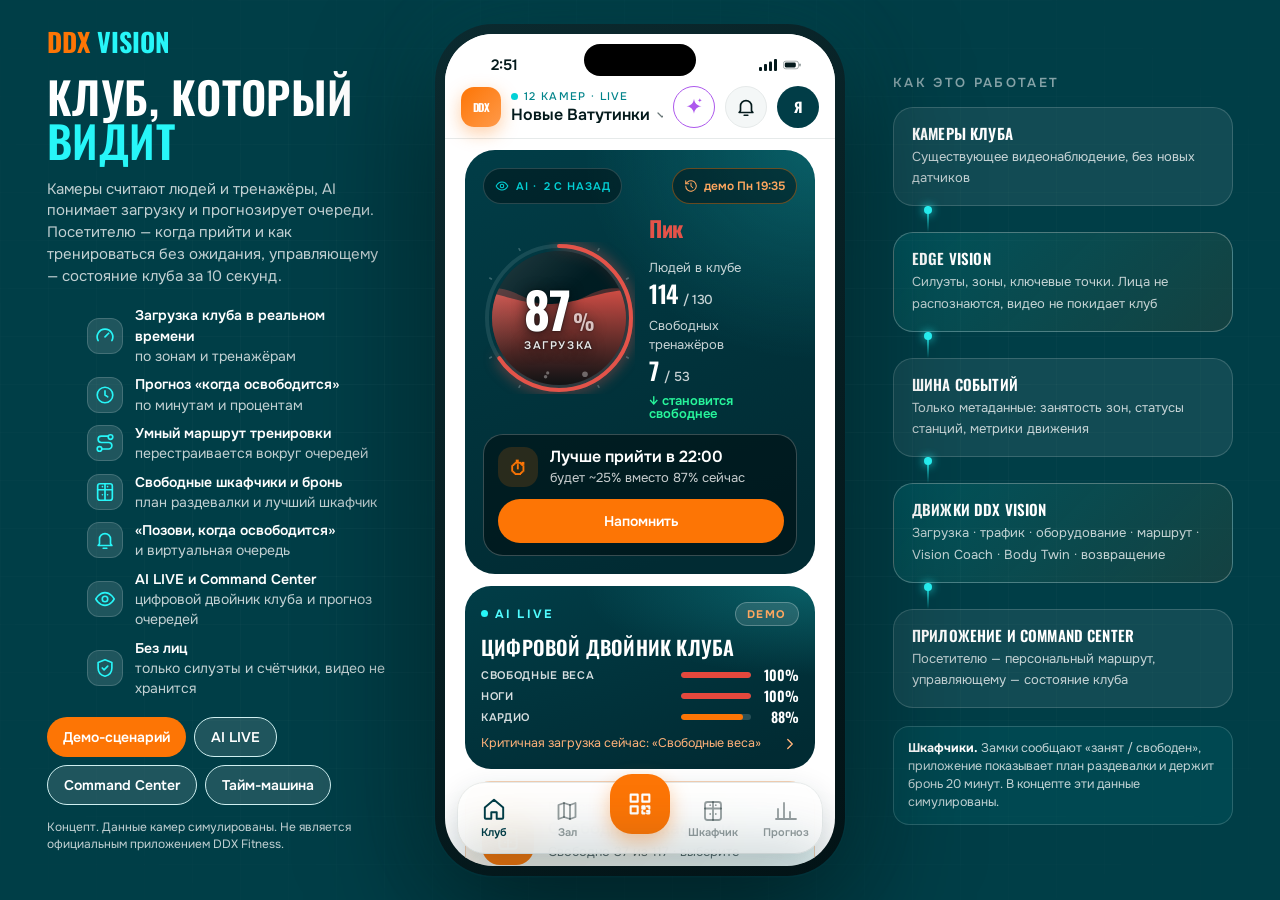
<file: index.html>
<!doctype html>
<html lang="ru">
<head>
<meta charset="utf-8">
<meta name="viewport" content="width=device-width, initial-scale=1, viewport-fit=cover, user-scalable=no">
<title>DDX Vision — интеллект физического клуба</title>
<meta name="description" content="Концепт DDX Vision для DDX Fitness: цифровой двойник клуба (AI LIVE), прогноз перегрузок, умный маршрут тренировки, Vision Coach, Body Twin и Command Center управляющего. Демо-данные.">
<meta name="theme-color" content="#FFFFFF">
<meta name="apple-mobile-web-app-capable" content="yes">
<meta name="mobile-web-app-capable" content="yes">
<meta name="apple-mobile-web-app-status-bar-style" content="default">
<meta name="apple-mobile-web-app-title" content="DDX Vision">
<link rel="icon" href="data:image/svg+xml,%3Csvg%20xmlns%3D%22http%3A%2F%2Fwww.w3.org%2F2000%2Fsvg%22%20viewBox%3D%220%200%2064%2064%22%3E%3Cdefs%3E%3ClinearGradient%20id%3D%22g%22%20x1%3D%220%22%20y1%3D%220%22%20x2%3D%220%22%20y2%3D%221%22%3E%3Cstop%20offset%3D%220%22%20stop-color%3D%22%23043E46%22%2F%3E%3Cstop%20offset%3D%221%22%20stop-color%3D%22%23000D0F%22%2F%3E%3C%2FlinearGradient%3E%3C%2Fdefs%3E%3Crect%20width%3D%2264%22%20height%3D%2264%22%20rx%3D%2216%22%20fill%3D%22url(%23g)%22%2F%3E%3Cpath%20d%3D%22M14%2040a20%2020%200%201%201%2036%200%22%20fill%3D%22none%22%20stroke%3D%22%23FF7D20%22%20stroke-width%3D%225%22%20stroke-linecap%3D%22round%22%2F%3E%3Ccircle%20cx%3D%2232%22%20cy%3D%2232%22%20r%3D%228%22%20fill%3D%22%2312D8D8%22%2F%3E%3Ccircle%20cx%3D%2232%22%20cy%3D%2232%22%20r%3D%223.2%22%20fill%3D%22%23000D0F%22%2F%3E%3C%2Fsvg%3E">
<meta name="format-detection" content="telephone=no">
<link rel="apple-touch-icon" sizes="180x180" href="apple-touch-icon.png">
<link rel="icon" type="image/png" sizes="192x192" href="icon-192.png">
<link rel="manifest" href="manifest.webmanifest">
<link rel="preconnect" href="https://fonts.googleapis.com"><link rel="preconnect" href="https://fonts.gstatic.com" crossorigin>
<link href="https://fonts.googleapis.com/css2?family=Onest:wght@400..700&family=Oswald:wght@500..700&display=swap" rel="stylesheet">
<style>
/* =====================================================================
   DDX Vision — концепт приложения. Токены взяты из дизайн-системы
   ddxfitness.ru (theme-ui: infinity / light / smart / success / warning)
   ===================================================================== */
:root {
  --bg0: #FFFFFF; --bg1: #F4F7F7; --bg2: #FFFFFF; --teal: #013D47; --teal6: #012E36;
  --cyan: #03D1D6; --cyan2: #27F6F8; --cyan3: #51FCFF; --aqua: #06B9BF; --mint: #8FE8EA; --cyanT: #00838A;
  --orange: #FD7505; --orange2: #FF8A24; --orange3: #D45F00; --orangeD: #B84F00;
  --ok: #0FA866; --ok2: #0B8F58; --warn: #E89A0C; --bad: #E5483D; --violet: #AD58ED;
  --g4: #7A8A8C; --g5: #9AA8AA; --g6: #E8EBEB;
  --text: #041A1C; --mute: rgba(4, 26, 28, .64); --dim: rgba(4, 26, 28, .42);
  --card: #FFFFFF; --card2: #EAF9F8; --line: #E6EAEA; --line2: #D3DADA;
  --display: 'Oswald', 'Arial Narrow', 'Roboto Condensed', system-ui, sans-serif;
  --sans: 'Onest', system-ui, -apple-system, 'Segoe UI', Roboto, sans-serif;
  --hand: 'Caveat', 'Comic Sans MS', cursive;
  --r: 24px; --pill: 100px;
  --ease: cubic-bezier(.16, 1, .3, 1); --spring: cubic-bezier(.34, 1.56, .64, 1);
  --safe-t: env(safe-area-inset-top, 0px); --safe-b: env(safe-area-inset-bottom, 0px);
}
*, *::before, *::after { box-sizing: border-box; -webkit-tap-highlight-color: transparent; }
html, body { margin: 0; height: 100%; }
body { background: var(--bg0); color: var(--text); font: 400 15px/1.45 var(--sans); -webkit-font-smoothing: antialiased; overflow: hidden; }
button { font: inherit; color: inherit; background: none; border: 0; padding: 0; cursor: pointer; }
input { font: inherit; color: inherit; }
h1, h2, h3, h4, p { margin: 0; }
svg { display: block; }
.ico { width: 22px; height: 22px; fill: none; stroke: currentColor; stroke-width: 1.8; stroke-linecap: round; stroke-linejoin: round; flex: none; }
.sr { position: absolute; width: 1px; height: 1px; overflow: hidden; clip: rect(0 0 0 0); }
:focus-visible { outline: 2px solid var(--cyan); outline-offset: 2px; border-radius: 10px; }
.num { font-family: var(--display); font-variant-numeric: tabular-nums; letter-spacing: -.02em; }

/* ------------------------------------------------------------ сцена */
.stage { position: relative; height: 100%; display: flex; align-items: center; justify-content: center; gap: 48px; padding: 24px; overflow: hidden;
  background: radial-gradient(60% 50% at 18% 20%, rgba(3, 209, 214, .14), transparent 70%), radial-gradient(50% 50% at 85% 85%, rgba(253, 117, 5, .12), transparent 70%), linear-gradient(180deg, var(--bg1), var(--bg0)); }
.stage::before { content: ''; position: absolute; inset: 0; background-image: linear-gradient(rgba(1, 61, 71, .05) 1px, transparent 1px), linear-gradient(90deg, rgba(1, 61, 71, .05) 1px, transparent 1px); background-size: 48px 48px; mask-image: radial-gradient(70% 70% at 50% 50%, #000, transparent); pointer-events: none; }
.device { position: relative; width: 410px; height: min(864px, calc(100vh - 48px)); border-radius: 58px; padding: 10px; background: linear-gradient(145deg, #0b2a2f, #021316); box-shadow: 0 0 0 1.5px rgba(1, 61, 71, .25), 0 40px 120px rgba(0, 0, 0, .6), 0 0 80px rgba(3, 209, 214, .12); flex: none; z-index: 2; }
.device::after { content: ''; position: absolute; top: 20px; left: 50%; width: 112px; height: 32px; margin-left: -56px; border-radius: 20px; background: #000; z-index: 60; pointer-events: none; }
.app { position: relative; width: 100%; height: 100%; border-radius: 48px; overflow: hidden; background: var(--bg0); isolation: isolate; }
.pitch, .how { position: relative; z-index: 1; width: 340px; flex: none; }
@media (max-width: 1180px) { .how { display: none; } }
@media (max-width: 860px) { .pitch { display: none; } }
/* на телефоне — полноэкранное приложение */
@media (max-width: 560px), (max-height: 640px) and (max-width: 900px) {
  .stage { display: block; padding: 0; background: var(--bg0); }
  .stage::before { display: none; }
  .device { width: 100%; height: 100%; border-radius: 0; padding: 0; background: none; box-shadow: none; }
  .device::after { display: none; }
  .app { border-radius: 0; }
  .statusbar { display: none !important; }
  .app { --top: calc(var(--safe-t) + 8px); }
}

/* -------------------------------------------------------- питч-панели */
.pitch-logo { display: flex; align-items: center; gap: 10px; margin-bottom: 28px; }
.wm { font: 800 26px/1 var(--display); letter-spacing: -.03em; }
.wm b { color: var(--orange); font-weight: 800; }
.wm i { font-style: normal; color: var(--cyan); }
.pitch h1 { font: 700 40px/1.02 var(--display); letter-spacing: -.035em; margin-bottom: 16px; }
.pitch h1 em { font-style: normal; color: var(--cyan); }
.pitch p { color: var(--mute); margin-bottom: 26px; }
.feat { display: grid; gap: 10px; margin-bottom: 26px; }
.feat li { list-style: none; display: grid; grid-template-columns: 36px 1fr; gap: 12px; align-items: center; font-size: 14px; color: var(--mute); }
.feat li b { display: block; color: var(--text); font-weight: 600; }
.feat .fi { width: 36px; height: 36px; border-radius: 12px; display: grid; place-items: center; background: var(--card2); border: 1px solid var(--line); color: var(--cyan); }
.feat ul { margin: 0; padding: 0; }
.pitch-btns { display: flex; flex-wrap: wrap; gap: 8px; }
.note { margin-top: 22px; font-size: 12px; color: var(--dim); }
.how h3 { font: 600 13px/1 var(--sans); letter-spacing: .18em; text-transform: uppercase; color: var(--dim); margin-bottom: 18px; }
.pipe { display: grid; gap: 0; }
.pipe-s { position: relative; padding: 16px 18px; border-radius: 20px; background: var(--card); border: 1px solid var(--line); }
.pipe-s b { display: block; font: 600 15px/1.2 var(--display); letter-spacing: -.01em; margin-bottom: 4px; }
.pipe-s span { font-size: 13px; color: var(--mute); }
.pipe-a { height: 26px; position: relative; }
.pipe-a::before { content: ''; position: absolute; left: 34px; top: 0; bottom: 0; width: 2px; background: linear-gradient(var(--cyan), transparent); }
.pipe-a::after { content: ''; position: absolute; left: 31px; top: 0; width: 8px; height: 8px; border-radius: 50%; background: var(--cyan); box-shadow: 0 0 10px var(--cyan); animation: flow 1.6s linear infinite; }
@keyframes flow { to { transform: translateY(26px); opacity: 0; } }
.pipe-s.is-ai { background: linear-gradient(135deg, rgba(3, 209, 214, .14), rgba(253, 117, 5, .08)); border-color: var(--line2); }

/* -------------------------------------------------------------- кнопки */
.btn { display: inline-flex; align-items: center; justify-content: center; gap: 8px; height: 52px; padding: 0 22px; border-radius: var(--pill); font: 600 15px/1 var(--sans); transition: transform .3s var(--spring), background-color .3s, box-shadow .3s; white-space: nowrap; }
.btn:active { transform: scale(.96); }
.btn--o { background: var(--orange); color: #fff; box-shadow: 0 10px 30px rgba(253, 117, 5, .35); }
.btn--o:hover { background: var(--orange2); }
.btn--c { background: var(--cyan); color: var(--bg0); box-shadow: 0 10px 30px rgba(3, 209, 214, .25); }
.btn--g { background: var(--card2); border: 1px solid var(--line); color: var(--text); }
.btn--g:hover { border-color: var(--line2); }
.btn--sm { height: 40px; padding: 0 16px; font-size: 14px; }
.btn--w { width: 100%; }
.btn .ico { width: 18px; height: 18px; }
.chip { display: inline-flex; align-items: center; gap: 6px; height: 34px; padding: 0 14px; border-radius: var(--pill); background: var(--card); border: 1px solid var(--line); font: 500 13px/1 var(--sans); color: var(--mute); white-space: nowrap; transition: background-color .3s, color .3s, border-color .3s; }
.chip.is-on { background: var(--text); color: var(--bg0); border-color: var(--text); }
.chips { display: flex; gap: 6px; overflow-x: auto; scrollbar-width: none; padding: 2px 20px; margin: 0 -20px; }
.chips::-webkit-scrollbar { display: none; }

/* ------------------------------------------------------- статус-бар/шапка */
.statusbar { position: absolute; top: 0; left: 0; right: 0; height: 50px; z-index: 50; display: flex; align-items: center; justify-content: space-between; padding: 12px 34px 0 46px; font: 600 15px/1 var(--sans); pointer-events: none; }
.statusbar .sb-r { display: flex; gap: 6px; align-items: center; }
.statusbar svg { width: 18px; height: 12px; fill: var(--text); }
.app { --top: 52px; }
.top { position: absolute; left: 0; right: 0; top: 0; z-index: 30; padding: var(--top) 16px 10px; display: flex; align-items: center; gap: 10px; background: linear-gradient(180deg, var(--bg0) 55%, rgba(0, 13, 15, 0)); }
.club-btn { display: flex; align-items: center; gap: 10px; min-width: 0; flex: 1; text-align: left; }
.club-mark { width: 40px; height: 40px; border-radius: 13px; display: grid; place-items: center; background: linear-gradient(135deg, var(--orange), #ff9a4a); font: 800 11px/1 var(--display); letter-spacing: -.04em; color: #fff; flex: none; box-shadow: 0 6px 18px rgba(253, 117, 5, .35); }
.club-t { min-width: 0; }
.club-t small { display: flex; align-items: center; gap: 6px; font: 500 11px/1 var(--sans); letter-spacing: .12em; text-transform: uppercase; color: var(--cyan); margin-bottom: 4px; }
.club-t b { display: flex; align-items: center; gap: 4px; font: 600 16px/1.1 var(--sans); white-space: nowrap; overflow: hidden; text-overflow: ellipsis; }
.club-t b .ico { width: 16px; height: 16px; opacity: .6; }
.live { width: 7px; height: 7px; border-radius: 50%; background: var(--cyan); box-shadow: 0 0 0 0 rgba(3, 209, 214, .7); animation: live 1.8s infinite; flex: none; }
@keyframes live { 70% { box-shadow: 0 0 0 8px rgba(3, 209, 214, 0); } 100% { box-shadow: 0 0 0 0 rgba(3, 209, 214, 0); } }
.top-btn { position: relative; width: 42px; height: 42px; border-radius: 50%; display: grid; place-items: center; background: var(--card2); border: 1px solid var(--line); flex: none; }
.top-btn .badge { position: absolute; top: -2px; right: -2px; min-width: 18px; height: 18px; padding: 0 5px; border-radius: 9px; background: var(--orange); color: #fff; font: 700 10px/18px var(--sans); text-align: center; }
.top-btn .badge:empty { display: none; }
.ava { font: 700 14px/1 var(--display); background: linear-gradient(135deg, var(--teal), var(--bg2)); color: var(--cyan); }

/* --------------------------------------------------------------- экраны */
.screens { position: absolute; inset: 0; }
.screen { position: absolute; inset: 0; overflow-y: auto; overflow-x: hidden; padding: calc(var(--top) + 64px) 20px calc(110px + var(--safe-b)); scrollbar-width: none; opacity: 0; visibility: hidden; transform: translateX(24px); transition: opacity .35s var(--ease), transform .45s var(--ease), visibility 0s .45s; overscroll-behavior: contain; }
.screen::-webkit-scrollbar { display: none; }
.screen.is-on { opacity: 1; visibility: visible; transform: none; transition: opacity .35s var(--ease), transform .45s var(--ease), visibility 0s; }
.screen.is-left { transform: translateX(-24px); }
.h-title { font: 700 26px/1.08 var(--display); letter-spacing: -.035em; margin-bottom: 4px; }
.h-sub { color: var(--mute); font-size: 14px; margin-bottom: 18px; }
.sec { margin-top: 26px; }
.sec-h { display: flex; align-items: baseline; justify-content: space-between; margin-bottom: 12px; }
.sec-h h3 { font: 600 17px/1.2 var(--display); letter-spacing: -.02em; }
.sec-h button, .sec-h a { font-size: 13px; color: var(--cyan); }
.card { position: relative; border-radius: var(--r); background: var(--card); border: 1px solid var(--line); padding: 18px; }

/* ------------------------------------------------------------ главный */
.hero { position: relative; border-radius: 30px; padding: 20px; overflow: hidden; background: radial-gradient(120% 90% at 100% 0%, rgba(3, 209, 214, .2), transparent 55%), linear-gradient(160deg, var(--teal), var(--bg1) 70%); border: 1px solid var(--line2); }
.hero::after { content: ''; position: absolute; inset: 0; background: repeating-linear-gradient(0deg, rgba(1, 61, 71, .045) 0 1px, transparent 1px 4px); pointer-events: none; mix-blend-mode: screen; }
.hero-scan { position: absolute; left: 0; right: 0; height: 60px; top: -60px; background: linear-gradient(180deg, transparent, rgba(3, 209, 214, .14), transparent); animation: scan 4.5s linear infinite; pointer-events: none; }
@keyframes scan { to { transform: translateY(420px); } }
.hero-top { position: relative; z-index: 1; display: flex; justify-content: space-between; align-items: center; gap: 8px; margin-bottom: 4px; }
.cam-pill { white-space: nowrap; display: inline-flex; align-items: center; gap: 7px; height: 28px; padding: 0 11px; border-radius: var(--pill); background: rgba(0, 13, 15, .45); border: 1px solid var(--line); font: 600 11px/1 var(--sans); letter-spacing: .08em; text-transform: uppercase; color: var(--cyan); }
.time-pill { font: 600 12px/1 var(--sans); color: var(--mute); display: inline-flex; align-items: center; gap: 6px; height: 28px; padding: 0 11px; border-radius: var(--pill); background: rgba(0, 13, 15, .45); border: 1px solid var(--line); }
.time-pill.is-demo { color: var(--orange3); border-color: rgba(253, 117, 5, .4); }
.hero-main { position: relative; z-index: 1; display: grid; grid-template-columns: 152px 1fr; gap: 14px; align-items: center; margin-top: 6px; }
.gauge { position: relative; width: 152px; height: 152px; }
.gauge svg { width: 100%; height: 100%; transform: rotate(135deg); overflow: visible; }
.gauge .g-bg { fill: none; stroke: rgba(4, 26, 28, .08); stroke-width: 14; stroke-linecap: round; }
.gauge .g-fg { fill: none; stroke: var(--lvl, var(--cyan)); stroke-width: 14; stroke-linecap: round; transition: stroke-dashoffset 1.2s var(--ease); filter: drop-shadow(0 0 10px var(--lvl, var(--cyan))); }
.gauge .g-tick { stroke: rgba(4, 26, 28, .22); stroke-width: 2; }
.gauge-c { position: absolute; inset: 0; display: grid; place-content: center; text-align: center; }
.gauge-c .num { font-size: 44px; font-weight: 700; line-height: .9; }
.gauge-c .num small { font-size: 22px; font-weight: 600; margin-left: 2px; opacity: .7; }
.gauge-c span { font: 600 11px/1 var(--sans); letter-spacing: .14em; text-transform: uppercase; color: var(--mute); margin-top: 8px; }
.lvl { display: inline-flex; align-items: center; gap: 7px; font: 700 17px/1.15 var(--display); letter-spacing: -.02em; margin-bottom: 8px; color: var(--lvl, var(--cyan)); }
.hero-stat { display: grid; gap: 10px; }
.hs { display: grid; gap: 2px; }
.hs small { font-size: 12px; color: var(--mute); }
.hs b { font: 600 19px/1.1 var(--display); white-space: nowrap; letter-spacing: -.02em; }
.hs b i { font-style: normal; font-size: 13px; color: var(--mute); font-family: var(--sans); font-weight: 500; }
.trend { display: inline-flex; align-items: center; gap: 4px; font: 600 13px/1 var(--sans); }
.trend.up { color: var(--orange3); } .trend.down { color: var(--ok); }
.spark { position: relative; z-index: 1; height: 48px; margin-top: 14px; }
.spark svg { width: 100%; height: 100%; overflow: visible; }
.predict { position: relative; z-index: 1; margin-top: 14px; padding: 14px 16px; border-radius: 18px; background: rgba(0, 13, 15, .5); border: 1px solid var(--line); display: grid; grid-template-columns: 1fr auto; gap: 4px 12px; align-items: center; }
.predict small { color: var(--mute); font-size: 12px; grid-column: 1 / -1; }
.predict b { font: 600 16px/1.25 var(--sans); }
.predict b em { font-style: normal; color: var(--cyan); }
.predict .bar { grid-column: 1 / -1; height: 6px; border-radius: 3px; background: rgba(4, 26, 28, .08); overflow: hidden; margin-top: 6px; }
.predict .bar i { display: block; height: 100%; width: 0; border-radius: inherit; background: linear-gradient(90deg, var(--orange), var(--cyan)); transition: width 1.2s var(--ease); }
.sticker { position: absolute; z-index: 3; font: 700 26px/1 var(--hand); color: var(--orange); transform: rotate(-8deg); pointer-events: none; text-shadow: 0 2px 12px rgba(0, 0, 0, .5); white-space: nowrap; }
.sticker::after { content: ''; position: absolute; left: -6px; right: -8px; bottom: -6px; height: 8px; border-bottom: 2.5px solid currentColor; border-radius: 50%; transform: rotate(-2deg); }
.hero .sticker { right: 18px; bottom: 112px; }
.sticker.pop { animation: pop .8s var(--spring) both; }
@keyframes pop { from { transform: rotate(-30deg) scale(0); opacity: 0; } }

.quick { display: grid; grid-template-columns: 1fr 1fr; gap: 10px; margin-top: 12px; }
.qa { display: flex; align-items: center; gap: 12px; padding: 14px; border-radius: 20px; background: var(--card); border: 1px solid var(--line); text-align: left; transition: transform .3s var(--spring), border-color .3s; }
.qa:active { transform: scale(.97); }
.qa .qi { width: 40px; height: 40px; border-radius: 14px; display: grid; place-items: center; background: rgba(253, 117, 5, .14); color: var(--orange); flex: none; }
.qa.c .qi { background: rgba(3, 209, 214, .14); color: var(--cyan); }
.qa b { display: block; font: 600 14px/1.2 var(--sans); }
.qa small { font-size: 12px; color: var(--mute); }

.zones { display: flex; gap: 10px; overflow-x: auto; scrollbar-width: none; padding: 2px 20px 4px; margin: 0 -20px; scroll-snap-type: x mandatory; }
.zones::-webkit-scrollbar { display: none; }
.zc { flex: none; width: 150px; padding: 14px; border-radius: 22px; background: var(--card); border: 1px solid var(--line); scroll-snap-align: start; text-align: left; position: relative; overflow: hidden; }
.zc::before { content: ''; position: absolute; left: 0; right: 0; bottom: 0; height: var(--h, 0%); background: linear-gradient(0deg, color-mix(in srgb, var(--lvl) 22%, transparent), transparent); transition: height 1s var(--ease); }
.zc > * { position: relative; }
.zc small { font-size: 12px; color: var(--mute); display: block; margin-bottom: 10px; white-space: nowrap; overflow: hidden; text-overflow: ellipsis; }
.zc .num { font-size: 28px; font-weight: 700; color: var(--lvl); }
.zc .num small { display: inline; font-size: 14px; margin: 0; color: var(--lvl); opacity: .8; }
.zc span { display: block; font-size: 12px; color: var(--mute); margin-top: 6px; }
.zc .ico { position: absolute; top: 14px; right: 12px; width: 18px; height: 18px; color: var(--dim); }

.free-list { display: flex; flex-wrap: wrap; gap: 8px; }
.fl { display: inline-flex; align-items: center; gap: 8px; height: 38px; padding: 0 14px 0 10px; border-radius: var(--pill); background: rgba(30, 233, 139, .08); border: 1px solid rgba(30, 233, 139, .25); font: 500 13px/1 var(--sans); }
.fl i { width: 8px; height: 8px; border-radius: 50%; background: var(--ok); box-shadow: 0 0 8px var(--ok); }
.fl b { font-weight: 700; color: var(--ok); }

.watch { display: grid; gap: 8px; }
.wi { display: grid; grid-template-columns: 44px 1fr auto; gap: 12px; align-items: center; padding: 12px; border-radius: 20px; background: var(--card); border: 1px solid var(--line); text-align: left; width: 100%; }
.wi .wr { position: relative; width: 44px; height: 44px; }
.wi .wr svg { width: 44px; height: 44px; transform: rotate(-90deg); }
.wi .wr circle { fill: none; stroke-width: 4; }
.wi .wr .r1 { stroke: rgba(4, 26, 28, .1); }
.wi .wr .r2 { stroke: var(--warn); stroke-linecap: round; transition: stroke-dashoffset 1s var(--ease); }
.wi .wr span { position: absolute; inset: 0; display: grid; place-items: center; font: 700 11px/1 var(--display); }
.wi b { display: block; font: 600 14px/1.25 var(--sans); }
.wi small { color: var(--mute); font-size: 12px; }
.wi .q { font: 600 12px/1 var(--sans); padding: 8px 10px; border-radius: var(--pill); background: rgba(249, 178, 56, .14); color: var(--warn); }
.empty { padding: 18px; border-radius: 20px; border: 1px dashed var(--line2); color: var(--mute); font-size: 14px; text-align: center; }
.empty b { color: var(--text); }

.near { display: grid; gap: 8px; }
.nc { display: grid; grid-template-columns: 1fr auto; gap: 4px 12px; align-items: center; padding: 14px 16px; border-radius: 20px; background: var(--card); border: 1px solid var(--line); text-align: left; width: 100%; }
.nc b { font: 600 15px/1.2 var(--sans); }
.nc small { color: var(--mute); font-size: 12px; }
.nc .num { grid-row: 1 / span 2; grid-column: 2; font-size: 20px; font-weight: 700; color: var(--lvl); text-align: right; }
.nc .mb { grid-column: 1; height: 4px; border-radius: 2px; background: rgba(4, 26, 28, .08); overflow: hidden; }
.nc .mb i { display: block; height: 100%; background: var(--lvl); border-radius: inherit; }
.nc.is-cur { border-color: rgba(253, 117, 5, .45); background: rgba(253, 117, 5, .06); }

.studio { display: grid; grid-template-columns: auto 1fr auto; gap: 14px; align-items: center; }
.studio .st-t { text-align: center; padding: 10px 12px; border-radius: 16px; background: rgba(148, 30, 233, .16); color: #C090F4; }
.studio .st-t b { display: block; font: 700 18px/1 var(--display); }
.studio .st-t small { font-size: 11px; }
.studio h4 { font: 600 15px/1.2 var(--sans); margin-bottom: 4px; }
.studio p { font-size: 12px; color: var(--mute); }

.challenge { overflow: hidden; background: radial-gradient(100% 120% at 100% 0%, rgba(253, 117, 5, .22), transparent 60%), var(--card); }
.challenge h4 { font: 700 18px/1.15 var(--display); letter-spacing: -.02em; margin-bottom: 6px; }
.challenge p { font-size: 13px; color: var(--mute); margin-bottom: 14px; max-width: 26ch; }
.dots7 { display: flex; gap: 6px; }
.dots7 i { flex: 1; height: 34px; border-radius: 10px; background: rgba(4, 26, 28, .06); border: 1px solid var(--line); display: grid; place-items: center; font: 600 11px/1 var(--sans); font-style: normal; color: var(--dim); }
.dots7 i.on { background: var(--orange); border-color: var(--orange); color: #fff; }
.dots7 i.peak { background: rgba(228, 83, 73, .15); border-color: rgba(228, 83, 73, .35); color: var(--bad); }
.challenge .sticker { right: 14px; top: 14px; font-size: 24px; color: var(--cyan2); transform: rotate(6deg); }

/* --------------------------------------------------------------- зал/карта */
.map-tools { display: flex; gap: 6px; margin-bottom: 12px; }
.seg { display: flex; padding: 4px; border-radius: var(--pill); background: var(--card); border: 1px solid var(--line); gap: 2px; position: relative; }
.seg button { position: relative; z-index: 1; height: 34px; padding: 0 14px; border-radius: var(--pill); font: 600 13px/1 var(--sans); color: var(--mute); transition: color .3s; }
.seg button.is-on { color: var(--bg0); }
.seg .seg-ink { position: absolute; z-index: 0; top: 4px; bottom: 4px; left: 4px; border-radius: var(--pill); background: var(--cyan); transition: transform .5s var(--ease), width .5s var(--ease); }
.map-card { position: relative; border-radius: 28px; padding: 8px; background: linear-gradient(180deg, var(--bg2), var(--bg1)); border: 1px solid var(--line2); overflow: hidden; touch-action: pan-y; }
.map-svg { width: 100%; height: auto; }
.mz { fill: rgba(3, 209, 214, .03); stroke: rgba(1, 61, 71, .22); stroke-width: 1; transition: fill .5s; }
.mz.is-on { fill: rgba(3, 209, 214, .09); stroke: var(--cyan); }
.mz-t { font: 600 9px/1 var(--sans); fill: rgba(4, 26, 28, .55); letter-spacing: .06em; text-transform: uppercase; pointer-events: none; }
.mz-p { font: 700 10px/1 var(--display); pointer-events: none; }
.eq rect, .eq circle { transition: fill .5s, stroke .5s, filter .5s; cursor: pointer; }
.eq .b { stroke-width: 1.2; rx: 4; }
.eq.s-free .b { fill: rgba(30, 233, 139, .2); stroke: var(--ok); }
.eq.s-soon .b { fill: rgba(249, 178, 56, .22); stroke: var(--warn); }
.eq.s-busy .b { fill: rgba(228, 83, 73, .2); stroke: var(--bad); }
.eq.s-service .b { fill: rgba(106, 122, 124, .25); stroke: var(--g5); stroke-dasharray: 2 2; }
.eq.is-sel .b { stroke: #fff; stroke-width: 2.4; filter: drop-shadow(0 0 6px #fff); }
.eq.is-watch .w { display: block; }
.eq .w { display: none; fill: var(--orange); }
.eq.s-free .g { fill: var(--ok); } .eq.s-soon .g { fill: var(--warn); } .eq.s-busy .g { fill: var(--bad); } .eq.s-service .g { fill: var(--g5); }
.eq-hit { fill: transparent; }
.ppl circle { fill: var(--cyan2); filter: drop-shadow(0 0 3px var(--cyan)); }
.ppl.is-off { display: none; }
.heat { pointer-events: none; transition: opacity .6s; }
.heat.is-off { opacity: 0; }
.map-legend { display: flex; flex-wrap: wrap; gap: 12px; padding: 10px 8px 4px; font-size: 11px; color: var(--mute); }
.map-legend span { display: inline-flex; align-items: center; gap: 6px; }
.map-legend i { width: 10px; height: 10px; border-radius: 3px; }
.map-badge { position: absolute; top: 14px; right: 14px; z-index: 2; }
.eql { display: grid; gap: 6px; }
.eqr { display: grid; grid-template-columns: 10px 1fr auto; gap: 12px; align-items: center; padding: 13px 14px; border-radius: 18px; background: var(--card); border: 1px solid var(--line); text-align: left; width: 100%; transition: border-color .3s, background-color .3s; }
.eqr i { width: 10px; height: 10px; border-radius: 50%; }
.eqr b { display: block; font: 600 14px/1.25 var(--sans); }
.eqr small { color: var(--mute); font-size: 12px; }
.eqr .st { font: 600 12px/1 var(--sans); text-align: right; white-space: nowrap; }
.s-free i, .eqr.s-free i { background: var(--ok); box-shadow: 0 0 8px var(--ok); } .eqr.s-free .st { color: var(--ok); }
.eqr.s-soon i { background: var(--warn); } .eqr.s-soon .st { color: var(--warn); }
.eqr.s-busy i { background: var(--bad); } .eqr.s-busy .st { color: var(--bad); }
.eqr.s-service i { background: var(--g5); } .eqr.s-service .st { color: var(--g4); }
.eqr.is-watch { border-color: rgba(253, 117, 5, .5); }
.search { position: relative; display: block; margin-bottom: 10px; }
.search input { width: 100%; height: 46px; border-radius: var(--pill); border: 1px solid var(--line); background: var(--card); padding: 0 44px 0 18px; outline: none; color: var(--text); }
.search input::placeholder { color: var(--dim); }
.search input:focus { border-color: var(--cyan); }
.search .ico { position: absolute; right: 16px; top: 50%; margin-top: -11px; color: var(--dim); pointer-events: none; }

/* --------------------------------------------------------------- прогноз */
.days { margin-bottom: 14px; }
.chart { position: relative; padding: 16px 12px 10px; }
.chart svg { width: 100%; height: 200px; overflow: visible; }
.chart .bar-r { transition: height .8s var(--ease), y .8s var(--ease), fill .4s; cursor: pointer; }
.chart .ax { font: 500 9px/1 var(--sans); fill: var(--dim); }
.chart .now-l { stroke: var(--text); stroke-width: 1.2; stroke-dasharray: 3 3; }
.chart .now-t { font: 700 9px/1 var(--sans); fill: var(--text); }
.tip { position: absolute; z-index: 2; pointer-events: none; padding: 8px 10px; border-radius: 12px; background: var(--text); color: var(--bg0); font: 600 12px/1.3 var(--sans); transform: translate(-50%, -110%); white-space: nowrap; opacity: 0; transition: opacity .2s; }
.tip.is-on { opacity: 1; }
.legend2 { display: flex; gap: 14px; font-size: 11px; color: var(--mute); padding: 0 6px; }
.legend2 span { display: inline-flex; align-items: center; gap: 6px; }
.legend2 i { width: 10px; height: 10px; border-radius: 3px; }
.windows { display: grid; gap: 8px; }
.win { display: grid; grid-template-columns: auto 1fr auto; gap: 14px; align-items: center; padding: 14px 16px; border-radius: 20px; background: var(--card); border: 1px solid var(--line); }
.win .wt { font: 700 17px/1 var(--display); letter-spacing: -.02em; }
.win small { display: block; color: var(--mute); font-size: 12px; }
.win .num { font-size: 18px; font-weight: 700; color: var(--lvl); }
.win.best { border-color: rgba(3, 209, 214, .5); background: rgba(3, 209, 214, .08); }
.win.best .tag { position: absolute; }
.heatmap { display: grid; grid-template-columns: 26px repeat(18, 1fr); gap: 3px; font: 500 9px/1 var(--sans); color: var(--dim); }
.heatmap i { aspect-ratio: 1; border-radius: 4px; display: block; transition: transform .3s; }
.heatmap i.now { outline: 2px solid #fff; outline-offset: 1px; }
.heatmap .dl { display: flex; align-items: center; }
.heatmap .dl.is-today { color: var(--orange); font-weight: 700; }
.leave { display: grid; grid-template-columns: 1fr auto; gap: 8px 12px; align-items: center; }
.leave b { font: 700 22px/1 var(--display); color: var(--cyan); }
.leave small { color: var(--mute); font-size: 13px; }
.range { width: 100%; -webkit-appearance: none; appearance: none; height: 34px; background: none; }
.range::-webkit-slider-runnable-track { height: 6px; border-radius: 3px; background: linear-gradient(90deg, var(--cyan) var(--p, 50%), rgba(4, 26, 28, .1) var(--p, 50%)); }
.range::-webkit-slider-thumb { -webkit-appearance: none; width: 26px; height: 26px; border-radius: 50%; background: #fff; margin-top: -10px; box-shadow: 0 4px 14px rgba(0, 0, 0, .4), 0 0 0 5px rgba(3, 209, 214, .25); }
.range::-moz-range-track { height: 6px; border-radius: 3px; background: rgba(4, 26, 28, .1); }
.range::-moz-range-progress { height: 6px; border-radius: 3px; background: var(--cyan); }
.range::-moz-range-thumb { width: 24px; height: 24px; border-radius: 50%; background: #fff; border: 0; }
.toggle { position: relative; width: 52px; height: 32px; border-radius: 16px; background: rgba(4, 26, 28, .14); transition: background-color .3s; flex: none; }
.toggle::after { content: ''; position: absolute; top: 3px; left: 3px; width: 26px; height: 26px; border-radius: 50%; background: #fff; transition: transform .4s var(--spring); }
.toggle.is-on { background: var(--orange); }
.toggle.is-on::after { transform: translateX(20px); }
.row { display: flex; align-items: center; justify-content: space-between; gap: 14px; }
.row + .row { margin-top: 14px; }
.row b { font-weight: 600; font-size: 15px; }
.row small { display: block; color: var(--mute); font-size: 12px; }
.model { font-size: 12px; color: var(--mute); display: flex; flex-wrap: wrap; gap: 6px; margin-top: 10px; }
.model span { padding: 6px 10px; border-radius: var(--pill); background: var(--card); border: 1px solid var(--line); }

/* -------------------------------------------------------------- маршрут */
.goal-grid { display: grid; grid-template-columns: repeat(3, 1fr); gap: 8px; }
.goal { padding: 14px 8px; border-radius: 20px; background: var(--card); border: 1px solid var(--line); display: grid; justify-items: center; gap: 8px; font: 600 13px/1.1 var(--sans); text-align: center; transition: background-color .3s, border-color .3s, transform .3s var(--spring); }
.goal .ge { font-size: 26px; line-height: 1; }
.goal.is-on { background: rgba(253, 117, 5, .14); border-color: var(--orange); }
.goal:active { transform: scale(.95); }
.dur { display: flex; gap: 8px; margin-top: 12px; }
.dur button { flex: 1; height: 44px; border-radius: var(--pill); background: var(--card); border: 1px solid var(--line); font: 600 14px/1 var(--sans); color: var(--mute); }
.dur button.is-on { background: var(--text); color: var(--bg0); }
.route-sum { display: grid; grid-template-columns: repeat(3, 1fr); gap: 8px; margin: 16px 0 12px; }
.rs { padding: 12px; border-radius: 18px; background: var(--card); border: 1px solid var(--line); }
.rs small { display: block; font-size: 11px; color: var(--mute); margin-bottom: 6px; }
.rs b { font: 700 19px/1 var(--display); letter-spacing: -.02em; }
.rs.save { background: rgba(30, 233, 139, .1); border-color: rgba(30, 233, 139, .35); }
.rs.save b { color: var(--ok); }
.route { position: relative; display: grid; gap: 8px; }
.route::before { content: ''; position: absolute; left: 21px; top: 22px; bottom: 22px; width: 2px; background: linear-gradient(var(--orange), var(--cyan)); opacity: .5; }
.rstep { position: relative; display: grid; grid-template-columns: 44px 1fr auto; gap: 12px; align-items: center; padding: 10px 12px 10px 0; transition: transform .6s var(--ease), opacity .4s; }
.rstep .rn { position: relative; z-index: 1; width: 44px; height: 44px; border-radius: 50%; display: grid; place-items: center; background: var(--bg1); border: 2px solid var(--line2); font: 700 14px/1 var(--display); }
.rstep.is-done .rn { background: var(--ok2); border-color: var(--ok2); color: #fff; }
.rstep.is-cur .rn { background: var(--orange); border-color: var(--orange); color: #fff; box-shadow: 0 0 0 6px rgba(253, 117, 5, .2); }
.rstep b { display: block; font: 600 15px/1.25 var(--sans); }
.rstep small { color: var(--mute); font-size: 12px; }
.rstep .rst { font: 600 12px/1 var(--sans); padding: 8px 10px; border-radius: var(--pill); white-space: nowrap; }
.rst.s-free { background: rgba(30, 233, 139, .12); color: var(--ok); }
.rst.s-soon { background: rgba(249, 178, 56, .14); color: var(--warn); }
.rst.s-busy { background: rgba(228, 83, 73, .14); color: var(--bad); }
.rstep.moved { animation: moved 1s var(--ease); }
@keyframes moved { 0% { background: rgba(3, 209, 214, .25); } 100% { background: transparent; } }
.reroute { display: flex; align-items: center; gap: 10px; padding: 12px 14px; border-radius: 16px; background: rgba(3, 209, 214, .08); border: 1px solid var(--line2); font-size: 13px; color: var(--cyan); margin-bottom: 10px; }
.reroute .ico { width: 18px; height: 18px; animation: spinr 2.4s linear infinite; }
@keyframes spinr { to { transform: rotate(360deg); } }

/* ---------------------------------------------------------- тренировка (оверлей) */
.wo { position: absolute; inset: 0; z-index: 70; background: radial-gradient(90% 60% at 50% 0%, rgba(253, 117, 5, .25), transparent 60%), var(--bg0); padding: calc(var(--top) + 14px) 20px calc(24px + var(--safe-b)); display: flex; flex-direction: column; transform: translateY(100%); transition: transform .6s var(--ease); }
.wo.is-on { transform: none; }
.wo-top { display: flex; justify-content: space-between; align-items: center; margin-bottom: 20px; }
.wo-step { font: 600 12px/1 var(--sans); letter-spacing: .14em; text-transform: uppercase; color: var(--orange3); }
.wo h2 { font: 700 28px/1.05 var(--display); letter-spacing: -.035em; margin: 8px 0 6px; }
.wo .wo-eq { color: var(--mute); font-size: 14px; }
.wo-ring { position: relative; width: 230px; height: 230px; margin: 26px auto 18px; }
.wo-ring svg { width: 100%; height: 100%; transform: rotate(-90deg); }
.wo-ring circle { fill: none; stroke-width: 12; }
.wo-ring .r1 { stroke: rgba(4, 26, 28, .08); }
.wo-ring .r2 { stroke: var(--orange); stroke-linecap: round; transition: stroke-dashoffset .9s linear; filter: drop-shadow(0 0 12px rgba(253, 117, 5, .6)); }
.wo-ring div { position: absolute; inset: 0; display: grid; place-content: center; text-align: center; }
.wo-ring .num { font-size: 52px; font-weight: 700; }
.wo-ring span { font-size: 13px; color: var(--mute); }
.sets { display: flex; justify-content: center; gap: 8px; margin-bottom: 20px; }
.sets i { width: 34px; height: 8px; border-radius: 4px; background: rgba(4, 26, 28, .12); }
.sets i.on { background: var(--orange); }
.wo-next { margin-top: auto; padding: 14px 16px; border-radius: 20px; background: var(--card); border: 1px solid var(--line); display: grid; grid-template-columns: 1fr auto; gap: 4px 10px; align-items: center; margin-bottom: 14px; }
.wo-next small { color: var(--mute); font-size: 12px; grid-column: 1 / -1; }
.wo-next b { font-weight: 600; }
.wo-btns { display: grid; grid-template-columns: 1fr 1.4fr; gap: 10px; }

/* ----------------------------------------------------------- управляющий */
.kpis { display: grid; grid-template-columns: 1fr 1fr; gap: 8px; }
.kpi { padding: 14px; border-radius: 20px; background: var(--card); border: 1px solid var(--line); }
.kpi small { display: block; font-size: 12px; color: var(--mute); margin-bottom: 8px; }
.kpi .num { font-size: 26px; font-weight: 700; }
.kpi span { font-size: 12px; color: var(--mute); }
.cams { display: grid; grid-template-columns: 1fr 1fr; gap: 8px; }
.cam { position: relative; border-radius: 18px; overflow: hidden; background: #021619; border: 1px solid var(--line); aspect-ratio: 4 / 3; }
.cam.is-big { grid-column: 1 / -1; aspect-ratio: 16 / 9; }
.cam canvas { width: 100%; height: 100%; display: block; }
.cam-h { position: absolute; left: 8px; right: 8px; top: 8px; display: flex; justify-content: space-between; font: 700 9px/1 var(--sans); letter-spacing: .08em; text-transform: uppercase; color: var(--cyan2); text-shadow: 0 1px 2px #000; pointer-events: none; }
.cam-h .rec::before { content: ''; display: inline-block; width: 6px; height: 6px; border-radius: 50%; background: var(--bad); margin-right: 5px; animation: blink 1s steps(2) infinite; vertical-align: 1px; }
@keyframes blink { 50% { opacity: 0; } }
.cam:not(.is-big) .cam-h span:last-child { display: none; }
.cam-f { position: absolute; left: 8px; bottom: 8px; padding: 5px 8px; border-radius: 8px; background: rgba(0, 13, 15, .7); font: 700 11px/1 var(--display); color: var(--text); pointer-events: none; }
.alerts { display: grid; gap: 8px; }
.al { display: grid; grid-template-columns: 36px 1fr; gap: 12px; padding: 14px; border-radius: 20px; background: var(--card); border: 1px solid var(--line); }
.al .ai { width: 36px; height: 36px; border-radius: 12px; display: grid; place-items: center; }
.al.warn .ai { background: rgba(249, 178, 56, .14); color: var(--warn); }
.al.bad .ai { background: rgba(228, 83, 73, .14); color: var(--bad); }
.al.info .ai { background: rgba(3, 209, 214, .12); color: var(--cyan); }
.al b { display: block; font: 600 14px/1.3 var(--sans); }
.al p { font-size: 12px; color: var(--mute); margin: 2px 0 10px; }
.al .al-a { display: flex; gap: 6px; flex-wrap: wrap; }
.al .al-a button { height: 32px; padding: 0 12px; border-radius: var(--pill); font: 600 12px/1 var(--sans); background: var(--card2); border: 1px solid var(--line); }
.al .al-a button.pri { background: var(--orange); border-color: var(--orange); color: #fff; }
.util { display: grid; gap: 10px; }
.ut { display: grid; grid-template-columns: 1fr auto; gap: 6px 10px; font-size: 13px; }
.ut b { font-weight: 600; }
.ut span { color: var(--mute); font-variant-numeric: tabular-nums; }
.ut i { grid-column: 1 / -1; height: 6px; border-radius: 3px; background: rgba(4, 26, 28, .08); position: relative; overflow: hidden; }
.ut i::after { content: ''; position: absolute; inset: 0; width: var(--v); border-radius: inherit; background: linear-gradient(90deg, var(--cyan), var(--orange)); }
.reco { background: linear-gradient(135deg, rgba(3, 209, 214, .14), rgba(253, 117, 5, .1)); border-color: var(--line2); }
.reco h4 { font: 700 16px/1.2 var(--display); letter-spacing: -.02em; margin-bottom: 10px; display: flex; align-items: center; gap: 8px; }
.reco li { font-size: 13px; color: var(--mute); margin-bottom: 8px; padding-left: 4px; }
.reco li b { color: var(--text); font-weight: 600; }
.reco ul { margin: 0; padding-left: 18px; }

/* -------------------------------------------------------------- таббар */
.tabbar { position: absolute; z-index: 40; left: 12px; right: 12px; bottom: calc(12px + var(--safe-b)); height: 72px; border-radius: 28px; background: rgba(0, 27, 31, .78); -webkit-backdrop-filter: blur(20px) saturate(1.6); backdrop-filter: blur(20px) saturate(1.6); border: 1px solid var(--line2); display: grid; grid-template-columns: repeat(5, 1fr); align-items: center; box-shadow: 0 20px 50px rgba(0, 0, 0, .5); }
.tab { display: grid; justify-items: center; gap: 4px; font: 600 10.5px/1 var(--sans); color: var(--dim); padding: 8px 0; transition: color .3s; }
.tab .ico { width: 24px; height: 24px; transition: transform .4s var(--spring); }
.tab.is-on { color: var(--cyan); }
.tab.is-on .ico { transform: translateY(-2px) scale(1.08); }
.tab-qr { justify-self: center; width: 60px; height: 60px; border-radius: 22px; display: grid; place-items: center; background: var(--orange); color: #fff; box-shadow: 0 10px 26px rgba(253, 117, 5, .5); transform: translateY(-14px); transition: transform .3s var(--spring); }
.tab-qr:active { transform: translateY(-14px) scale(.92); }
.tab-qr .ico { width: 28px; height: 28px; }

/* ------------------------------------------------------- шторка, пуш, тост */
.backdrop { position: absolute; inset: 0; z-index: 80; background: rgba(0, 6, 8, .6); -webkit-backdrop-filter: blur(4px); backdrop-filter: blur(4px); opacity: 0; visibility: hidden; transition: opacity .4s, visibility 0s .4s; }
.backdrop.is-on { opacity: 1; visibility: visible; transition: opacity .4s; }
.sheet { position: absolute; z-index: 81; left: 0; right: 0; bottom: 0; max-height: 88%; border-radius: 32px 32px 0 0; background: linear-gradient(180deg, var(--bg2), var(--bg1)); border-top: 1px solid var(--line2); padding: 10px 20px calc(24px + var(--safe-b)); transform: translateY(105%); transition: transform .55s var(--ease); display: flex; flex-direction: column; box-shadow: 0 -20px 60px rgba(0, 0, 0, .5); }
.sheet.is-on { transform: none; }
.sheet.is-drag { transition: none; }
.sheet-h { width: 44px; height: 5px; border-radius: 3px; background: rgba(4, 26, 28, .25); margin: 0 auto 16px; flex: none; cursor: grab; }
.sheet-b { overflow-y: auto; scrollbar-width: none; margin: 0 -20px; padding: 0 20px; }
.sheet-b::-webkit-scrollbar { display: none; }
.sh-title { font: 700 22px/1.1 var(--display); letter-spacing: -.03em; margin-bottom: 4px; }
.sh-sub { color: var(--mute); font-size: 13px; margin-bottom: 16px; }
.eq-head { display: grid; grid-template-columns: 64px 1fr; gap: 14px; align-items: center; margin-bottom: 16px; }
.eq-ic { width: 64px; height: 64px; border-radius: 20px; display: grid; place-items: center; font-size: 30px; background: var(--card2); border: 1px solid var(--line); }
.eq-stat { display: inline-flex; align-items: center; gap: 8px; height: 30px; padding: 0 12px; border-radius: var(--pill); font: 600 13px/1 var(--sans); margin-top: 8px; }
.eq-stat i { width: 8px; height: 8px; border-radius: 50%; background: currentColor; }
.eq-stat.s-free { background: rgba(30, 233, 139, .12); color: var(--ok); }
.eq-stat.s-soon { background: rgba(249, 178, 56, .14); color: var(--warn); }
.eq-stat.s-busy { background: rgba(228, 83, 73, .14); color: var(--bad); }
.eq-stat.s-service { background: rgba(106, 122, 124, .2); color: var(--g4); }
.eq-grid { display: grid; grid-template-columns: 1fr 1fr; gap: 8px; margin-bottom: 14px; }
.eg { padding: 12px 14px; border-radius: 18px; background: var(--card); border: 1px solid var(--line); }
.eg small { display: block; font-size: 11px; color: var(--mute); margin-bottom: 6px; }
.eg b { font: 700 18px/1 var(--display); letter-spacing: -.02em; }
.eg b i { font: 500 12px/1 var(--sans); font-style: normal; color: var(--mute); }
.ai-note { display: flex; gap: 10px; align-items: flex-start; padding: 12px 14px; border-radius: 16px; background: rgba(3, 209, 214, .07); border: 1px solid var(--line); font-size: 12.5px; color: var(--mute); margin-bottom: 14px; }
.ai-note .ico { width: 18px; height: 18px; color: var(--cyan); margin-top: 1px; }
.sh-btns { display: grid; gap: 8px; }
.qr-card { border-radius: 28px; padding: 22px; background: #fff; color: var(--bg0); display: grid; justify-items: center; gap: 12px; margin-bottom: 14px; }
.qr-card canvas { width: 220px; height: 220px; image-rendering: pixelated; }
.qr-card b { font: 700 18px/1 var(--display); }
.qr-card small { color: #4b5b5d; font-size: 12px; }
.tariff { display: inline-flex; align-items: center; height: 26px; padding: 0 12px; border-radius: var(--pill); font: 700 11px/1 var(--sans); letter-spacing: .1em; text-transform: uppercase; color: #fff; background: linear-gradient(90deg, #00899E, #043E46); }
.club-list { display: grid; gap: 8px; }
.time-ctl { display: grid; gap: 14px; }
.time-big { font: 700 48px/1 var(--display); letter-spacing: -.04em; text-align: center; }
.time-big small { display: block; font: 500 13px/1.3 var(--sans); color: var(--mute); letter-spacing: 0; margin-top: 6px; }
.prof { display: grid; grid-template-columns: 64px 1fr; gap: 14px; align-items: center; margin-bottom: 18px; }
.prof .ava { width: 64px; height: 64px; border-radius: 22px; display: grid; place-items: center; font-size: 22px; border: 1px solid var(--line2); }
.prof b { display: block; font: 700 20px/1.1 var(--display); letter-spacing: -.02em; margin-bottom: 6px; }
.menu-list { display: grid; gap: 6px; margin-top: 14px; }
.ml { display: grid; grid-template-columns: 40px 1fr auto; gap: 12px; align-items: center; padding: 12px 14px; border-radius: 18px; background: var(--card); border: 1px solid var(--line); text-align: left; width: 100%; }
.ml .mi { width: 40px; height: 40px; border-radius: 13px; display: grid; place-items: center; background: var(--card2); color: var(--cyan); }
.ml b { display: block; font-weight: 600; font-size: 14px; }
.ml small { color: var(--mute); font-size: 12px; }
.ml.orange .mi { background: rgba(253, 117, 5, .14); color: var(--orange); }
.privacy-ill { display: grid; grid-template-columns: 1fr auto 1fr; gap: 10px; align-items: center; margin: 6px 0 16px; text-align: center; font-size: 11px; color: var(--mute); }
.privacy-ill .pv { border-radius: 18px; aspect-ratio: 1; display: grid; place-items: center; background: var(--card); border: 1px solid var(--line); overflow: hidden; }
.privacy-ill svg { width: 80%; height: 80%; }
.widget-prev { display: grid; grid-template-columns: 1fr 1fr; gap: 10px; margin: 6px 0 16px; }
.wdg { aspect-ratio: 1; border-radius: 26px; padding: 14px; background: linear-gradient(160deg, var(--teal), var(--bg0)); border: 1px solid var(--line2); display: flex; flex-direction: column; justify-content: space-between; }
.wdg small { font: 700 10px/1 var(--sans); letter-spacing: .1em; text-transform: uppercase; color: var(--orange); }
.wdg .num { font-size: 34px; font-weight: 700; color: var(--cyan); line-height: 1; }
.wdg span { font-size: 11px; color: var(--mute); }
.wdg.o { background: linear-gradient(160deg, #3a1a05, var(--bg0)); }
.wdg.o .num { color: var(--orange); }

.push { position: absolute; z-index: 90; left: 10px; right: 10px; top: calc(var(--top) - 6px); display: grid; grid-template-columns: 40px 1fr; gap: 12px; align-items: center; padding: 12px 14px; border-radius: 24px; background: rgba(4, 62, 70, .82); -webkit-backdrop-filter: blur(22px) saturate(1.5); backdrop-filter: blur(22px) saturate(1.5); border: 1px solid var(--line2); box-shadow: 0 20px 40px rgba(0, 0, 0, .45); transform: translateY(calc(-100% - var(--top) - 30px)); visibility: hidden; transition: transform .6s var(--spring), visibility 0s .6s; cursor: pointer; }
.push.is-on { transform: none; visibility: visible; transition: transform .6s var(--spring), visibility 0s; }
.push .pi { width: 40px; height: 40px; border-radius: 12px; display: grid; place-items: center; background: var(--orange); font: 800 10px/1 var(--display); color: #fff; letter-spacing: -.04em; }
.push b { display: flex; justify-content: space-between; font: 600 14px/1.2 var(--sans); }
.push b small { font-weight: 500; color: var(--mute); font-size: 11px; }
.push p { font-size: 13px; color: rgba(4, 26, 28, .82); margin-top: 2px; }
.toast { position: absolute; z-index: 91; left: 50%; bottom: calc(100px + var(--safe-b)); transform: translate(-50%, 20px); padding: 12px 18px; border-radius: var(--pill); background: var(--text); color: var(--bg0); font: 600 13px/1.2 var(--sans); opacity: 0; transition: opacity .3s, transform .4s var(--spring); pointer-events: none; white-space: nowrap; max-width: 90%; overflow: hidden; text-overflow: ellipsis; }
.toast.is-on { opacity: 1; transform: translate(-50%, 0); }


/* ------------------------------------------------- удобство: v2 */
.verdict { position: relative; z-index: 1; display: grid; grid-template-columns: 40px 1fr auto; gap: 12px; align-items: center; margin-top: 14px; padding: 12px 12px 12px 14px; border-radius: 20px; background: rgba(0, 13, 15, .55); border: 1px solid var(--line2); }
.vd-i { width: 40px; height: 40px; border-radius: 14px; display: grid; place-items: center; font: 800 18px/1 var(--display); }
.vd-i.ok { background: rgba(30, 233, 139, .16); color: var(--ok); }
.vd-i.no { background: rgba(253, 117, 5, .16); color: var(--orange); }
.vd-t b { display: block; font: 600 16px/1.2 var(--sans); }
.vd-t small { display: block; font-size: 13px; color: var(--mute); margin-top: 2px; }
.verdict .btn--sm { grid-column: 1 / -1; width: 100%; height: 44px; padding: 0 14px; }
.favs { display: grid; grid-template-columns: 1fr 1fr; gap: 10px; }
.fv { position: relative; display: grid; gap: 4px; padding: 14px 14px 16px; border-radius: 22px; background: var(--card); border: 1px solid var(--line); text-align: left; overflow: hidden; transition: transform .3s var(--spring), border-color .3s; }
.fv:active { transform: scale(.97); }
.fv-e { font-size: 24px; line-height: 1; margin-bottom: 6px; }
.fv b { font: 600 14px/1.25 var(--sans); }
.fv-s { font: 600 13px/1.2 var(--sans); }
.fv-ok .fv-s { color: var(--ok); } .fv-soon .fv-s { color: var(--warn); } .fv-busy .fv-s { color: var(--bad); }
.fv-ok { border-color: rgba(30, 233, 139, .3); }
.fv-bar { position: absolute; left: 0; right: 0; bottom: 0; height: 4px; background: rgba(4, 26, 28, .06); }
.fv-bar i { display: block; height: 100%; background: var(--ok); transition: width .8s var(--ease); }
.fv-busy .fv-bar i, .fv-soon .fv-bar i { background: var(--warn); }
.fv-add { border-style: dashed; color: var(--mute); }
.fv-add .fv-e { color: var(--cyan); }
.fv-add .fv-s { color: var(--dim); font-weight: 500; }
.fav-pick { display: flex; flex-wrap: wrap; gap: 8px; margin-bottom: 18px; }
.fav-pick .chip { height: 40px; font-size: 14px; }
.fav-pick h4 { width: 100%; font: 600 12px/1 var(--sans); letter-spacing: .14em; text-transform: uppercase; color: var(--dim); margin: 8px 0 2px; }
.chip--free.is-on { background: var(--ok); border-color: var(--ok); color: var(--bg0); }
.eqg { border-radius: 20px; background: var(--card); border: 1px solid var(--line); overflow: hidden; }
.eqg .eqr { border: 0; background: none; grid-template-columns: 10px 1fr auto 18px; }
.eqg .chev { width: 18px; height: 18px; color: var(--dim); transition: transform .4s var(--ease); }
.eqg.is-open .chev { transform: rotate(180deg); }
.eqg-u { display: grid; gap: 4px; padding: 0 10px 10px; }
.equ { display: grid; grid-template-columns: 8px 44px 1fr; gap: 10px; align-items: center; padding: 11px 12px; border-radius: 14px; background: rgba(0, 13, 15, .45); text-align: left; font-size: 13px; }
.equ i { width: 8px; height: 8px; border-radius: 50%; }
.equ b { font: 700 13px/1 var(--display); }
.equ span { color: var(--mute); }
.equ.s-free i { background: var(--ok); } .equ.s-free span { color: var(--ok); }
.equ.s-soon i { background: var(--warn); } .equ.s-soon span { color: var(--warn); }
.equ.s-busy i { background: var(--bad); }
.equ.s-service i { background: var(--g5); }
.eqg .eqr.s-free .st { color: var(--ok); }
.map-back { position: absolute; z-index: 3; top: 12px; left: 12px; display: inline-flex; align-items: center; gap: 6px; height: 36px; padding: 0 14px 0 10px; border-radius: var(--pill); background: var(--text); color: var(--bg0); font: 600 13px/1 var(--sans); box-shadow: 0 8px 20px rgba(0, 0, 0, .35); }
.map-back .ico { width: 16px; height: 16px; transform: rotate(90deg); }
.map-back[hidden] { display: none; }
.sheet-x { position: absolute; top: 14px; right: 16px; width: 38px; height: 38px; border-radius: 50%; display: grid; place-items: center; background: var(--card2); border: 1px solid var(--line); z-index: 2; }
.sheet-x .ico { width: 18px; height: 18px; }
.sh-title { padding-right: 44px; }
/* крупнее мелкий текст */
.hs small, .zc span, .zc small, .nc small, .eqr small, .wi small, .win small, .studio p, .kpi small, .kpi span, .rs small, .eg small, .predict small, .rstep small { font-size: 13px; }
.tab { font-size: 11px; }

/* ---------------------------------------------------- появление контента */
.screen.is-on .rv { animation: rise .7s var(--ease) both; }
.screen.is-on .rv:nth-child(2) { animation-delay: .05s; } .screen.is-on .rv:nth-child(3) { animation-delay: .1s; } .screen.is-on .rv:nth-child(4) { animation-delay: .15s; } .screen.is-on .rv:nth-child(5) { animation-delay: .2s; } .screen.is-on .rv:nth-child(6) { animation-delay: .25s; } .screen.is-on .rv:nth-child(n+7) { animation-delay: .3s; }
@keyframes rise { from { opacity: 0; transform: translateY(18px); } }
.splash { position: absolute; inset: 0; z-index: 200; background: radial-gradient(70% 50% at 50% 45%, rgba(3, 209, 214, .18), transparent 70%), var(--bg0); display: grid; place-content: center; justify-items: center; gap: 18px; transition: opacity .6s, visibility 0s .6s; }
.splash.is-off { opacity: 0; visibility: hidden; }
.splash .wm { font-size: 38px; }
.splash-eye { width: 120px; height: 120px; position: relative; }
.splash-eye svg { width: 100%; height: 100%; }
.splash-eye .ring { fill: none; stroke: var(--cyan); stroke-width: 2; stroke-dasharray: 6 8; animation: spinr 6s linear infinite; transform-origin: 60px 60px; }
.splash-eye .ring2 { fill: none; stroke: var(--orange); stroke-width: 3; stroke-dasharray: 90 400; stroke-linecap: round; animation: spinr 1.4s linear infinite; transform-origin: 60px 60px; }
.splash small { font: 600 11px/1 var(--sans); letter-spacing: .3em; text-transform: uppercase; color: var(--mute); }
@media (max-width: 560px), (max-height: 640px) and (max-width: 900px) { .app { --top: calc(var(--safe-t) + 10px); } }
@media (prefers-reduced-motion: reduce) { *, *::before, *::after { animation-duration: .001ms !important; animation-iteration-count: 1 !important; transition-duration: .001ms !important; } }

/* =====================================================================
   v3: живой стиль — аврора, жидкая шкала, лента событий, DDX AI,
   «живая активность», конфетти, обновление свайпом
   ===================================================================== */
.app::before { content: ''; position: absolute; inset: -20%; z-index: 0; pointer-events: none; opacity: .55;
  background: radial-gradient(28% 22% at 20% 18%, rgba(3, 209, 214, .22), transparent 70%), radial-gradient(26% 20% at 82% 62%, rgba(253, 117, 5, .16), transparent 70%), radial-gradient(30% 26% at 40% 92%, rgba(4, 137, 158, .2), transparent 70%);
  animation: aurora 22s ease-in-out infinite alternate; filter: blur(10px); }
@keyframes aurora { 0% { transform: translate3d(0, 0, 0) rotate(0deg); } 50% { transform: translate3d(4%, -3%, 0) rotate(8deg); } 100% { transform: translate3d(-3%, 4%, 0) rotate(-6deg); } }
.screens, .top, .tabbar { z-index: 1; }
.top { z-index: 30; }
.tabbar { z-index: 40; }
.card, .zc, .fv, .nc, .qa, .eqg, .win, .kpi, .al, .rs, .wi { -webkit-backdrop-filter: blur(6px); backdrop-filter: blur(6px); }

/* жидкая шкала загрузки */
.gauge.liquid { width: 152px; height: 152px; }
.gauge.liquid canvas { width: 100%; height: 100%; display: block; }
.gauge.liquid .gauge-c .num, .gauge.liquid .gauge-c span { text-shadow: 0 2px 14px rgba(0, 13, 15, .85), 0 0 2px rgba(0, 13, 15, .9); }
.gauge.liquid .gauge-c span { color: rgba(4, 26, 28, .85); }

/* лента событий зала */
.ticker { position: relative; z-index: 1; height: 30px; margin: 10px 0 2px; border-radius: var(--pill); background: rgba(0, 13, 15, .45); border: 1px solid var(--line); overflow: hidden; display: flex; align-items: center; padding: 0 12px 0 10px; gap: 8px; }
.ticker .tk-dot { width: 7px; height: 7px; border-radius: 50%; background: var(--ok); box-shadow: 0 0 8px var(--ok); flex: none; animation: live 1.8s infinite; }
.ticker .tk-box { position: relative; flex: 1; height: 100%; overflow: hidden; }
.ticker .tk { position: absolute; left: 0; right: 0; top: 0; height: 30px; line-height: 30px; font: 500 12.5px/30px var(--sans); color: rgba(4, 26, 28, .82); white-space: nowrap; overflow: hidden; text-overflow: ellipsis; animation: tkIn .5s var(--ease) both; }
.ticker .tk.out { animation: tkOut .4s var(--ease) both; }
.ticker .tk b { color: var(--text); font-weight: 600; }
.ticker .tk i { font-style: normal; color: var(--dim); margin-left: 6px; }
@keyframes tkIn { from { transform: translateY(100%); opacity: 0; } }
@keyframes tkOut { to { transform: translateY(-100%); opacity: 0; } }

/* быстрые действия */
.quick4 { display: grid; grid-template-columns: repeat(4, 1fr); gap: 6px; margin-top: 14px; }
.quick4 button { display: grid; justify-items: center; gap: 8px; padding: 6px 0; font: 600 12px/1.1 var(--sans); color: var(--mute); }
.q4i { width: 60px; height: 60px; border-radius: 22px; display: grid; place-items: center; background: var(--card2); border: 1px solid var(--line); color: var(--cyan); transition: transform .35s var(--spring), box-shadow .35s; }
.q4i .ico { width: 26px; height: 26px; }
.quick4 button:active .q4i { transform: scale(.9); }
.q4i.o { background: var(--orange); border-color: var(--orange); color: #fff; box-shadow: 0 10px 24px rgba(253, 117, 5, .35); }
.q4i.ai { background: conic-gradient(from 180deg, #FD7505, #03D1D6, #941EE9, #FD7505); border: 0; color: #fff; position: relative; }
.q4i.ai::after { content: ''; position: absolute; inset: 2px; border-radius: 20px; background: var(--bg1); }
.q4i.ai .ico { position: relative; z-index: 1; color: #fff; fill: #fff; stroke: none; }
.ask { position: relative; width: 100%; display: grid; grid-template-columns: 36px 1fr 36px; gap: 10px; align-items: center; margin-top: 14px; padding: 8px 8px 8px 10px; border-radius: var(--pill); background: rgba(0, 13, 15, .5); border: 1px solid transparent; background-clip: padding-box; text-align: left; isolation: isolate; }
.ask::before { content: ''; position: absolute; inset: -1px; z-index: -1; border-radius: inherit; background: linear-gradient(90deg, #FD7505, #03D1D6, #941EE9); opacity: .8; }
.ask::after { content: ''; position: absolute; inset: 0; z-index: -1; border-radius: inherit; background: #021417; }
.ask-ic { width: 36px; height: 36px; border-radius: 50%; display: grid; place-items: center; background: linear-gradient(135deg, #FD7505, #03D1D6); color: #fff; font-size: 17px; }
.ask-t { font: 500 14px/1.2 var(--sans); color: var(--mute); white-space: nowrap; overflow: hidden; text-overflow: ellipsis; }
.ask-mic { width: 36px; height: 36px; border-radius: 50%; display: grid; place-items: center; background: var(--card2); color: var(--cyan); }
.ask-mic .ico { width: 18px; height: 18px; }
.ask-sug { display: flex; gap: 6px; overflow-x: auto; scrollbar-width: none; padding: 2px 20px; margin: 10px -20px 0; }
.ask-sug::-webkit-scrollbar { display: none; }
.ask-sug button { flex: none; height: 32px; padding: 0 12px; border-radius: var(--pill); background: var(--card); border: 1px solid var(--line); font: 500 12.5px/1 var(--sans); color: var(--text); }
.ai-btn { background: linear-gradient(135deg, rgba(253, 117, 5, .25), rgba(3, 209, 214, .25)); border-color: rgba(253, 117, 5, .4); }
.ai-btn .ico { fill: #fff; stroke: none; width: 20px; height: 20px; }

/* чат DDX AI */
.chat { display: flex; flex-direction: column; height: min(72vh, 660px); }
.chat-h { display: flex; align-items: center; gap: 12px; margin-bottom: 12px; padding-right: 44px; }
.chat-av { width: 44px; height: 44px; border-radius: 16px; display: grid; place-items: center; background: conic-gradient(from 200deg, #FD7505, #03D1D6, #941EE9, #FD7505); color: #fff; font: 800 13px/1 var(--display); flex: none; box-shadow: 0 8px 20px rgba(3, 209, 214, .25); }
.chat-h b { display: block; font: 700 18px/1.1 var(--display); letter-spacing: -.02em; }
.chat-h small { font-size: 12px; color: var(--mute); }
.chat-log { flex: 1; overflow-y: auto; display: flex; flex-direction: column; gap: 10px; padding: 4px 2px 10px; scrollbar-width: none; }
.chat-log::-webkit-scrollbar { display: none; }
.msg { max-width: 86%; display: grid; gap: 8px; animation: rise .45s var(--ease) both; }
.msg.me { align-self: flex-end; }
.msg.bot { align-self: flex-start; }
.bub { padding: 11px 14px; border-radius: 20px; font-size: 14.5px; line-height: 1.45; }
.msg.me .bub { background: var(--orange); color: #fff; border-bottom-right-radius: 6px; }
.msg.bot .bub { background: var(--card2); border: 1px solid var(--line); border-bottom-left-radius: 6px; }
.bub b { font-weight: 700; }
.bub em { font-style: normal; color: var(--cyan); font-weight: 600; }
.msg-acts { display: flex; flex-wrap: wrap; gap: 6px; }
.msg-acts button { height: 34px; padding: 0 13px; border-radius: var(--pill); font: 600 12.5px/1 var(--sans); background: rgba(3, 209, 214, .12); border: 1px solid rgba(3, 209, 214, .35); color: var(--cyan); }
.msg-acts button.pri { background: var(--orange); border-color: var(--orange); color: #fff; }
.msg-cards { display: grid; gap: 6px; }
.mc { display: grid; grid-template-columns: 10px 1fr auto; gap: 10px; align-items: center; padding: 10px 12px; border-radius: 14px; background: rgba(0, 13, 15, .55); border: 1px solid var(--line); font-size: 13px; text-align: left; }
.mc i { width: 8px; height: 8px; border-radius: 50%; }
.mc.s-free i { background: var(--ok); } .mc.s-soon i { background: var(--warn); } .mc.s-busy i { background: var(--bad); } .mc.s-service i { background: var(--g5); }
.mc span { color: var(--mute); font-weight: 600; font-size: 12px; }
.mc.s-free span { color: var(--ok); } .mc.s-soon span { color: var(--warn); }
.typing { display: inline-flex; gap: 4px; padding: 14px 16px; border-radius: 20px; background: var(--card2); border: 1px solid var(--line); align-self: flex-start; }
.typing i { width: 7px; height: 7px; border-radius: 50%; background: var(--cyan); animation: dots 1s infinite; }
.typing i:nth-child(2) { animation-delay: .15s; } .typing i:nth-child(3) { animation-delay: .3s; }
@keyframes dots { 0%, 100% { transform: translateY(0); opacity: .4; } 50% { transform: translateY(-4px); opacity: 1; } }
.chat-sug { display: flex; gap: 6px; overflow-x: auto; scrollbar-width: none; padding: 6px 0 10px; }
.chat-sug::-webkit-scrollbar { display: none; }
.chat-sug button { flex: none; height: 32px; padding: 0 12px; border-radius: var(--pill); background: var(--card); border: 1px solid var(--line); font: 500 12.5px/1 var(--sans); }
.chat-in { display: grid; grid-template-columns: 1fr 46px 46px; gap: 6px; align-items: center; }
.chat-in input { height: 48px; border-radius: var(--pill); border: 1px solid var(--line2); background: rgba(0, 13, 15, .6); padding: 0 18px; outline: none; color: var(--text); font-size: 15px; min-width: 0; }
.chat-in input:focus { border-color: var(--cyan); }
.chat-in button { width: 46px; height: 46px; border-radius: 50%; display: grid; place-items: center; background: var(--card2); border: 1px solid var(--line); color: var(--cyan); }
.chat-in button.send { background: var(--orange); border-color: var(--orange); color: #fff; }
.chat-in button .ico { width: 20px; height: 20px; }
.chat-in button.is-rec { background: var(--bad); border-color: var(--bad); color: #fff; animation: live 1.2s infinite; }
.chat-note { font-size: 11px; color: var(--dim); text-align: center; margin-top: 8px; }

/* «живая активность» — плашка над таббаром */
.island { position: absolute; z-index: 41; left: 20px; right: 20px; bottom: calc(94px + var(--safe-b)); display: grid; grid-template-columns: 36px 1fr auto 30px; gap: 10px; align-items: center; padding: 7px 8px 7px 8px; border-radius: 22px; background: rgba(0, 13, 15, .86); -webkit-backdrop-filter: blur(18px); backdrop-filter: blur(18px); border: 1px solid var(--line2); box-shadow: 0 12px 30px rgba(0, 0, 0, .45); transform: translateY(20px) scale(.96); opacity: 0; visibility: hidden; transition: transform .5s var(--spring), opacity .3s, visibility 0s .5s; cursor: pointer; }
.island.is-on { transform: none; opacity: 1; visibility: visible; transition: transform .5s var(--spring), opacity .3s, visibility 0s; }
.island .il-r { position: relative; width: 36px; height: 36px; }
.island .il-r svg { width: 36px; height: 36px; transform: rotate(-90deg); }
.island .il-r circle { fill: none; stroke-width: 3.5; }
.island .il-r .a { stroke: rgba(4, 26, 28, .12); }
.island .il-r .b { stroke: var(--warn); stroke-linecap: round; transition: stroke-dashoffset .9s var(--ease); }
.island .il-r span { position: absolute; inset: 0; display: grid; place-items: center; font-size: 15px; }
.island b { display: block; font: 600 13px/1.2 var(--sans); white-space: nowrap; overflow: hidden; text-overflow: ellipsis; }
.island small { display: block; font-size: 11.5px; color: var(--mute); white-space: nowrap; overflow: hidden; text-overflow: ellipsis; }
.island .il-v { font: 700 15px/1 var(--display); color: var(--warn); white-space: nowrap; }
.island .il-x { width: 30px; height: 30px; border-radius: 50%; display: grid; place-items: center; background: var(--card2); color: var(--mute); }
.island .il-x .ico { width: 14px; height: 14px; }
.app.has-island .toast { bottom: calc(160px + var(--safe-b)); }

/* конфетти и обновление свайпом */
.fx { position: absolute; inset: 0; z-index: 95; pointer-events: none; width: 100%; height: 100%; }
.ptr { position: absolute; z-index: 29; left: 50%; top: calc(var(--top) + 58px); width: 44px; height: 44px; margin-left: -22px; border-radius: 50%; display: grid; place-items: center; background: var(--bg2); border: 1px solid var(--line2); color: var(--cyan); transform: translateY(-80px) scale(.6); opacity: 0; pointer-events: none; }
.ptr .ico { width: 22px; height: 22px; }
.ptr.is-spin .ico { animation: spinr .8s linear infinite; }
.hero.scanning .hero-scan { animation-duration: 1s; }
.hero.scanning::before { content: 'сканируем 12 камер…'; position: absolute; z-index: 4; left: 50%; top: 50%; transform: translate(-50%, -50%); padding: 10px 16px; border-radius: var(--pill); background: rgba(0, 13, 15, .85); border: 1px solid var(--line2); font: 600 13px/1 var(--sans); color: var(--cyan); }
.tap-num { cursor: pointer; }

</style>
<style id="pwa-extra">
/* ===== приложение на телефоне: ощущения как у нативного ===== */
html{-webkit-text-size-adjust:100%;text-size-adjust:100%}
body{overscroll-behavior:none;-webkit-touch-callout:none;touch-action:manipulation}
button,a,[role=button],[data-tab],.tabbar *{touch-action:manipulation}
.app,.app *{-webkit-user-select:none;user-select:none}
input,textarea,[contenteditable]{-webkit-user-select:text;user-select:text}
.screen{overscroll-behavior:contain;-webkit-overflow-scrolling:touch}
@media (max-width:560px),(max-height:640px) and (max-width:900px){
  html,body{height:100%}
  @supports (height:100dvh){html,body,.stage{height:100dvh}}
  .app{padding-left:env(safe-area-inset-left);padding-right:env(safe-area-inset-right)}
}
/* подсказка «Установить» */
.ddx-inst{position:fixed;left:12px;right:12px;bottom:calc(12px + env(safe-area-inset-bottom));z-index:200;max-width:440px;margin:0 auto;padding:16px 16px 14px;border-radius:26px;background:linear-gradient(180deg,#002329,#001B1F);border:1px solid rgba(104,218,224,.28);box-shadow:0 24px 60px rgba(0,0,0,.6),0 0 0 1px rgba(18,216,216,.08);color:#EAF8F8;font:400 14px/1.4 'Onest',system-ui,-apple-system,sans-serif;transform:translateY(140%);opacity:0;transition:transform .7s cubic-bezier(.16,1,.3,1),opacity .5s}
.ddx-inst.on{transform:none;opacity:1}
.ddx-inst h4{margin:0 26px 8px 0;font:600 15px/1.2 'Oswald',system-ui,sans-serif;letter-spacing:-.02em}
.ddx-inst ol{margin:0;padding:0;list-style:none;display:grid;gap:8px;counter-reset:s}
.ddx-inst li{display:flex;align-items:center;gap:10px;color:rgba(234,248,248,.82)}.ddx-inst li span{min-width:0}
.ddx-inst li:before{counter-increment:s;content:counter(s);flex:none;display:grid;place-items:center;width:24px;height:24px;border-radius:50%;background:#FF7D20;color:#000D0F;font:700 12px 'Onest',sans-serif}
.ddx-inst b{color:#51FCFF;font-weight:600}
.ddx-inst .x{position:absolute;right:10px;top:10px;width:34px;height:34px;border-radius:50%;background:rgba(104,218,224,.1);color:#EAF8F8;font-size:20px;line-height:1;border:0}
.ddx-inst .go{margin-top:12px;width:100%;height:46px;border-radius:100px;background:#FF7D20;color:#000D0F;border:0;font:700 14px 'Onest',sans-serif}
.ddx-inst .ar{position:absolute;left:50%;bottom:-18px;width:14px;height:14px;margin-left:-7px;background:#001B1F;border-right:1px solid rgba(104,218,224,.28);border-bottom:1px solid rgba(104,218,224,.28);transform:rotate(45deg);animation:ddxb 1.4s ease-in-out infinite}
@keyframes ddxb{50%{transform:rotate(45deg) translate(4px,4px)}}
</style>
<style id="ddx-v4">
/* ===== v4: проще и спокойнее + свободные шкафчики ===== */
[hidden]{display:none!important}
/* экран приложения нельзя «сдвинуть» вбок (фокус/прокрутка не должны смещать шторки) */
.app{overflow:hidden;overflow:clip}
/* убрали шум: полосы «сканера» и размытие карточек */
.hero::after,.hero-scan{display:none}
.hero{padding:18px}
.hero-top{margin-bottom:12px}
.card,.zc,.fv,.nc,.qa,.eqg,.win,.kpi,.al,.rs,.wi{-webkit-backdrop-filter:none;backdrop-filter:none}
.quick4.q3{grid-template-columns:repeat(3,1fr);margin-top:8px}
.quick4.q3 button{font-size:13px;color:var(--text);padding:8px 0}
.how-note{margin-top:18px;padding:12px 14px;border-radius:16px;background:rgba(3, 209, 214,.07);border:1px solid var(--line);font-size:12.5px;color:var(--mute)}
.how-note b{color:var(--text)}

/* карточка шкафчика на главной */
.lkc{position:relative;display:grid;grid-template-columns:52px 1fr auto;gap:12px 14px;align-items:center;width:100%;margin-top:12px;padding:16px;border-radius:26px;text-align:left;background:linear-gradient(135deg,rgba(253, 117, 5,.14),rgba(3, 209, 214,.06));border:1px solid var(--line2);transition:transform .3s var(--spring)}
button.lkc:active{transform:scale(.98)}
.lkc.is-mine{grid-template-columns:52px 1fr;border-color:rgba(253, 117, 5,.55)}
.lkc-i{width:52px;height:52px;border-radius:18px;display:grid;place-items:center;background:var(--orange);color:#fff;box-shadow:0 10px 24px rgba(253, 117, 5,.35)}
.lkc-i .ico{width:26px;height:26px}
.lkc-t{display:grid;gap:3px;min-width:0}
.lkc-t small{font-size:13px;color:var(--mute)}
.lkc-t b{font:600 17px/1.2 var(--sans)}
.lkc-t b i{font-style:normal;font-weight:500;font-size:13px;color:var(--mute)}
.lkc-t .num{color:var(--orange3);font-size:15px}
.lkc-ch{width:20px;height:20px;color:var(--dim)}
.lkc-b{grid-column:1/-1;display:flex;gap:8px}
.lkc-b .btn{flex:1;padding:0 12px}

/* экран «Шкафчик» */
.lk-choose{display:grid;gap:10px;margin-top:4px}
.lk-ch{display:grid;grid-template-columns:1fr auto;gap:2px 12px;align-items:center;min-height:84px;padding:16px 18px;border-radius:24px;background:var(--card);border:1px solid var(--line);text-align:left;transition:transform .3s var(--spring)}
.lk-ch:active{transform:scale(.98)}
.lk-ch b{font:600 17px/1.2 var(--sans)}
.lk-ch small{font-size:13px;color:var(--mute)}
.lk-ch .num{grid-row:1/span 2;grid-column:2;font-size:32px;font-weight:700;color:var(--ok)}
.lk-hint{color:var(--mute);font-size:13px;margin-top:4px}
.lk-mine{margin-bottom:14px;padding:18px;border-radius:26px;background:radial-gradient(100% 120% at 100% 0,rgba(253, 117, 5,.22),transparent 60%),var(--card);border:1px solid rgba(253, 117, 5,.5)}
.lk-rec{margin-bottom:12px;padding:18px;background:radial-gradient(100% 120% at 100% 0,rgba(30,233,139,.14),transparent 60%),var(--card)}
.lk-rec-h{display:flex;align-items:center;gap:14px;margin-bottom:14px}
.lk-badge{flex:none;min-width:78px;height:78px;padding:0 8px;border-radius:24px;display:grid;place-items:center;background:var(--orange);color:#fff;font:700 24px/1 var(--display);letter-spacing:-.02em;box-shadow:0 10px 28px rgba(253, 117, 5,.4)}
.lk-badge--no{background:var(--card2);color:var(--mute);box-shadow:none;border:1px solid var(--line)}
.eq-head .lk-badge{min-width:64px;height:64px;border-radius:20px;font-size:19px}
.lk-tag{display:block;font:600 12px/1 var(--sans);letter-spacing:.04em;color:var(--orange3);margin-bottom:6px}
.lk-big{display:block;font:700 19px/1.15 var(--display);letter-spacing:-.02em;margin-bottom:4px}
.lk-big .num{color:var(--orange3)}
.lk-rec-h small{font-size:13px;color:var(--mute);display:block}
.lk-why{list-style:none;margin:0 0 14px;padding:0;display:grid;gap:8px;font-size:14px}
.lk-why li{display:flex;gap:10px;align-items:flex-start;color:var(--text)}
.lk-why li::before{content:'✓';flex:none;width:20px;height:20px;border-radius:50%;display:grid;place-items:center;background:rgba(30,233,139,.16);color:var(--ok);font-size:12px;font-weight:700}
.lk-timer{height:6px;border-radius:3px;background:rgba(4, 26, 28,.1);overflow:hidden;margin:0 0 14px}
.lk-timer i{display:block;height:100%;width:100%;background:linear-gradient(90deg,var(--orange),var(--warn));transition:width 1s linear}
.lk-seg{margin-bottom:14px}
.lk-seg button{flex:1;height:40px}
.lk-pref{display:flex;align-items:center;gap:8px;margin:0 0 12px;font-size:14px;color:var(--mute)}
.lk-pref .chip{height:40px;padding:0 16px;font-size:14px}
.lk-plan{margin-top:2px}
.lk-svg{display:block;width:100%;height:auto;aspect-ratio:360/440}
.lk-room{fill:rgba(3, 209, 214,.025);stroke:rgba(1, 61, 71,.3);stroke-width:1.2}
.lk-zone{fill:rgba(4, 26, 28,.035);stroke:rgba(1, 61, 71,.18)}
.lk-cub{fill:none;stroke:rgba(1, 61, 71,.25)}
.lk-bench{fill:rgba(4, 26, 28,.07)}
.lk-door{fill:var(--cyan);opacity:.7}
.lk-door.in{fill:var(--orange);opacity:.9}
.lk-lbl{font:600 9px/1 var(--sans);fill:rgba(4, 26, 28,.55);letter-spacing:.05em;text-transform:uppercase;pointer-events:none}
.lk-sec{fill:rgba(3, 209, 214,.04);stroke:rgba(1, 61, 71,.2);cursor:pointer}
.lk-sl{font:700 12px/1 var(--display);fill:var(--text);pointer-events:none}
.lk-sp{font:700 9px/1 var(--display);pointer-events:none}
.lk-c{cursor:pointer}
.lk-hit{fill:transparent}
.lk-c .b{fill:rgba(30,233,139,.2);stroke:var(--ok);stroke-width:1;transition:fill .5s,stroke .5s}
.lk-c .x{display:none;stroke:var(--bad);stroke-width:1.6;stroke-linecap:round;fill:none;pointer-events:none}
.lk-c.s-busy .b{fill:rgba(228,83,73,.16);stroke:var(--bad)}
.lk-c.s-busy .x{display:block}
.lk-c.s-held .b{fill:rgba(249,178,56,.2);stroke:var(--warn);stroke-dasharray:3 2}
.lk-c.s-broken .b{fill:rgba(106,122,124,.25);stroke:var(--g5);stroke-dasharray:2 2}
.lk-c.s-mine .b,.lk-c.s-used .b{fill:var(--orange);stroke:#fff;stroke-width:1.6}
.lk-c.is-rec .b{stroke:#fff;stroke-width:1.8}
.lkn{display:none;font:700 8.5px var(--display);fill:#041A1C;text-anchor:middle;pointer-events:none}
.lk-svg.is-zoom .lkn{display:block}
.lk-svg.is-zoom .lk-c.s-busy .x{opacity:.4}
[data-lkfx]{pointer-events:none}
.lk-path{fill:none;stroke:var(--orange);stroke-width:2;stroke-dasharray:5 5;stroke-linecap:round;animation:lkd 1.2s linear infinite}
@keyframes lkd{to{stroke-dashoffset:-20}}
.lk-ring{fill:none;stroke:var(--ok);stroke-width:2;transform-box:fill-box;transform-origin:center;animation:lkp 1.7s ease-out infinite}
.lk-ring.mine{stroke:var(--orange)}
@keyframes lkp{0%{opacity:.95;transform:scale(1)}100%{opacity:0;transform:scale(1.8)}}
.lk-star{font:700 11px var(--sans);fill:var(--ok)}
.lk-star.mine{fill:var(--orange);font-size:9px}
.lg-free{background:var(--ok)}.lg-held{background:var(--warn)}.lg-busy{background:var(--bad)}.lg-mine{background:var(--orange)}
.lk-secs{display:grid;grid-template-columns:1fr 1fr;gap:10px;margin-top:12px}
.lk-sc{display:grid;gap:6px;align-content:start;padding:14px;border-radius:20px;background:var(--card);border:1px solid var(--line);text-align:left;min-height:88px;transition:transform .3s var(--spring)}
.lk-sc:active{transform:scale(.97)}
.lk-sc.is-best{border-color:rgba(30,233,139,.55);background:rgba(30,233,139,.06)}
.lk-sc-h{display:flex;align-items:baseline;justify-content:space-between}
.lk-sc-h b{font:700 22px/1 var(--display)}
.lk-sc-h .num{font-size:20px;font-weight:700;color:var(--lvl)}
.lk-sc-h .num small{font-size:12px;color:var(--mute)}
.lk-sc small{font-size:12.5px;color:var(--mute)}
.lk-sc .mb{height:4px;border-radius:2px;background:rgba(4, 26, 28,.08);overflow:hidden}
.lk-sc .mb i{display:block;height:100%;background:var(--lvl);border-radius:inherit}
@media (prefers-reduced-motion:reduce){.lk-path,.lk-ring{animation:none}}
/* крупнее зоны нажатия у мелких кнопок */
.sec-h button,.sec-h a{padding:12px 0 12px 14px;margin:-12px 0;font-size:14px}
.time-pill,.cam-pill{height:36px}

.ver{margin-top:16px;text-align:center;font-size:12px;color:var(--dim)}
</style>
<style id="ddx-light">
/* ===== Светлая тема как в приложении DDX (App Store): белый фон, тёмно-бирюзовый текст,
   бирюзовые и оранжевые акценты, плоские карточки, узкие заглавные заголовки ===== */
body{background:var(--bg0);color:var(--text)}
.h-title,.sec-h h3,.sh-title,.lk-big,.chat-h b,.prof b,.pitch h1,.pipe-s b{text-transform:uppercase;letter-spacing:.01em;font-weight:600}
.h-title{font-size:32px;line-height:1.05;margin-bottom:6px}
.sec-h h3{font-size:21px}
.sh-title{font-size:26px}
.num,.wm{letter-spacing:0}
.pitch h1{font-size:50px;line-height:1}

/* сцена на компьютере: тёмно-бирюзовый фон, как на скриншотах DDX в App Store */
.stage{background:#003E47}
.stage::before{background-image:linear-gradient(rgba(255,255,255,.04) 1px,transparent 1px),linear-gradient(90deg,rgba(255,255,255,.04) 1px,transparent 1px)}
.pitch,.how{--text:#fff;--mute:rgba(255,255,255,.76);--dim:rgba(255,255,255,.52);--card:rgba(255,255,255,.07);--card2:rgba(255,255,255,.12);--line:rgba(255,255,255,.16);--line2:rgba(255,255,255,.28);--cyan:#27F6F8;--orange3:#FFA75F;color:#fff}
@media (max-width:560px),(max-height:640px) and (max-width:900px){.stage{background:var(--bg0)}}

/* шапка */
.top{background:#fff;box-shadow:0 1px 0 var(--line)}
.club-t small{color:var(--cyanT)}
.top-btn{background:var(--bg1);border-color:var(--line)}
.ava{background:var(--teal);color:#fff;border:0}
.ai-btn{background:#fff;border:1.5px solid var(--violet)}
.ai-btn .ico{fill:var(--violet)}

/* главная карточка — тёмно-бирюзовая, как тарифы в приложении DDX */
.hero{--text:#fff;--mute:rgba(255,255,255,.78);--dim:rgba(255,255,255,.54);--card:rgba(255,255,255,.08);--card2:rgba(255,255,255,.14);--line:rgba(255,255,255,.16);--line2:rgba(255,255,255,.22);--orange3:#FFA75F;--ok:#27F59B;color:#fff;border:0;
  background:radial-gradient(120% 90% at 100% 0%,rgba(39,246,248,.2),transparent 55%),linear-gradient(160deg,#013D47,#012B33 88%)}
.hero .lvl{font-size:22px}
.hero .hs b{font-size:24px}
.gauge-c .num{font-size:50px}
.gauge.liquid .gauge-c span{color:rgba(255,255,255,.9)}
.hero .btn--c{background:var(--cyan2)}
.btn--c{color:#012E36;box-shadow:none}
.btn--o{box-shadow:none}
.btn--g{background:var(--card2);border-color:#CFEFF0;color:var(--teal)}
.hero .btn--g,.pitch .btn--g{color:#fff}

/* плоские карточки и фильтры */
.card,.fv,.nc,.eqr,.eqg,.win,.kpi,.al,.rs,.wi{box-shadow:none}
.chip.is-on{background:var(--teal);border-color:var(--teal);color:#fff}
.seg{background:var(--bg1);border-color:var(--line)}
.seg .seg-ink{background:var(--teal)}
.seg button.is-on{color:#fff}
.sec-h button,.sec-h a{color:var(--cyanT);font-weight:600}
.q4i{background:var(--card2);border-color:#CFEFF0;color:var(--teal)}
.quick4 button{color:var(--text)}
.q4i.ai::after{background:#fff}
.q4i.ai .ico{fill:var(--violet)}
.studio .st-t{background:#F1E6FD;color:#7A2FC4}
.equ,.mc{background:var(--bg1)}
.chat-in input{background:var(--bg1)}
.bub em,.msg-acts button{color:var(--cyanT)}
.msg-acts button{background:#EAF9F8;border-color:#BDEBEC}
.msg-acts button.pri{color:#fff;background:var(--orange)}
.map-card{background:var(--bg1);border-color:var(--line)}

/* статусы читаются на белом */
.eq-stat.s-free{background:rgba(15,168,102,.12);color:var(--ok2)}
.eq-stat.s-soon{background:rgba(232,154,12,.16);color:#8F5600}
.eq-stat.s-busy{background:rgba(229,72,61,.12);color:var(--bad)}
.eqr.s-soon .st,.fv-soon .fv-s,.eg b{color:inherit}
.eqr.s-soon .st,.fv-soon .fv-s{color:#9A5B00}

/* нижняя панель */
.tabbar{background:rgba(255,255,255,.94);border:1px solid var(--line);box-shadow:0 10px 30px rgba(1,46,54,.16)}
.tab{color:var(--dim)}
.tab.is-on{color:var(--teal)}
.tab-qr{box-shadow:0 8px 20px rgba(253,117,5,.38)}

/* шторки, уведомления, пропуск */
.sheet{background:#fff;border-top:1px solid var(--line);box-shadow:0 -24px 60px rgba(1,46,54,.22)}
.sheet-h{background:#D3DADA}
.backdrop{background:rgba(1,46,54,.5);-webkit-backdrop-filter:none;backdrop-filter:none}
.sheet-x{background:var(--bg1)}
.qr-card{color:#041A1C;border:1px solid var(--line)}
.wdg{--text:#fff;--mute:rgba(255,255,255,.78);background:linear-gradient(160deg,#013D47,#012B33);border:0;color:#fff}
.wdg.o{background:linear-gradient(160deg,#FD7505,#D45F00)}
.push{--text:#fff;--mute:rgba(255,255,255,.8);background:rgba(1,61,71,.96);color:#fff}
.push p{color:rgba(255,255,255,.86)}
.island{--text:#fff;--mute:rgba(255,255,255,.74);--card2:rgba(255,255,255,.16);background:#013D47;color:#fff;border-color:rgba(255,255,255,.12)}
.island .il-r .a{stroke:rgba(255,255,255,.22)}
.island .il-x{color:#fff}
.toast{box-shadow:0 8px 24px rgba(1,46,54,.25)}

/* без свечения: плоско и спокойно */
.lkc-i,.lk-badge{box-shadow:none}
.lkc{background:linear-gradient(135deg,rgba(253,117,5,.10),rgba(3,209,214,.07));border-color:#F6D2B4}
.lkc.is-mine{border-color:var(--orange)}
.lk-rec{background:linear-gradient(135deg,rgba(15,168,102,.08),#fff)}
.lk-mine{background:linear-gradient(135deg,rgba(253,117,5,.12),#fff)}
.lk-sc.is-best{background:rgba(15,168,102,.07)}
.lk-tag{color:var(--orange3)}
/* чистый белый фон без цветных пятен */
.app::before{display:none}
.splash{background:var(--bg0)}
.wo{background:var(--bg0)}
/* виджеты профиля и цифры в «Пульте клуба» */
.wdg.o,.wdg.o *,.wdg.o .num{color:#fff}
.wdg.o small{opacity:.85}
.kpi .num{color:var(--text)}
</style>
<link rel="stylesheet" href="ai/ai.css">
</head>
<body>
<svg width="0" height="0" style="position:absolute" aria-hidden="true">
  <defs>
    <symbol id="i-home" viewBox="0 0 24 24"><path d="M3.5 10.5 12 3.5l8.5 7V20a1 1 0 0 1-1 1h-5v-6h-5v6h-5a1 1 0 0 1-1-1z"/></symbol>
    <symbol id="i-map" viewBox="0 0 24 24"><path d="M9 4 3.5 6v14L9 18l6 2 5.5-2V4L15 6z"/><path d="M9 4v14M15 6v14"/></symbol>
    <symbol id="i-qr" viewBox="0 0 24 24"><path d="M4 4h6v6H4zM14 4h6v6h-6zM4 14h6v6H4z"/><path d="M14 14h2v2h-2zM18 14h2v2M14 18v2h2M18 18h2v2h-2"/></symbol>
    <symbol id="i-route" viewBox="0 0 24 24"><circle cx="6" cy="18.5" r="2.5"/><circle cx="18" cy="5.5" r="2.5"/><path d="M8.5 18.5H16a3.5 3.5 0 0 0 0-7H8a3.5 3.5 0 0 1 0-7h7.5"/></symbol>
    <symbol id="i-chart" viewBox="0 0 24 24"><path d="M4 20V10M10 20V4M16 20v-7M22 20H2"/></symbol>
    <symbol id="i-user" viewBox="0 0 24 24"><circle cx="12" cy="8" r="4"/><path d="M4 21a8 8 0 0 1 16 0"/></symbol>
    <symbol id="i-bell" viewBox="0 0 24 24"><path d="M6 16V11a6 6 0 0 1 12 0v5l1.5 2h-15z"/><path d="M10 21h4"/></symbol>
    <symbol id="i-down" viewBox="0 0 24 24"><path d="m6 9 6 6 6-6"/></symbol>
    <symbol id="i-right" viewBox="0 0 24 24"><path d="m9 6 6 6-6 6"/></symbol>
    <symbol id="i-cam" viewBox="0 0 24 24"><path d="M3 7h12v10H3zM15 10.5l6-3.5v10l-6-3.5"/></symbol>
    <symbol id="i-clock" viewBox="0 0 24 24"><circle cx="12" cy="12" r="8.5"/><path d="M12 7.5V12l3 2"/></symbol>
    <symbol id="i-heart" viewBox="0 0 24 24"><path d="M12 20s-7.5-4.6-7.5-10.2A4.3 4.3 0 0 1 12 7.3a4.3 4.3 0 0 1 7.5 2.5C19.5 15.4 12 20 12 20z"/><path d="M4 12h4l2-3 3 6 2-3h5"/></symbol>
    <symbol id="i-db" viewBox="0 0 24 24"><path d="M2.5 12h19M5 8.5v7M8 7v10M16 7v10M19 8.5v7"/></symbol>
    <symbol id="i-machine" viewBox="0 0 24 24"><path d="M5 21V3M5 5h9l4 4v12M9 21v-6h9M5 13h4"/></symbol>
    <symbol id="i-users" viewBox="0 0 24 24"><circle cx="9" cy="8" r="3.5"/><path d="M2.5 20a6.5 6.5 0 0 1 13 0M16 4.5a3.5 3.5 0 0 1 0 7M18 14a6.5 6.5 0 0 1 3.5 6"/></symbol>
    <symbol id="i-eye" viewBox="0 0 24 24"><path d="M2 12s3.6-7 10-7 10 7 10 7-3.6 7-10 7S2 12 2 12z"/><circle cx="12" cy="12" r="3"/></symbol>
    <symbol id="i-shield" viewBox="0 0 24 24"><path d="M12 3 4.5 6v6c0 4.6 3.2 8 7.5 9 4.3-1 7.5-4.4 7.5-9V6z"/><path d="m9 12 2 2 4-4"/></symbol>
    <symbol id="i-bolt" viewBox="0 0 24 24"><path d="M13 2 4 14h7l-1 8 9-12h-7z"/></symbol>
    <symbol id="i-flame" viewBox="0 0 24 24"><path d="M12 21a7 7 0 0 0 7-7c0-5-5-6-4-11-4 2-5 5-5 7-1-1-2-2-2-4-2 2-3 4.5-3 8a7 7 0 0 0 7 7z"/></symbol>
    <symbol id="i-refresh" viewBox="0 0 24 24"><path d="M20 11a8 8 0 0 0-14.5-4.5L3 9M3 4v5h5M4 13a8 8 0 0 0 14.5 4.5L21 15M21 20v-5h-5"/></symbol>
    <symbol id="i-play" viewBox="0 0 24 24"><path d="M7 4.5v15l12-7.5z"/></symbol>
    <symbol id="i-check" viewBox="0 0 24 24"><path d="m5 12.5 4.5 4.5L19 7.5"/></symbol>
    <symbol id="i-x" viewBox="0 0 24 24"><path d="M6 6l12 12M18 6 6 18"/></symbol>
    <symbol id="i-pin" viewBox="0 0 24 24"><path d="M12 21s-7-6.2-7-11.5a7 7 0 0 1 14 0C19 14.8 12 21 12 21z"/><circle cx="12" cy="9.5" r="2.5"/></symbol>
    <symbol id="i-time" viewBox="0 0 24 24"><path d="M3 12a9 9 0 1 0 3-6.7L3 8"/><path d="M3 3v5h5M12 7v5l3 3"/></symbol>
    <symbol id="i-spark" viewBox="0 0 24 24"><path d="M12 3c.6 4.6 3.4 7.4 9 9-5.6 1.6-8.4 4.4-9 9-.6-4.6-3.4-7.4-9-9 5.6-1.6 8.4-4.4 9-9z"/></symbol>
    <symbol id="i-search" viewBox="0 0 24 24"><circle cx="11" cy="11" r="6.5"/><path d="m16 16 4.5 4.5"/></symbol>
    <symbol id="i-phone" viewBox="0 0 24 24"><rect x="6" y="2.5" width="12" height="19" rx="3"/><path d="M10.5 18.5h3"/></symbol>
    <symbol id="i-gauge" viewBox="0 0 24 24"><path d="M4.5 17a8.5 8.5 0 1 1 15 0"/><path d="m12 13 4-4"/></symbol>
    <symbol id="i-steam" viewBox="0 0 24 24"><path d="M8 3c-1.5 2 1.5 3 0 5M12 3c-1.5 2 1.5 3 0 5M16 3c-1.5 2 1.5 3 0 5M3 13h18v6a2 2 0 0 1-2 2H5a2 2 0 0 1-2-2z"/></symbol>
    <symbol id="i-door" viewBox="0 0 24 24"><path d="M5 21V4a1 1 0 0 1 1-1h12a1 1 0 0 1 1 1v17M3 21h18M14 12h1"/></symbol>
    <symbol id="i-locker" viewBox="0 0 24 24"><rect x="4" y="3" width="16" height="18" rx="2.5"/><path d="M12 3v18M4 9.5h16M9.2 6.2h.01M14.8 6.2h.01M9.2 15h.01M14.8 15h.01"/></symbol>
    <symbol id="i-mic" viewBox="0 0 24 24"><rect x="9" y="3" width="6" height="11" rx="3"/><path d="M5.5 11a6.5 6.5 0 0 0 13 0M12 17.5V21"/></symbol>
    <symbol id="i-send" viewBox="0 0 24 24"><path d="M4 12 20 4l-6 16-3-7z"/><path d="m11 13 9-9"/></symbol>
    <symbol id="i-sparkf" viewBox="0 0 24 24"><path d="M12 2c.7 5.2 3.8 8.3 9 9-5.2.7-8.3 3.8-9 9-.7-5.2-3.8-8.3-9-9 5.2-.7 8.3-3.8 9-9z"/><path d="M19 1.5c.3 1.6 1 2.3 2.5 2.5-1.5.3-2.2 1-2.5 2.5-.3-1.5-1-2.2-2.5-2.5 1.5-.2 2.2-.9 2.5-2.5z"/></symbol>
    <linearGradient id="gGrad" x1="0" y1="0" x2="1" y2="1"><stop offset="0" stop-color="#12D8D8"/><stop offset="1" stop-color="var(--lvl, #12D8D8)"/></linearGradient>
  </defs>
</svg>

<div class="stage">
  <!-- ======================== левая панель (только на компьютере) ======================== -->
  <aside class="pitch">
    <div class="pitch-logo"><span class="wm"><b>DDX</b> <i>VISION</i></span></div>
    <h1>Клуб, который <em>видит</em></h1>
    <p>Камеры считают людей и тренажёры, AI понимает загрузку и прогнозирует очереди. Посетителю — когда прийти и как тренироваться без ожидания, управляющему — состояние клуба за 10 секунд.</p>
    <ul class="feat">
      <li><span class="fi"><svg class="ico"><use href="#i-gauge"/></svg></span><span><b>Загрузка клуба в реальном времени</b>по зонам и тренажёрам</span></li>
      <li><span class="fi"><svg class="ico"><use href="#i-clock"/></svg></span><span><b>Прогноз «когда освободится»</b>по минутам и процентам</span></li>
      <li><span class="fi"><svg class="ico"><use href="#i-route"/></svg></span><span><b>Умный маршрут тренировки</b>перестраивается вокруг очередей</span></li>
      <li><span class="fi"><svg class="ico"><use href="#i-locker"/></svg></span><span><b>Свободные шкафчики и бронь</b>план раздевалки и лучший шкафчик</span></li>
      <li><span class="fi"><svg class="ico"><use href="#i-bell"/></svg></span><span><b>«Позови, когда освободится»</b>и виртуальная очередь</span></li>
      <li><span class="fi"><svg class="ico"><use href="#i-eye"/></svg></span><span><b>AI LIVE и Command Center</b>цифровой двойник клуба и прогноз очередей</span></li>
      <li><span class="fi"><svg class="ico"><use href="#i-shield"/></svg></span><span><b>Без лиц</b>только силуэты и счётчики, видео не хранится</span></li>
    </ul>
    <div class="pitch-btns">
      <button class="btn btn--o btn--sm" type="button" data-act="demo">Демо-сценарий</button>
      <button class="btn btn--g btn--sm" type="button" data-act="live">AI LIVE</button>
      <button class="btn btn--g btn--sm" type="button" data-act="command">Command Center</button>
      <button class="btn btn--g btn--sm" type="button" data-act="time">Тайм-машина</button>
    </div>
    <p class="note">Концепт. Данные камер симулированы. Не является официальным приложением DDX Fitness.</p>
  </aside>

  <!-- ================================== телефон ================================== -->
  <div class="device">
    <div class="app" id="app">
      <div class="statusbar" aria-hidden="true"><span data-clock>9:41</span><span class="sb-r"><svg viewBox="0 0 18 12"><rect x="0" y="8" width="3" height="4" rx="1"/><rect x="5" y="5" width="3" height="7" rx="1"/><rect x="10" y="2.5" width="3" height="9.5" rx="1"/><rect x="15" y="0" width="3" height="12" rx="1"/></svg><svg viewBox="0 0 26 12"><rect x=".5" y=".5" width="22" height="11" rx="3.5" fill="none" stroke="#041A1C" opacity=".5"/><rect x="2.5" y="2.5" width="16" height="7" rx="2"/><rect x="23.5" y="4" width="2" height="4" rx="1" opacity=".5"/></svg></span></div>

      <div class="splash" data-splash>
        <div class="splash-eye"><svg viewBox="0 0 120 120"><circle class="ring" cx="60" cy="60" r="54"/><circle class="ring2" cx="60" cy="60" r="44"/><circle cx="60" cy="60" r="16" fill="#12D8D8"/><circle cx="60" cy="60" r="7" fill="#000D0F"/></svg></div>
        <span class="wm"><b>DDX</b> <i>VISION</i></span>
        <small>сканируем зал</small>
      </div>

      <header class="top">
        <button class="club-btn" type="button" data-act="clubs" aria-label="Выбрать клуб">
          <span class="club-mark">DDX</span>
          <span class="club-t"><small><i class="live"></i><span data-camsline>12 камер · live</span></small><b><span data-clubname>Новые Ватутинки</span><svg class="ico"><use href="#i-down"/></svg></b></span>
        </button>
        <button class="top-btn ai-btn" type="button" data-act="ai" aria-label="Спросить DDX AI"><svg class="ico"><use href="#i-sparkf"/></svg></button>
        <button class="top-btn" type="button" data-act="notif" aria-label="Уведомления"><svg class="ico"><use href="#i-bell"/></svg><span class="badge" data-badge></span></button>
        <button class="top-btn ava" type="button" data-act="profile" aria-label="Профиль">Я</button>
      </header>

      <main class="screens">
        <!-- =============================== КЛУБ =============================== -->
        <section class="screen is-on" data-screen="home" aria-label="Клуб сейчас">
          <div class="hero rv">
            <div class="hero-scan"></div>
            <div class="hero-top">
              <span class="cam-pill"><svg class="ico" style="width:14px;height:14px"><use href="#i-eye"/></svg>AI · <span data-updated>сейчас</span></span>
              <button class="time-pill" type="button" data-act="time" data-timepill><svg class="ico" style="width:14px;height:14px"><use href="#i-time"/></svg><span data-simtime>--:--</span></button>
            </div>
            <div class="hero-main">
              <button class="gauge liquid tap-num" type="button" data-go="forecast" aria-label="Загрузка клуба — открыть прогноз">
                <canvas data-liquid></canvas>
                <span class="gauge-c"><b class="num" data-load>0<small>%</small></b><span>загрузка</span></span>
              </button>
              <div class="hero-stat">
                <span class="lvl" data-lvl>Считаем…</span>
                <div class="hs"><small>Людей в клубе</small><b><span data-people>0</span> <i>/ <span data-cap>130</span></i></b></div>
                <div class="hs"><small>Свободных тренажёров</small><b><span data-freeeq>0</span> <i>/ <span data-alleq>0</span></i></b></div>
                <span class="trend" data-trend></span>
              </div>
            </div>
            <div class="verdict" data-verdict></div>
          </div>

          <div class="rv" data-ailive></div>

          <div class="rv" data-lockerhome></div>

          <div class="rv">
            <div class="quick4 q3">
              <button type="button" data-go="forecast"><span class="q4i"><svg class="ico"><use href="#i-chart"/></svg></span>Когда прийти</button>
              <button type="button" data-go="plan"><span class="q4i"><svg class="ico"><use href="#i-route"/></svg></span>Тренировка</button>
              <button type="button" data-act="ai"><span class="q4i ai"><svg class="ico"><use href="#i-sparkf"/></svg></span>DDX AI</button>
            </div>
          </div>

          <div class="sec rv">
            <div class="sec-h"><h3>Мои тренажёры</h3><button type="button" data-act="favs">изменить</button></div>
            <div class="favs" data-favs></div>
          </div>

          <div class="sec rv" data-watchsec hidden>
            <div class="sec-h"><h3>Жду тренажёр</h3><button type="button" data-go="map">ещё</button></div>
            <div class="watch" data-watch></div>
          </div>

          <div class="sec rv">
            <div class="sec-h"><h3>Групповые сегодня</h3></div>
            <div class="card studio" data-studio></div>
          </div>

          <div class="sec rv">
            <div class="sec-h"><h3>Рядом свободнее</h3><button type="button" data-act="clubs">все клубы</button></div>
            <div class="near" data-near></div>
          </div>
        </section>

        <!-- =============================== ЗАЛ =============================== -->
        <section class="screen" data-screen="map" aria-label="Карта зала">
          <h2 class="h-title rv">Карта зала</h2>
          <p class="h-sub rv">Нажмите на зону — приблизим, на тренажёр — подробности</p>
          <div class="map-tools rv">
            <div class="seg" data-seg="layer"><span class="seg-ink"></span><button type="button" class="is-on" data-v="eq">Тренажёры</button><button type="button" data-v="heat">Загрузка</button><button type="button" data-v="ppl">Люди</button></div>
          </div>
          <div class="map-card rv">
            <button class="map-back" type="button" data-mapback hidden><svg class="ico"><use href="#i-down"/></svg>Весь зал</button>
            <svg class="map-svg" viewBox="0 0 360 500" data-mapsvg aria-label="Схема клуба"></svg>
            <div class="map-legend"><span><i style="background:var(--ok)"></i>свободен</span><span><i style="background:var(--warn)"></i>скоро освободится</span><span><i style="background:var(--bad)"></i>занят</span><span><i style="background:var(--g5)"></i>сервис</span></div>
          </div>
          <div class="sec rv">
            <div class="chips" data-filter>
              <button type="button" class="chip is-on" data-f="all">Все</button><button type="button" class="chip" data-f="cardio">Кардио</button><button type="button" class="chip" data-f="machines">Тренажёры</button><button type="button" class="chip" data-f="free">Свободные веса</button><button type="button" class="chip" data-f="func">Функционал</button><button type="button" class="chip chip--free" data-only>✓ Только свободные</button>
            </div>
          </div>
          <div class="sec rv" style="margin-top:12px">
            <label class="search"><span class="sr">Поиск тренажёра</span><input type="search" placeholder="Найти: жим ногами, дорожка, рама…" data-eqsearch><svg class="ico"><use href="#i-search"/></svg></label>
            <div class="eql" data-eqlist></div>
          </div>
        </section>

        <!-- ============================== МАРШРУТ ============================== -->
        <section class="screen" data-screen="plan" aria-label="Умный маршрут">
          <h2 class="h-title rv">Тренировка без очередей</h2>
          <p class="h-sub rv">AI выстроит порядок упражнений по свободным тренажёрам и перестроит его, если что-то займут.</p>
          <div class="goal-grid rv" data-goals></div>
          <div class="dur rv" data-dur><button type="button" data-d="45">45 мин</button><button type="button" class="is-on" data-d="60">60 мин</button><button type="button" data-d="90">90 мин</button></div>
          <div class="route-sum rv" data-rsum></div>
          <div data-reroute></div>
          <div class="route rv" data-route></div>
          <div class="sec rv"><button class="btn btn--o btn--w" type="button" data-act="start"><svg class="ico" style="fill:currentColor;stroke:none"><use href="#i-play"/></svg>Начать тренировку</button></div>
        </section>

        <!-- ============================== ПРОГНОЗ ============================== -->
        <section class="screen" data-screen="forecast" aria-label="Прогноз загрузки">
          <h2 class="h-title rv">Когда прийти</h2>
          <p class="h-sub rv">Прогноз по камерам, турникетам и истории клуба</p>
          <div class="chips days rv" data-days></div>
          <div class="card chart rv" data-chart><div class="tip" data-tip></div></div>
          <div class="legend2 rv" style="margin-top:10px"><span><i style="background:var(--cyan)"></i>свободно</span><span><i style="background:var(--warn)"></i>умеренно</span><span><i style="background:var(--orange)"></i>много</span><span><i style="background:var(--bad)"></i>пик</span></div>
          <div class="sec rv"><div class="sec-h"><h3>Лучшие окна</h3></div><div class="windows" data-windows></div></div>
          <div class="sec rv">
            <div class="card">
              <div class="row"><div><b>Сообщить, когда станет свободно</b><small>Порог загрузки: <span data-thv>35</span>%</small></div><button class="toggle is-on" type="button" data-toggle="alert" aria-label="Уведомлять о загрузке"></button></div>
              <input class="range" type="range" min="15" max="70" step="5" value="35" data-th aria-label="Порог загрузки">
            </div>
          </div>
        </section>

        <!-- ============================== ШКАФЧИКИ ============================== -->
        <section class="screen" data-screen="lockers" aria-label="Шкафчики">
          <h2 class="h-title rv">Шкафчик</h2>
          <p class="h-sub rv">Покажем, где свободно, подскажем лучший и придержим его для вас</p>
          <div class="lk-mine rv" data-lkmine hidden></div>
          <div class="lk-choose rv" data-lkchoose></div>
          <div data-lkmain hidden>
            <div class="seg lk-seg rv" data-seg="room"><span class="seg-ink"></span><button type="button" class="is-on" data-v="f">Женская</button><button type="button" data-v="m">Мужская</button></div>
            <div class="card lk-rec rv" data-lkrec></div>
            <div class="lk-pref rv" data-lkpref><span>Ближе к</span><button type="button" class="chip is-on" data-pref="gym">залу</button><button type="button" class="chip" data-pref="shower">душевым</button></div>
            <div class="map-card lk-plan rv">
              <button class="map-back" type="button" data-lkback hidden><svg class="ico"><use href="#i-down"/></svg>Весь план</button>
              <svg class="lk-svg" viewBox="0 0 360 440" data-lksvg aria-label="План раздевалки"></svg>
              <div class="map-legend"><span><i class="lg-free"></i>свободен</span><span><i class="lg-held"></i>придержан</span><span><i class="lg-busy"></i>занят</span><span><i class="lg-mine"></i>ваш</span></div>
            </div>
            <div class="lk-secs rv" data-lksecs></div>
          </div>
        </section>

        <!-- ============================ УПРАВЛЯЮЩИЙ ============================ -->
        <section class="screen" data-screen="admin" aria-label="Режим управляющего">
          <h2 class="h-title rv">Пульт клуба</h2>
          <p class="h-sub rv">Режим управляющего · данные камер обезличены</p>
          <div class="kpis rv" data-kpis></div>
          <div class="sec rv"><div class="sec-h"><h3>Камеры</h3><span class="chip" style="height:26px;font-size:11px"><i class="live"></i>12 / 12 онлайн</span></div><div class="cams" data-cams></div></div>
          <div class="sec rv"><div class="sec-h"><h3>Сигналы</h3></div><div class="alerts" data-alerts></div></div>
          <div class="sec rv"><div class="sec-h"><h3>Самые востребованные</h3><small style="color:var(--mute);font-size:12px">занятость за день</small></div><div class="card util" data-util></div></div>
          <div class="sec rv"><div class="card reco" data-reco></div></div>
          <div class="sec rv"><button class="btn btn--g btn--w" type="button" data-go="home">Вернуться к режиму посетителя</button></div>
        </section>

        <!-- ============ AI-слой: экраны наполняются модулями ai/ui*.js ============ -->
        <section class="screen" data-screen="live" aria-label="AI LIVE"><div data-live></div></section>
        <section class="screen" data-screen="command" aria-label="Command Center"><div data-command></div></section>
        <section class="screen" data-screen="coach" aria-label="Vision Coach"><div data-coach></div></section>
        <section class="screen" data-screen="twin" aria-label="Body Twin"><div data-twin></div></section>
      </main>

      <nav class="tabbar" aria-label="Разделы">
        <button class="tab is-on" type="button" data-go="home"><svg class="ico"><use href="#i-home"/></svg>Клуб</button>
        <button class="tab" type="button" data-go="map"><svg class="ico"><use href="#i-map"/></svg>Зал</button>
        <button class="tab-qr" type="button" data-act="qr" aria-label="Пропуск в клуб"><svg class="ico"><use href="#i-qr"/></svg></button>
        <button class="tab" type="button" data-go="lockers"><svg class="ico"><use href="#i-locker"/></svg>Шкафчик</button>
        <button class="tab" type="button" data-go="forecast"><svg class="ico"><use href="#i-chart"/></svg>Прогноз</button>
      </nav>

      <div class="wo" data-wo aria-hidden="true"></div>
      <div class="backdrop" data-backdrop></div>
      <div class="sheet" data-sheet role="dialog" aria-modal="true"><div class="sheet-h" data-sheet-h></div><button class="sheet-x" type="button" data-sheet-x aria-label="Закрыть"><svg class="ico"><use href="#i-x"/></svg></button><div class="sheet-b" data-sheet-b></div></div>
      <div class="island" data-island role="status"></div>
      <canvas class="fx" data-fx aria-hidden="true"></canvas>
      <div class="ptr" data-ptr aria-hidden="true"><svg class="ico"><use href="#i-refresh"/></svg></div>
      <div class="push" data-push role="status"></div>
      <div class="toast" data-toast role="status"></div>
    </div>
  </div>

  <!-- ======================== правая панель: как это работает ======================== -->
  <aside class="how">
    <h3>Как это работает</h3>
    <div class="pipe">
      <div class="pipe-s"><b>Камеры клуба</b><span>Существующее видеонаблюдение, без новых датчиков</span></div>
      <div class="pipe-a"></div>
      <div class="pipe-s is-ai"><b>Edge Vision</b><span>Силуэты, зоны, ключевые точки. Лица не распознаются, видео не покидает клуб</span></div>
      <div class="pipe-a"></div>
      <div class="pipe-s"><b>Шина событий</b><span>Только метаданные: занятость зон, статусы станций, метрики движения</span></div>
      <div class="pipe-a"></div>
      <div class="pipe-s is-ai"><b>Движки DDX Vision</b><span>Загрузка · трафик · оборудование · маршрут · Vision Coach · Body Twin · возвращение</span></div>
      <div class="pipe-a"></div>
      <div class="pipe-s"><b>Приложение и Command Center</b><span>Посетителю — персональный маршрут, управляющему — состояние клуба</span></div>
    </div>
    <p class="how-note"><b>Шкафчики.</b> Замки сообщают «занят / свободен», приложение показывает план раздевалки и держит бронь 20 минут. В концепте эти данные симулированы.</p>
  </aside>
</div>

<script>
/* =====================================================================
   DDX Vision — логика приложения: симуляция камер, прогноз, маршрут,
   очередь к тренажёрам, режим управляющего. Без внешних библиотек.
   ===================================================================== */
(() => {
  'use strict';
  const $ = (s, c = document) => c.querySelector(s), $$ = (s, c = document) => [...c.querySelectorAll(s)];
  const clamp = (v, a, b) => Math.max(a, Math.min(b, v));
  const rnd = (a, b) => a + Math.random() * (b - a);
  const pick = a => a[(Math.random() * a.length) | 0];
  const REDUCE = matchMedia('(prefers-reduced-motion: reduce)').matches;
  let acted = false; addEventListener('pointerdown', () => { acted = true; }, { once: true, capture: true });
  const buzz = (ms = 8) => { if (!acted) return; try { navigator.vibrate && navigator.vibrate(ms); } catch (e) {} };
  const pad = n => String(n).padStart(2, '0');
  const hm = m => { m = ((Math.round(m) % 1440) + 1440) % 1440; return pad(Math.floor(m / 60)) + ':' + pad(m % 60); };
  const plural = (n, f) => { const a = n % 10, b = n % 100; return f[a === 1 && b !== 11 ? 0 : a >= 2 && a <= 4 && (b < 10 || b >= 20) ? 1 : 2]; };
  const DAYS = ['Пн', 'Вт', 'Ср', 'Чт', 'Пт', 'Сб', 'Вс'];
  const DAYS_F = ['понедельник', 'вторник', 'среда', 'четверг', 'пятница', 'суббота', 'воскресенье'];
  const app = $('#app');
  // мост для модулей ai/*.js: хуки жизненного цикла и доступ к данным клуба (заполняется перед стартом)
  const API = window.DDX = { version: 5, hooks: { tick: [], render: [], frame: [], sim: [], woStart: [], woEnd: [], woStep: [] }, acts: {}, woExtra: null, onGo: null };

  /* ============================================================ ДАННЫЕ */
  // клубы — реальные адреса и площади с ddxfitness.ru; вместимость — оценка для демо
  const CLUBS = [
    { id: 'vat', name: 'Новые Ватутинки', addr: 'Нововатутинский пр-т, 6, ТЦ «Лайнер», 2 этаж', lat: 55.515258, lon: 37.350117, area: 1500, cap: 130, k: 1, seed: 1.1, cams: 12 },
    { id: 'rum', name: 'Румянцево', addr: 'Киевское шоссе, 8с1', lat: 55.629322, lon: 37.42499, area: 2270, cap: 190, k: 0.84, seed: 2.3, cams: 18 },
    { id: 'sol', name: 'Солнцево Небо', addr: 'ул. Авиаторов, 3Б', lat: 55.643165, lon: 37.398186, area: 1970, cap: 170, k: 1.06, seed: 3.1, cams: 16 },
    { id: 'but', name: 'Бутово', addr: 'ул. Поляны, 8', lat: 55.5651, lon: 37.5566, area: 2313, cap: 195, k: 0.9, seed: 4.7, cams: 18 },
    { id: 'yas', name: 'Ясенево', addr: 'Новоясеневский пр-т, 11', lat: 55.6066, lon: 37.5362, area: 1990, cap: 170, k: 1.13, seed: 5.2, cams: 16 },
    { id: 'kon', name: 'Коньково', addr: 'ул. Профсоюзная, 126 к2', lat: 55.631405, lon: 37.51772, area: 1641, cap: 140, k: 0.97, seed: 6.1, cams: 14 }
  ];
  const HOME = { lat: 55.5182, lon: 37.3449 };
  const dist = (a, b) => { const R = 6371, r = Math.PI / 180, dl = (b.lat - a.lat) * r, dn = (b.lon - a.lon) * r; const x = Math.sin(dl / 2) ** 2 + Math.cos(a.lat * r) * Math.cos(b.lat * r) * Math.sin(dn / 2) ** 2; return 2 * R * Math.asin(Math.sqrt(x)); };

  // типичная загрузка (доля вместимости) по часам: будни / выходные
  const WD = [0, 0, 0, 0, 0, 0, .2, .42, .47, .33, .24, .22, .27, .3, .27, .3, .42, .64, .86, .95, .8, .56, .34, .16, .05];
  const WE = [0, 0, 0, 0, 0, 0, .08, .16, .3, .46, .6, .66, .62, .55, .5, .48, .5, .52, .5, .44, .36, .26, .16, .08, .03];
  function loadAt(dow, min, club = state.club) {
    if (min < 360 || min >= 1440) return 0;
    const P = dow >= 5 ? WE : WD, h = min / 60, i = Math.floor(h), f = h - i, s = f * f * (3 - 2 * f);
    let v = P[i] + (P[i + 1] - P[i]) * s;
    if (dow === 4 && h > 18) v *= 0.86;
    v *= club.k;
    v += Math.sin(min / 37 + dow * 1.7 + club.seed) * 0.025 + Math.sin(min / 13 + club.seed * 3) * 0.012;
    return clamp(v, 0.02, 1);
  }
  const LV = v => v < 0.4 ? { k: 'low', n: 'Свободно', c: '#03D1D6' } : v < 0.65 ? { k: 'mid', n: 'Умеренно', c: '#F2A60C' } : v < 0.85 ? { k: 'high', n: 'Много людей', c: '#FD7505' } : { k: 'peak', n: 'Пик', c: '#E45349' };

  // типы оборудования (бренды — как заявлено на сайте DDX: Technogym, Matrix, Pure Strength)
  const T = {
    tread: { n: 'Беговая дорожка', b: 'Technogym Skillmill', e: '🏃', z: 'cardio', d: [14, 32] },
    bike: { n: 'Велотренажёр', b: 'Matrix', e: '🚴', z: 'cardio', d: [12, 28] },
    ellip: { n: 'Эллипс', b: 'Matrix', e: '⛷️', z: 'cardio', d: [12, 26] },
    row: { n: 'Гребной тренажёр', b: 'Technogym Skillrow', e: '🚣', z: 'cardio', d: [8, 18] },
    climb: { n: 'Лестница', b: 'Matrix ClimbMill', e: '🧗', z: 'cardio', d: [8, 16] },
    legpress: { n: 'Жим ногами', b: 'Matrix', e: '🦵', z: 'machines', d: [8, 15] },
    legext: { n: 'Разгибание ног', b: 'Technogym', e: '🦿', z: 'machines', d: [6, 11] },
    legcurl: { n: 'Сгибание ног', b: 'Technogym', e: '🦿', z: 'machines', d: [6, 11] },
    glute: { n: 'Ягодичный мост', b: 'Matrix', e: '🍑', z: 'machines', d: [7, 12] },
    smith: { n: 'Машина Смита', b: 'Matrix', e: '🏗️', z: 'machines', d: [9, 16] },
    grav: { n: 'Гравитрон', b: 'Technogym', e: '🧗', z: 'machines', d: [6, 10] },
    lat: { n: 'Тяга верхнего блока', b: 'Technogym', e: '⬇️', z: 'machines', d: [7, 12] },
    srow: { n: 'Тяга горизонтального блока', b: 'Technogym', e: '↔️', z: 'machines', d: [7, 12] },
    hyper: { n: 'Гиперэкстензия', b: 'Matrix', e: '🔁', z: 'machines', d: [5, 9] },
    cross: { n: 'Кроссовер', b: 'Matrix', e: '✖️', z: 'machines', d: [7, 13] },
    fly: { n: 'Баттерфляй', b: 'Technogym', e: '🦋', z: 'machines', d: [6, 10] },
    chest: { n: 'Жим от груди', b: 'Technogym', e: '💪', z: 'machines', d: [6, 11] },
    shoulder: { n: 'Жим вверх', b: 'Technogym', e: '🙌', z: 'machines', d: [6, 10] },
    rack: { n: 'Силовая рама', b: 'Pure Strength', e: '🏋️', z: 'free', d: [12, 24] },
    bench: { n: 'Скамья для жима', b: 'Pure Strength', e: '🛋️', z: 'free', d: [10, 18] },
    adj: { n: 'Регулируемая скамья', b: 'Pure Strength', e: '📐', z: 'free', d: [8, 15] },
    db: { n: 'Гантельный ряд 2–50 кг', b: 'Pure Strength', e: '🏋️‍♀️', z: 'free', d: [6, 14], cap: 6 },
    plat: { n: 'Помост для становой', b: 'DDX Athletic', e: '⚡', z: 'func', d: [10, 18] },
    trx: { n: 'Петли TRX', b: 'TRX', e: '🪢', z: 'trx', d: [8, 14] }
  };
  const ZONES = {
    cardio: { n: 'Кардио', s: 'панорамные окна', x: 12, y: 40, w: 336, h: 96, k: 1, ic: 'i-heart' },
    machines: { n: 'Тренажёры', s: 'Technogym · Matrix', x: 12, y: 150, w: 196, h: 150, k: 0.95, ic: 'i-machine' },
    free: { n: 'Свободные веса', s: 'Pure Strength', x: 218, y: 150, w: 130, h: 150, k: 1.12, ic: 'i-db' },
    func: { n: 'Cross Box · Athletic', s: 'функционал', x: 12, y: 312, w: 150, h: 92, k: 0.8, cap: 12, ic: 'i-bolt' },
    trx: { n: 'TRX', s: '6 петель', x: 172, y: 312, w: 76, h: 92, k: 0.6, ic: 'i-users' },
    studio: { n: 'Студия', s: 'групповые', x: 258, y: 312, w: 90, h: 92, k: 0, cap: 22, ic: 'i-users' },
    locker: { n: 'Раздевалки', s: 'шкафчики', x: 12, y: 416, w: 336, h: 40, k: 0, cap: 40, ic: 'i-locker' }
  };
  function buildEq() {
    const L = [], add = (t, x, y, w, h, n) => L.push({ id: t + n, t, n, x, y, w, h });
    for (let i = 0; i < 8; i++) add('tread', 22 + i * 40, 54, 34, 26, i + 1);
    ['bike', 'bike', 'bike', 'bike', 'ellip', 'ellip', 'ellip', 'ellip', 'row', 'row', 'climb'].forEach((t, i, a) => add(t, 20 + i * 29.6, 98, 24, 26, a.slice(0, i + 1).filter(x => x === t).length));
    const M = ['legpress', 'legpress', 'legext', 'legcurl', 'glute', 'smith', 'grav', 'lat', 'lat', 'srow', 'hyper', 'cross', 'cross', 'fly', 'chest', 'shoulder'];
    M.forEach((t, i, a) => add(t, 26 + (i % 4) * 46, 172 + Math.floor(i / 4) * 31, 34, 22, a.slice(0, i + 1).filter(x => x === t).length));
    for (let i = 0; i < 3; i++) add('rack', 226 + i * 40, 168, 34, 28, i + 1);
    for (let i = 0; i < 3; i++) add('bench', 226 + i * 40, 206, 34, 18, i + 1);
    for (let i = 0; i < 4; i++) add('adj', 226 + i * 30, 236, 26, 16, i + 1);
    add('db', 226, 264, 114, 18, 1);
    add('plat', 24, 336, 40, 26, 1); add('plat', 72, 336, 40, 26, 2);
    for (let i = 0; i < 6; i++) add('trx', 192 + (i % 2) * 36, 340 + Math.floor(i / 2) * 22, 0, 0, i + 1);
    return L;
  }
  const GOALS = {
    legs: { n: 'Ноги', e: '🦵', ex: [['Приседания со штангой', 'rack', 4], ['Жим ногами', 'legpress', 4], ['Разгибание ног', 'legext', 3], ['Сгибание ног', 'legcurl', 3], ['Ягодичный мост', 'glute', 3], ['Икры в Смите', 'smith', 3], ['Заминка: велотренажёр', 'bike', 1]] },
    back: { n: 'Спина', e: '🦾', ex: [['Становая тяга', 'plat', 4], ['Тяга верхнего блока', 'lat', 4], ['Тяга горизонтального блока', 'srow', 4], ['Подтягивания в гравитроне', 'grav', 3], ['Тяга гантели в наклоне', 'db', 3], ['Гиперэкстензия', 'hyper', 3], ['Заминка: гребля', 'row', 1]] },
    chest: { n: 'Грудь и плечи', e: '💪', ex: [['Жим штанги лёжа', 'bench', 4], ['Жим гантелей под углом', 'adj', 3], ['Жим от груди', 'chest', 3], ['Баттерфляй', 'fly', 3], ['Кроссовер', 'cross', 3], ['Жим вверх', 'shoulder', 3], ['Заминка: эллипс', 'ellip', 1]] },
    full: { n: 'Всё тело', e: '⚡', ex: [['Приседания', 'rack', 3], ['Жим лёжа', 'bench', 3], ['Тяга верхнего блока', 'lat', 3], ['Жим ногами', 'legpress', 3], ['Петли TRX', 'trx', 3], ['Кроссовер', 'cross', 3], ['Гребля', 'row', 1]] },
    cardio: { n: 'Кардио', e: '🫀', ex: [['Интервалы на дорожке', 'tread', 1], ['Гребля', 'row', 1], ['Лестница', 'climb', 1], ['Велотренажёр', 'bike', 1], ['Эллипс', 'ellip', 1], ['Петли TRX', 'trx', 2]] },
    func: { n: 'Функционал', e: '🔥', ex: [['Петли TRX', 'trx', 3], ['Становая на помосте', 'plat', 3], ['Выпады с гантелями', 'db', 3], ['Гиперэкстензия', 'hyper', 3], ['Гребля', 'row', 1], ['Лестница', 'climb', 1]] }
  };
  const TIPS = { rack: 'Штанга на трапециях, колени по линии носков, глубина — до параллели.', legpress: 'Поясница прижата к спинке, колени не сводим внутрь, не выпрямляем «в замок».', legext: 'Пауза 1 секунду в верхней точке, вниз — медленно, на 3 счёта.', legcurl: 'Таз прижат к скамье, не помогаем себе рывком.', glute: 'Подбородок к груди, в верхней точке сжимаем ягодицы на 2 счёта.', smith: 'Подъём на носки с полной амплитудой, внизу — растяжка пятки.', grav: 'Тянемся грудью к рукоятям, лопатки вниз и назад.', lat: 'Тянем локтями вниз, к поясу; корпус почти неподвижен.', srow: 'Спина ровная, сводим лопатки в конце движения.', hyper: 'Без рывков, поясница нейтральная, наверху не переразгибаемся.', cross: 'Лёгкий наклон вперёд, руки сходятся по дуге перед грудью.', fly: 'Локти чуть согнуты и зафиксированы, движение — от груди.', chest: 'Лопатки сведены, кисти на уровне середины груди.', shoulder: 'Не запрокидываем голову, пресс напряжён.', bench: 'Пять точек опоры, гриф опускаем на низ груди. Попросите подстраховку у тренера.', adj: 'Угол скамьи 30°, гантели опускаем по дуге.', db: 'Рабочий вес возьмите заранее — гантельный ряд сейчас загружен.', plat: 'Гриф близко к голеням, спина прямая, тянем ногами.', trx: 'Корпус — прямая линия, темп ровный, дыхание не задерживаем.', tread: 'Интервалы: 1 мин быстро / 2 мин спокойно, 5 раундов.', row: 'Ноги → корпус → руки. Обратно в обратном порядке.', climb: 'Не повисаем на поручнях, держим ровный темп.', bike: 'Каденс 80–90, сопротивление — средний уровень.', ellip: 'Ровная спина, работаем ногами, а не руками.' };
  const CLASSES = [[7 * 60 + 30, 'Утренний Cycle', 'Cycle студия', 55], [9 * 60, 'Здоровая спина', 'Студия', 55], [11 * 60, 'Пилатес', 'Студия', 55], [12 * 60 + 30, 'Stretching', 'Студия', 55], [17 * 60, 'Functional', 'Cross Box', 45], [18 * 60, 'Cycle', 'Студия', 45], [19 * 60, 'Табата', 'Студия', 45], [20 * 60, 'Пилатес', 'Студия', 55], [21 * 60, 'Stretching', 'Студия', 55]];

  /* ============================================================ СОСТОЯНИЕ */
  const state = {
    club: CLUBS[0], eq: buildEq(), ss: {}, people: 0, tOver: null, demoAuto: false,
    watch: new Set(), queue: null, notifs: [], unread: 0, layer: 'eq', filter: 'all', q: '', sel: null,
    goal: 'legs', dur: 60, plan: null, wo: null, day: 0, travel: 12, th: 35, thOn: true, lastAbove: true, hist: [],
    streak: 3, screen: 'home', admin: false,
    fav: ['rack', 'legpress', 'tread', 'bench'], onlyFree: false, open: new Set(), remind: null, zoom: null, lastSoon: 0,
    room: null, lkPref: 'gym', lk: null, lkZoom: null
  };
  const SKEY = 'ddx-vision-v1';
  try { const sv = JSON.parse(localStorage.getItem(SKEY) || 'null'); if (sv) { const c = CLUBS.find(x => x.id === sv.club); if (c) state.club = c; ['th', 'thOn', 'travel', 'goal', 'dur'].forEach(k => { if (sv[k] != null) state[k] = sv[k]; }); if (sv.room === 'f' || sv.room === 'm') state.room = sv.room; if (sv.lkPref === 'shower') state.lkPref = 'shower'; if (Array.isArray(sv.fav)) state.fav = sv.fav.filter(t => T[t]); } } catch (e) {}
  function save() { try { localStorage.setItem(SKEY, JSON.stringify({ club: state.club.id, th: state.th, thOn: state.thOn, travel: state.travel, goal: state.goal, dur: state.dur, fav: state.fav, room: state.room, lkPref: state.lkPref })); } catch (e) {} }
  function mskNow() {
    const d = new Date();
    try { const p = new Intl.DateTimeFormat('en-GB', { timeZone: 'Europe/Moscow', hour: '2-digit', minute: '2-digit', second: '2-digit', weekday: 'short', hour12: false }).formatToParts(d); const g = k => (p.find(x => x.type === k) || {}).value;
      return { dow: ['Mon', 'Tue', 'Wed', 'Thu', 'Fri', 'Sat', 'Sun'].indexOf(g('weekday')), min: (+g('hour') % 24) * 60 + +g('minute') + +g('second') / 60 }; }
    catch (e) { return { dow: (d.getDay() + 6) % 7, min: d.getHours() * 60 + d.getMinutes() }; }
  }
  function now() {
    if (state.tOver) { const m = state.tOver.min + (performance.now() - state.tOver.at) / 60000; return { dow: state.tOver.dow, min: Math.min(m, 1439) }; }
    return mskNow();
  }
  // клуб закрыт (0–6) — показываем демо-вечер, чтобы было что смотреть
  (function autoDemo() { const n = mskNow(); if (n.min < 7 * 60 || n.min > 22 * 60 + 30) { state.tOver = { dow: n.dow >= 5 ? 0 : n.dow, min: 19 * 60 + 35, at: performance.now() }; state.demoAuto = true; } })();
  const curLoad = () => { const n = now(); return loadAt(n.dow, n.min); };

  /* ========================================================= СИМУЛЯЦИЯ */
  const SPEED = 0.16; // минут симуляции тренажёров за тик (~1 мин за 7 с — демо ускорено)
  function zoneTarget(z) { return clamp(curLoad() * ZONES[z].k * 1.05 + Math.sin(performance.now() / 9000 + z.length) * 0.04, 0, 0.98); }
  function initSim() {
    lkDirty(); state.ss = {};
    const L = curLoad();
    state.eq.forEach((e, i) => {
      const t = T[e.t], target = clamp(L * ZONES[t.z].k * 1.05, 0, 0.98);
      const s = { s: 'free', left: 0, since: 0, sets: 0, total: 4, used: 0, util: clamp(0.25 + Math.random() * 0.6, 0, 0.95) };
      if (t.cap) s.used = Math.round(target * t.cap);
      else if (Math.random() < target) { s.s = 'busy'; s.left = rnd(0.5, t.d[1]); s.since = rnd(0, t.d[0]); s.total = t.z === 'cardio' ? 1 : pick([3, 4, 4, 5]); }
      state.ss[e.id] = s;
    });
    // один тренажёр на обслуживании — для реализма и сигнала управляющему
    const svc = state.eq.find(e => e.id === 'tread6'); if (svc) state.ss[svc.id] = { s: 'service', left: 0, since: 0, sets: 0, total: 0, used: 0, util: 0 };
    // кто-то «забыл» полотенце: занят слишком долго
    const lp = state.ss.bench2; if (lp) { lp.s = 'busy'; lp.since = 41; lp.left = 12; }
    state.people = Math.round(L * state.club.cap);
    state.hist = [];
    API.hooks.sim.forEach(f => f());
  }
  const stOf = id => { const s = state.ss[id], e = state.eq.find(x => x.id === id), t = T[e.t]; if (!s) return 'free'; if (s.s === 'service') return 'service'; if (t.cap) return s.used >= t.cap ? 'busy' : s.used >= t.cap - 1 ? 'soon' : 'free'; if (s.s === 'busy') return s.left <= 3 ? 'soon' : 'busy'; return 'free'; };
  function tick() {
    const zones = {};
    state.eq.forEach(e => { const z = T[e.t].z; (zones[z] = zones[z] || []).push(e); });
    Object.entries(zones).forEach(([z, list]) => {
      const target = zoneTarget(z);
      const busyFrac = list.filter(e => { const s = state.ss[e.id]; return T[e.t].cap ? s.used / T[e.t].cap : s.s === 'busy'; }).length / list.length;
      list.forEach(e => {
        const s = state.ss[e.id], t = T[e.t];
        if (s.s === 'service') return;
        if (t.cap) { // гантельный ряд — места
          const want = Math.round(target * t.cap + Math.sin(performance.now() / 5000) * 1.2);
          if (Math.random() < 0.3) s.used = clamp(s.used + Math.sign(want - s.used), 0, t.cap);
          return;
        }
        if (s.s === 'busy') {
          s.left -= SPEED; s.since += SPEED;
          const setLen = t.z === 'cardio' ? 999 : 2.6; s.sets = Math.min(s.total, Math.floor(s.since / setLen) + 1);
          if (s.left <= 0) freeUp(e, s);
        } else if (!s.res) {
          const p = busyFrac < target ? (target - busyFrac) * 0.35 + 0.02 : 0.006;
          if (Math.random() < p) occupy(s, t);
        } else if (performance.now() > s.res) { s.res = 0; }
      });
    });
    // люди
    const target = curLoad() * state.club.cap;
    state.people += (target - state.people) * 0.25 + (Math.random() - 0.5) * 1.2;
    state.people = Math.max(0, state.people);
    state.hist.push(curLoad()); if (state.hist.length > 60) state.hist.shift();
    checkThreshold();
    if (state.remind != null && now().min >= state.remind) { state.remind = null; notify('Пора выходить в DDX', 'Через ' + state.travel + ' мин в клубе будет ~' + Math.round(curLoad() * 100) + '% — комфортно', () => go('home')); buzz([20, 60, 20]); }
    soonFav();
  }
  // подсказка: любимый тренажёр вот-вот освободится
  function soonFav() {
    if (performance.now() - state.lastSoon < 90000 || state.wo || sheet.classList.contains('is-on')) return;
    for (const t of state.fav) {
      if (T[t].cap) continue;
      const units = state.eq.filter(e => e.t === t);
      if (units.some(e => stOf(e.id) === 'free')) continue;
      const b = units.filter(e => state.ss[e.id].s === 'busy' && !state.watch.has(e.id)).sort((a, c) => state.ss[a.id].left - state.ss[c.id].left)[0];
      if (b && state.ss[b.id].left <= 2.5) {
        state.lastSoon = performance.now();
        notify('Скоро освободится: ' + T[t].n + ' №' + b.n, '~' + Math.max(1, Math.ceil(state.ss[b.id].left)) + ' мин. Нажмите — позовём, как только освободится', () => { state.watch.add(b.id); toast('Позовём, когда освободится'); render(); });
        return;
      }
    }
  }
  function occupy(s, t) { s.s = 'busy'; s.left = rnd(t.d[0], t.d[1]); s.since = 0; s.sets = 1; s.total = t.z === 'cardio' ? 1 : pick([3, 4, 4, 5]); }
  function freeUp(e, s) {
    const t = T[e.t];
    if (Math.random() < 0.6) ev(`<b>${t.n} №${e.n}</b> освободился`);
    s.s = 'free'; s.left = 0; s.since = 0; s.sets = 0;
    s.util = clamp(s.util + 0.01, 0, 0.97);
    if (state.queue && state.queue.id === e.id) {
      if (state.queue.pos <= 1) { s.res = performance.now() + 120000; notify('Ваша очередь! ' + t.n + ' №' + e.n, 'Тренажёр свободен и придержан за вами 2 минуты', () => openEq(e.id)); state.queue = null; buzz([20, 60, 20]); }
      else { state.queue.pos--; occupy(s, t); toast('Очередь: вы ' + state.queue.pos + '-й на «' + t.n + '»'); }
      return;
    }
    if (state.watch.has(e.id)) { state.watch.delete(e.id); notify(t.n + ' №' + e.n + ' свободен', 'Идите сейчас — до него ~' + Math.round(rnd(20, 60)) + ' шагов', () => openEq(e.id)); buzz([15, 50, 15]); confetti(40); }
  }
  function checkThreshold() {
    if (!state.thOn) return;
    const v = curLoad() * 100;
    if (v <= state.th && state.lastAbove) { state.lastAbove = false; notify('В клубе стало свободно', 'Загрузка ' + Math.round(v) + '% — ниже вашего порога ' + state.th + '%', () => go('home')); }
    else if (v > state.th + 5) state.lastAbove = true;
  }

  /* ========================================================= ПРОГНОЗ */
  function predict() {
    const n = now(), cur = loadAt(n.dow, n.min), close = 1440;
    const soonV = loadAt(n.dow, Math.min(n.min + 20, close - 1));
    const trend = soonV - cur;
    if (n.min >= close - 10) return { text: 'Клуб скоро закрывается', min: '', p: 1, trend };
    if (cur < 0.4) {
      let pk = null; for (let m = n.min; m < close; m += 10) { const v = loadAt(n.dow, m); if (v >= 0.65) { pk = { m, v }; break; } }
      return { text: pk ? 'Сейчас комфортно. Людей станет больше к <em>' + hm(pk.m) + '</em>' : 'Комфортно до конца дня', min: pk ? 'ещё ' + Math.round(pk.m - n.min) + ' мин' : '', p: pk ? clamp(1 - (pk.m - n.min) / 180, 0.05, 1) : 1, trend };
    }
    const goal = Math.max(0.35, cur * 0.68);
    for (let m = n.min + 5; m < close; m += 5) { const v = loadAt(n.dow, m); if (v <= goal) { const dm = m - n.min; return { text: 'Освободится до <em>' + Math.round(v * 100) + '%</em> к ' + hm(m), min: 'через ' + dm + ' мин', p: clamp(1 - dm / 150, 0.05, 1), trend, at: m }; } }
    return { text: 'Свободнее станет только к закрытию', min: '', p: 0.1, trend };
  }
  function windows(dow, fromMin) {
    const res = [], start = Math.max(360, Math.ceil(fromMin / 30) * 30);
    const cand = [];
    for (let m = start; m + 60 <= 23 * 60; m += 30) { let s = 0; for (let k = 0; k <= 60; k += 15) s += loadAt(dow, m + Math.min(k, 59)); cand.push({ m, v: s / 5 }); }
    cand.sort((a, b) => a.v - b.v);
    for (const c of cand) { if (res.every(r => Math.abs(r.m - c.m) >= 90)) res.push(c); if (res.length === 3) break; }
    return res.sort((a, b) => a.v - b.v);
  }

  /* ========================================================= УТИЛИТЫ UI */
  const tweens = new WeakMap();
  function tweenNum(el, to, dec = 0, suffix = '') {
    if (!el) return; const from = parseFloat(el.dataset.v || '0'); el.dataset.v = to;
    if (REDUCE || Math.abs(to - from) < 0.01) { el.innerHTML = to.toFixed(dec) + suffix; return; }
    const t0 = performance.now(), D = 900; cancelAnimationFrame(tweens.get(el));
    const step = t => { const k = Math.min(1, (t - t0) / D), e = 1 - Math.pow(1 - k, 3); el.innerHTML = (from + (to - from) * e).toFixed(dec) + suffix; if (k < 1) tweens.set(el, requestAnimationFrame(step)); };
    tweens.set(el, requestAnimationFrame(step));
  }
  let toastT = 0;
  function toast(msg) { const t = $('[data-toast]'); t.textContent = msg; t.classList.add('is-on'); clearTimeout(toastT); toastT = setTimeout(() => t.classList.remove('is-on'), 2600); }
  let pushT = 0, pushFn = null;
  function notify(title, text, fn) {
    const p = $('[data-push]');
    state.notifs.unshift({ title, text, at: hm(now().min) }); state.notifs = state.notifs.slice(0, 20); state.unread++; $('[data-badge]').textContent = state.unread || '';
    p.innerHTML = `<span class="pi">DDX</span><div><b>${title}<small>сейчас</small></b><p>${text}</p></div>`;
    pushFn = fn || null; p.classList.add('is-on'); clearTimeout(pushT); pushT = setTimeout(() => p.classList.remove('is-on'), 5200);
    try { if (document.hidden && 'Notification' in window && Notification.permission === 'granted') new Notification('DDX Vision · ' + title, { body: text }); } catch (e) {}
  }
  $('[data-push]').addEventListener('click', () => { $('[data-push]').classList.remove('is-on'); pushFn && pushFn(); });

  /* ------------------------------------------------------------ навигация */
  const ORDER = ['home', 'map', 'plan', 'lockers', 'forecast', 'admin', 'live', 'command', 'coach', 'twin'];
  let ignorePop = false;
  function go(name, opt = {}) {
    if (!name || name === state.screen) { if (name) $(`[data-screen="${name}"]`).scrollTo({ top: 0, behavior: 'smooth' }); return; }
    if (!opt.fromPop) { if (state.screen === 'home' && name !== 'home') history.pushState({ ddx: 'screen' }, ''); else if (name === 'home' && history.state && history.state.ddx === 'screen') { ignorePop = true; history.back(); } }
    const a = ORDER.indexOf(state.screen), b = ORDER.indexOf(name);
    $$('.screen').forEach(s => { const on = s.dataset.screen === name; s.classList.toggle('is-on', on); s.classList.toggle('is-left', !on && ORDER.indexOf(s.dataset.screen) < b); });
    $$('.tab').forEach(t => t.classList.toggle('is-on', t.dataset.go === (name === 'plan' ? 'map' : name)));
    state.screen = name; buzz(6); closeSheet({ silent: true });
    $(`[data-screen="${name}"]`).scrollTop = 0;
    render(true);
    if (name === 'map') layoutSeg($('[data-seg="layer"]'));
    if (API.onGo) API.onGo(name);
  }
  app.addEventListener('click', e => {
    const g = e.target.closest('[data-go]'); if (g) { go(g.dataset.go); return; }
    const a = e.target.closest('[data-act]'); if (a) act(a.dataset.act, a);
  });
  document.addEventListener('click', e => { const a = e.target.closest('.pitch [data-act]'); if (a) act(a.dataset.act, a); });
  function act(k, el) {
    buzz(6);
    if (k === 'qr') openQR(); else if (k === 'clubs') openClubs(); else if (k === 'profile') openProfile(); else if (k === 'notif') openNotifs();
    else if (k === 'time') openTime(); else if (k === 'admin') { if (API.acts.command) API.acts.command(); else go('admin'); } else if (k === 'start') startWorkout();
    else if (k === 'favs') openFavs();
    else if (k === 'ai') openAI();
    else if (API.acts[k]) API.acts[k](el);
    else if (k === 'remind') { state.remind = +el.dataset.at; toast('Напомним в ' + hm(state.remind) + ' — пора будет выходить'); renderHome(); }
  }

  /* ---------------------------------------------------------------- шторка */
  const sheet = $('[data-sheet]'), sheetB = $('[data-sheet-b]'), back = $('[data-backdrop]');
  let sheetKind = null, sheetUpd = null;
  function openSheet(html, kind, upd) { if (!sheet.classList.contains('is-on')) history.pushState({ ddx: 'sheet' }, ''); sheetB.innerHTML = html; sheetKind = kind; sheetUpd = upd || null; sheet.classList.add('is-on'); back.classList.add('is-on'); sheetB.scrollTop = 0; }
  function closeSheet(opt = {}) {
    if (!sheet.classList.contains('is-on')) return; sheet.classList.remove('is-on'); back.classList.remove('is-on'); sheetKind = null; sheetUpd = null; if (state.sel) { state.sel = null; renderMapState(); }
    if (!opt.fromPop && !opt.silent && history.state && history.state.ddx === 'sheet') { ignorePop = true; history.back(); }
  }
  back.addEventListener('click', () => closeSheet());
  $('[data-sheet-x]').addEventListener('click', () => { buzz(5); closeSheet(); });
  // системная кнопка «назад» на телефоне: закрывает шторку / тренировку / возвращает на главный
  addEventListener('popstate', () => {
    if (ignorePop) { ignorePop = false; return; }
    if (state.wo) { endWorkout(false, true); return; }
    if (sheet.classList.contains('is-on')) { closeSheet({ fromPop: true }); return; }
    if (state.screen !== 'home') go('home', { fromPop: true });
  });
  (function drag() {
    let y0 = null, dy = 0;
    const h = $('[data-sheet-h]');
    const start = e => { y0 = e.clientY; dy = 0; sheet.classList.add('is-drag'); };
    h.addEventListener('pointerdown', e => { start(e); h.setPointerCapture(e.pointerId); });
    h.addEventListener('pointermove', e => { if (y0 == null) return; dy = Math.max(0, e.clientY - y0); sheet.style.transform = `translateY(${dy}px)`; });
    const end = () => { if (y0 == null) return; y0 = null; sheet.classList.remove('is-drag'); sheet.style.transform = ''; if (dy > 90) closeSheet(); };
    h.addEventListener('pointerup', end); h.addEventListener('pointercancel', end);
  })();
  addEventListener('keydown', e => { if (e.key === 'Escape') { closeSheet(); if (state.wo) endWorkout(false); } });

  /* ============================================================= ГЛАВНЫЙ */
  function renderHome(full) {
    const n = now(), L = curLoad(), lv = LV(L), hero = $('.hero');
    hero.style.setProperty('--lvl', lv.c);
    liq.target = L; liq.color = lv.c;
    tweenNum($('[data-load]'), Math.round(L * 100), 0, '<small>%</small>');
    const lvl = $('[data-lvl]'); lvl.textContent = lv.n; lvl.style.color = lv.c;
    tweenNum($('[data-people]'), Math.round(state.people));
    $('[data-cap]').textContent = state.club.cap;
    const counted = state.eq.filter(e => !T[e.t].cap);
    tweenNum($('[data-freeeq]'), counted.filter(e => stOf(e.id) === 'free').length);
    $('[data-alleq]').textContent = counted.length;
    const P = predict();
    const tr = $('[data-trend]'); tr.className = 'trend ' + (P.trend > 0.02 ? 'up' : P.trend < -0.02 ? 'down' : '');
    tr.textContent = P.trend > 0.02 ? '↑ людей прибывает' : P.trend < -0.02 ? '↓ становится свободнее' : '→ стабильно';
    $('[data-simtime]').textContent = (state.tOver ? 'демо ' : '') + DAYS[n.dow] + ' ' + hm(n.min);
    $('[data-timepill]').classList.toggle('is-demo', !!state.tOver);
    renderLockerHome();
    // главный ответ: идти сейчас или позже
    const V = verdict();
    $('[data-verdict]').innerHTML = `<span class="vd-i ${V.ok ? 'ok' : 'no'}">${V.ok ? '✓' : '⏱'}</span><span class="vd-t"><b>${V.t}</b><small>${V.s}</small></span>${V.remind != null ? `<button class="btn btn--o btn--sm" type="button" data-act="remind" data-at="${V.remind}">${state.remind === V.remind ? 'Напомним ✓' : 'Напомнить'}</button>` : V.ok ? '<button class="btn btn--c btn--sm" type="button" data-act="qr">Пропуск</button>' : ''}`;
    // мои тренажёры
    $('[data-favs]').innerHTML = state.fav.map(t => { const g = typeStat(t), tt = T[t]; const c = g.free ? 'ok' : g.soon != null && g.soon <= 3 ? 'soon' : 'busy';
      return `<button class="fv fv-${c}" type="button" data-fav="${t}"><span class="fv-e">${tt.e}</span><b>${tt.n}</b><span class="fv-s">${g.free ? (tt.cap ? g.free + ' из ' + g.total + ' мест' : g.free + ' из ' + g.total + ' свободно') : g.soon != null ? 'освободится через ~' + g.soon + ' мин' : 'занято'}</span><i class="fv-bar"><i style="width:${Math.round(g.free / Math.max(g.total, 1) * 100)}%"></i></i></button>`; }).join('')
      + `<button class="fv fv-add" type="button" data-act="favs"><span class="fv-e">＋</span><b>${state.fav.length ? 'Изменить' : 'Добавить'}</b><span class="fv-s">ваши тренажёры</span></button>`;
    // жду
    const W = [...state.watch].map(id => ({ id, q: false })); if (state.queue) W.unshift({ id: state.queue.id, q: true });
    $('[data-watch]').innerHTML = W.length ? W.map(w => { const e = state.eq.find(x => x.id === w.id), s = state.ss[w.id], left = Math.max(0, Math.ceil(s.left || 0)), p = s.s === 'busy' ? clamp(s.since / (s.since + s.left), 0, 1) : 1;
      return `<button class="wi" type="button" data-eq="${w.id}"><span class="wr"><svg viewBox="0 0 44 44"><circle class="r1" cx="22" cy="22" r="18"/><circle class="r2" cx="22" cy="22" r="18" pathLength="100" stroke-dasharray="100" stroke-dashoffset="${100 - p * 100}"/></svg><span>${s.s === 'busy' ? left + "'" : '✓'}</span></span><span><b>${T[e.t].n} №${e.n}</b><small>${s.s === 'busy' ? 'освободится через ~' + left + ' мин · ' + s.sets + '/' + s.total + ' подход' : 'свободен — можно идти'}</small></span>${w.q ? `<span class="q">${state.queue.pos}-й в очереди</span>` : '<span class="q">жду</span>'}</button>`; }).join('')
      : '';
    $('[data-watchsec]').hidden = !W.length;
    // студия
    const nx = CLASSES.find(c => c[0] + c[3] > n.min) || CLASSES[0];
    const started = nx[0] <= n.min, fill = Math.round(clamp(loadAt(n.dow, nx[0]) * 24 + 3, 6, 22));
    $('[data-studio]').innerHTML = `<div class="st-t"><b>${hm(nx[0])}</b><small>${started ? 'идёт' : 'скоро'}</small></div><div><h4>${nx[1]}</h4><p>${nx[2]} · ${nx[3]} мин · ${fill}/22 мест</p></div><button class="btn btn--g btn--sm" type="button" data-act="book">${fill >= 22 ? 'В лист ожидания' : 'Записаться'}</button>`;
    // рядом
    const list = CLUBS.map(c => ({ c, v: loadAt(n.dow, n.min, c), d: dist(HOME, c) })).sort((a, b) => a.v - b.v).slice(0, 3);
    $('[data-near]').innerHTML = list.map(({ c, v, d }) => { const l = LV(v); return `<button class="nc${c === state.club ? ' is-cur' : ''}" type="button" data-club="${c.id}" style="--lvl:${l.c}"><b>DDX ${c.name}</b><span class="num">${Math.round(v * 100)}%</span><small>${c === state.club ? 'ваш клуб' : d.toFixed(1) + ' км'} · ${l.n.toLowerCase()}</small><span class="mb"><i style="width:${Math.round(v * 100)}%"></i></span></button>`; }).join('');
    $('[data-updated]').textContent = (Math.random() < 0.5 ? '1' : '2') + ' с назад';
  }
  function zoneStats() {
    const res = {}, L = curLoad(), n = now();
    ['cardio', 'machines', 'free'].forEach(z => { const list = state.eq.filter(e => T[e.t].z === z); let busy = 0, tot = 0; list.forEach(e => { const s = state.ss[e.id]; if (T[e.t].cap) { busy += s.used; tot += T[e.t].cap; } else if (s.s !== 'service') { tot++; if (s.s === 'busy') busy++; } }); res[z] = { p: busy / Math.max(tot, 1), label: (tot - busy) + ' из ' + tot + ' свободно' }; });
    const fn = clamp(L * 0.8 + 0.05, 0, 1); res.func = { p: fn, label: Math.round(fn * 12) + ' чел. · Cross Box' };
    const trxBusy = state.eq.filter(e => e.t === 'trx' && state.ss[e.id].s === 'busy').length; res.trx = { p: trxBusy / 6, label: (6 - trxBusy) + ' петли свободно' };
    const cl = CLASSES.find(c => c[0] <= n.min && c[0] + c[3] > n.min); const sp = cl ? clamp(loadAt(n.dow, cl[0]) * 1.05, 0.3, 1) : 0.05; res.studio = { p: sp, label: cl ? cl[1] + ' идёт' : 'свободна' };
    res.locker = { p: lkBusyShare(), label: 'шкафчиков: ' + lkFreeTotal() };
    return res;
  }
  $('[data-favs]').addEventListener('click', e => { const b = e.target.closest('[data-fav]'); if (!b) return; const u = bestUnit(b.dataset.fav); if (u) openEq(u.id); });
  function typeStat(t) {
    const units = state.eq.filter(e => e.t === t && stOf(e.id) !== 'service'), tt = T[t];
    if (!units.length) return { free: 0, total: 0, soon: null };
    if (tt.cap) { const s = state.ss[units[0].id]; return { free: tt.cap - s.used, total: tt.cap, soon: s.used >= tt.cap ? 3 : null }; }
    const free = units.filter(e => stOf(e.id) === 'free').length;
    const b = units.filter(e => state.ss[e.id].s === 'busy').sort((a, c) => state.ss[a.id].left - state.ss[c.id].left)[0];
    return { free, total: units.length, soon: b ? Math.max(1, Math.ceil(state.ss[b.id].left)) : null };
  }
  function bestUnit(t) { const units = state.eq.filter(e => e.t === t && stOf(e.id) !== 'service'); return units.find(e => stOf(e.id) === 'free') || units.sort((a, c) => state.ss[a.id].left - state.ss[c.id].left)[0]; }
  function verdict() {
    const n = now(), L = curLoad(), freeN = state.eq.filter(e => !T[e.t].cap && stOf(e.id) === 'free').length;
    if (n.min >= 23 * 60) { const w = windows((n.dow + 1) % 7, 360)[0]; return { ok: false, t: 'Клуб скоро закроется', s: w ? 'завтра лучше всего в ' + hm(w.m) + ' · ~' + Math.round(w.v * 100) + '%' : 'приходите завтра' }; }
    if (L < 0.5) return { ok: true, t: 'Можно идти прямо сейчас', s: Math.round(L * 100) + '% · свободно ' + freeN + ' ' + plural(freeN, ['тренажёр', 'тренажёра', 'тренажёров']) };
    const w = windows(n.dow, n.min + state.travel)[0];
    if (w && w.v < L - 0.12) return { ok: false, t: 'Лучше прийти в ' + hm(w.m), s: 'будет ~' + Math.round(w.v * 100) + '% вместо ' + Math.round(L * 100) + '% сейчас', remind: Math.max(Math.ceil(n.min) + 1, w.m - state.travel) };
    return { ok: L < 0.75, t: L < 0.75 ? 'Можно идти' : 'Сейчас тесно', s: 'свободнее сегодня не станет — маршрут поможет без очередей' };
  }
  function openFavs() {
    const zonesOrder = ['cardio', 'machines', 'free', 'func', 'trx'];
    const html = () => `<h3 class="sh-title">Мои тренажёры</h3><p class="sh-sub">Будут на главном экране, а когда освободятся — подскажем</p><div class="fav-pick">${zonesOrder.map(z => `<h4>${ZONES[z].n}</h4>` + Object.keys(T).filter(t => T[t].z === z).map(t => `<button class="chip${state.fav.includes(t) ? ' is-on' : ''}" type="button" data-favt="${t}">${T[t].e} ${T[t].n}</button>`).join('')).join('')}</div><button class="btn btn--o btn--w" type="button" data-favdone>Готово</button>`;
    openSheet(html(), 'favs');
  }
  sheetB.addEventListener('click', e => {
    const c = e.target.closest('[data-favt]');
    if (c) { const t = c.dataset.favt; buzz(5); if (state.fav.includes(t)) state.fav = state.fav.filter(x => x !== t); else if (state.fav.length < 6) state.fav.push(t); else { toast('Не больше 6 — уберите один'); return; } c.classList.toggle('is-on', state.fav.includes(t)); save(); renderHome(); return; }
    if (e.target.closest('[data-favdone]')) closeSheet();
  });
  app.addEventListener('click', e => { const c = e.target.closest('[data-club]'); if (c) switchClub(c.dataset.club); const q = e.target.closest('[data-eq]'); if (q && !q.closest('[data-mapsvg]')) openEq(q.dataset.eq); const bk = e.target.closest('[data-act="book"]'); if (bk) { toast('Вы записаны — напомним за 30 минут'); buzz(10); } });

  /* ============================================================= КАРТА */
  const svgNS = 'http://www.w3.org/2000/svg';
  function buildMap() {
    const S = $('[data-mapsvg]');
    let h = `<defs><filter id="blur8" x="-50%" y="-50%" width="200%" height="200%"><feGaussianBlur stdDeviation="14"/></filter></defs>`;
    h += `<line x1="12" y1="30" x2="348" y2="30" stroke="#03D1D6" stroke-width="2" stroke-dasharray="10 5" opacity=".6"/><text x="180" y="22" text-anchor="middle" class="mz-t">панорамные окна</text>`;
    h += `<g class="heat is-off" data-heat filter="url(#blur8)"></g>`;
    const MN = { cardio: 'Кардио', machines: 'Тренажёры', free: 'Веса', func: 'Cross Box', trx: 'TRX', studio: 'Студия', locker: 'Раздевалки' };
    Object.entries(ZONES).forEach(([k, z]) => { h += `<rect class="mz" data-mz="${k}" x="${z.x}" y="${z.y}" width="${z.w}" height="${z.h}" rx="12"/><text class="mz-t" x="${z.x + 8}" y="${z.y + 13}">${MN[k]}</text><text class="mz-p" data-mzp="${k}" x="${z.x + z.w - 8}" y="${z.y + 13}" text-anchor="end"></text>`; });
    h += `<text class="mz-t" x="268" y="350" data-studio-t style="text-transform:none;font-size:10px;fill:#C090F4">—</text>`;
    h += `<text class="mz-t" data-lk-t x="20" y="443" style="text-transform:none;font-size:10px;fill:#6AE8B0">выбрать шкафчик ›</text>`;
    h += `<rect x="120" y="466" width="120" height="26" rx="13" fill="rgba(255,125,32,.14)" stroke="#FD7505"/><text x="180" y="483" text-anchor="middle" class="mz-t" style="fill:#FFA75F">вход · ресепшн</text>`;
    h += `<g data-eqs>` + state.eq.map(e => {
      if (e.t === 'trx') return `<g class="eq" data-eq="${e.id}"><circle class="eq-hit" cx="${e.x}" cy="${e.y}" r="12"/><circle class="b" cx="${e.x}" cy="${e.y}" r="7"/><circle class="w" cx="${e.x + 7}" cy="${e.y - 7}" r="3"/></g>`;
      return `<g class="eq" data-eq="${e.id}"><rect class="eq-hit" x="${e.x - 3}" y="${e.y - 3}" width="${e.w + 6}" height="${e.h + 6}"/><rect class="b" x="${e.x}" y="${e.y}" width="${e.w}" height="${e.h}" rx="5"/>${e.t === 'db' ? `<rect class="g" data-dbfill x="${e.x + 2}" y="${e.y + 2}" width="0" height="${e.h - 4}" rx="3" opacity=".6"/>` : `<circle class="g" cx="${e.x + e.w / 2}" cy="${e.y + e.h / 2}" r="2.6"/>`}<circle class="w" cx="${e.x + e.w}" cy="${e.y}" r="3.5"/></g>`;
    }).join('') + `</g>`;
    h += `<g class="ppl is-off" data-ppl></g>`;
    S.innerHTML = h;
    S.addEventListener('click', e => { const g = e.target.closest('[data-eq]'); if (g) { openEq(g.dataset.eq); return; } const z = e.target.closest('[data-mz]'); if (z && z.dataset.mz === 'locker') { go('lockers'); return; } if (z && !state.zoom) { const k = z.dataset.mz, f = { cardio: 'cardio', machines: 'machines', free: 'free', func: 'func', trx: 'func' }[k]; zoomZone(k); if (f) { state.filter = f; syncFilter(); renderEqList(); renderMapState(); } } });
  }
  const VB0 = [0, 0, 360, 500]; let vb = VB0.slice(), vbAnim = 0;
  function setVB(target) {
    const S = $('[data-mapsvg]'), from = vb.slice(), t0 = performance.now(); cancelAnimationFrame(vbAnim);
    const step = t => { const k = REDUCE ? 1 : Math.min(1, (t - t0) / 650), e = 1 - Math.pow(1 - k, 3); vb = from.map((v, i) => v + (target[i] - v) * e); S.setAttribute('viewBox', vb.map(v => v.toFixed(1)).join(' ')); if (k < 1) vbAnim = requestAnimationFrame(step); };
    vbAnim = requestAnimationFrame(step);
  }
  function zoomZone(k) {
    const Z = ZONES[k]; if (!Z || k === 'locker') return;
    let w = Math.max(Z.w + 24, 150), h = Z.h + 34, x = Z.x + Z.w / 2 - w / 2, y = Z.y - 22;
    if (k === 'cardio') { y = Z.y - 28; h = Z.h + 40; }
    state.zoom = k; setVB([x, y, w, h]); $('[data-mapback]').hidden = false; buzz(8);
  }
  function unzoom() { state.zoom = null; setVB(VB0); $('[data-mapback]').hidden = true; state.filter = 'all'; syncFilter(); renderEqList(); renderMapState(); }
  $('[data-mapback]').addEventListener('click', () => { buzz(5); unzoom(); });
  function renderMapState() {
    const zs = zoneStats();
    $$('[data-eqs] .eq').forEach(g => { const id = g.dataset.eq, s = stOf(id); g.setAttribute('class', `eq s-${s}${state.sel === id ? ' is-sel' : ''}${state.watch.has(id) || (state.queue && state.queue.id === id) ? ' is-watch' : ''}`); });
    const db = $('[data-dbfill]'); if (db) db.setAttribute('width', String(110 * state.ss.db1.used / T.db.cap));
    Object.entries(zs).forEach(([k, z]) => { const t = $(`[data-mzp="${k}"]`); if (t) { t.textContent = Math.round(z.p * 100) + '%'; t.style.fill = LV(z.p).c; } const r = $(`[data-mz="${k}"]`); r && r.classList.toggle('is-on', state.filter !== 'all' && ({ cardio: ['cardio'], machines: ['machines'], free: ['free'], func: ['func', 'trx'] }[state.filter] || []).includes(k)); });
    const lt = $('[data-lk-t]'); if (lt) lt.textContent = 'свободно ' + lkFreeTotal() + ' из ' + lkTotal() + ' · выбрать шкафчик ›';
    const n = now(), cl = CLASSES.find(c => c[0] <= n.min && c[0] + c[3] > n.min) || CLASSES.find(c => c[0] > n.min);
    const stt = $('[data-studio-t]'); if (stt) stt.textContent = cl ? (cl[0] <= n.min ? '▶ ' : hm(cl[0]) + ' ') + cl[1] : 'свободна';
    // тепловая карта
    $('[data-heat]').innerHTML = Object.entries(zs).map(([k, z]) => { const Z = ZONES[k]; return `<ellipse cx="${Z.x + Z.w / 2}" cy="${Z.y + Z.h / 2}" rx="${Z.w / 2.2}" ry="${Z.h / 2.2}" fill="${LV(z.p).c}" opacity="${(0.15 + z.p * 0.7).toFixed(2)}"/>`; }).join('');
  }
  // люди-точки (обезличенно) — плавно бродят по зонам
  const dots = [];
  function syncDots() {
    const zs = zoneStats(), want = {};
    const capMap = { cardio: 19, machines: 16, free: 14, func: 12, trx: 6, studio: 22, locker: 14 };
    Object.keys(ZONES).forEach(k => { want[k] = Math.round(zs[k].p * capMap[k]); });
    Object.keys(want).forEach(k => {
      const cur = dots.filter(d => d.z === k);
      for (let i = cur.length; i < want[k]; i++) { const Z = ZONES[k]; dots.push({ z: k, x: Z.x + rnd(10, Z.w - 10), y: Z.y + rnd(18, Z.h - 8), tx: 0, ty: 0, el: null }); }
      for (let i = want[k]; i < cur.length; i++) { const d = cur[i]; d.el && d.el.remove(); dots.splice(dots.indexOf(d), 1); }
    });
  }
  function animDots() {
    if (state.screen !== 'map' || state.layer !== 'ppl') return;
    const g = $('[data-ppl]');
    dots.forEach(d => {
      const Z = ZONES[d.z];
      if (!d.el) { d.el = document.createElementNS(svgNS, 'circle'); d.el.setAttribute('r', '3.2'); g.appendChild(d.el); d.tx = d.x; d.ty = d.y; }
      if (Math.hypot(d.tx - d.x, d.ty - d.y) < 1 || Math.random() < 0.004) { d.tx = Z.x + rnd(10, Z.w - 10); d.ty = Z.y + rnd(18, Z.h - 8); }
      d.x += (d.tx - d.x) * 0.012; d.y += (d.ty - d.y) * 0.012;
      d.el.setAttribute('cx', d.x.toFixed(1)); d.el.setAttribute('cy', d.y.toFixed(1));
    });
  }
  // сегмент-переключатель
  function layoutSeg(seg) { if (!seg) return; const on = $('.is-on', seg), ink = $('.seg-ink', seg); if (!on || !ink) return; ink.style.width = on.offsetWidth + 'px'; ink.style.transform = `translateX(${on.offsetLeft - 4}px)`; }
  $('[data-seg="layer"]').addEventListener('click', e => {
    const b = e.target.closest('button'); if (!b) return; buzz(5);
    $$('[data-seg="layer"] button').forEach(x => x.classList.toggle('is-on', x === b)); layoutSeg($('[data-seg="layer"]'));
    state.layer = b.dataset.v;
    $('[data-heat]').classList.toggle('is-off', state.layer !== 'heat');
    $('[data-ppl]').classList.toggle('is-off', state.layer !== 'ppl');
    $('[data-eqs]').style.opacity = state.layer === 'eq' ? 1 : 0.35;
    if (state.layer === 'ppl') toast('Видим людей точками — без лиц и фото');
  });
  function syncFilter() { $$('[data-filter] .chip').forEach(c => c.classList.toggle('is-on', c.dataset.f === state.filter)); }
  $('[data-filter]').addEventListener('click', e => { const c = e.target.closest('[data-f]'); if (!c) return; state.filter = c.dataset.f; syncFilter(); renderEqList(); renderMapState(); buzz(5); });
  $('[data-eqsearch]').addEventListener('input', e => { state.q = e.target.value.trim().toLowerCase(); renderEqList(); });
  function eqLine(e) {
    const s = state.ss[e.id], st = stOf(e.id), t = T[e.t];
    if (st === 'service') return 'на обслуживании';
    if (t.cap) return `${t.cap - s.used} из ${t.cap} мест свободно`;
    if (st === 'free') return s.res ? 'придержан для вас' : 'свободен';
    return `${t.z === 'cardio' ? 'кардио' : s.sets + '/' + s.total + ' подход'} · ещё ~${Math.max(1, Math.ceil(s.left))} мин`;
  }
  function renderEqList() {
    const F = { cardio: ['cardio'], machines: ['machines'], free: ['free'], func: ['func', 'trx'] }[state.filter];
    const types = Object.keys(T).filter(t => (!F || F.includes(T[t].z)) && (!state.q || (T[t].n + ' ' + T[t].b).toLowerCase().includes(state.q)));
    const rank = { free: 0, soon: 1, busy: 2, service: 3 };
    const html = types.map(t => {
      const tt = T[t], g = typeStat(t), units = state.eq.filter(e => e.t === t);
      if (state.onlyFree && !g.free) return '';
      const st = g.free ? 'free' : g.soon != null && g.soon <= 3 ? 'soon' : 'busy';
      const label = g.free ? (tt.cap ? g.free + ' мест' : g.free + ' из ' + g.total + ' своб.') : g.soon != null ? '~' + g.soon + ' мин' : 'занято';
      const multi = units.length > 1 && !tt.cap, open = multi && (state.open.has(t) || !!state.q);
      return `<div class="eqg${open ? ' is-open' : ''}"><button class="eqr s-${st}" type="button" ${multi ? `data-grp="${t}"` : `data-eq="${units[0].id}"`}><i></i><span><b>${tt.e} ${tt.n}${multi ? ' · ' + units.length + ' шт.' : ''}</b><small>${tt.b} · ${ZONES[tt.z].n}</small></span><span class="st">${label}</span>${multi ? '<svg class="ico chev"><use href="#i-down"/></svg>' : '<svg class="ico chev"><use href="#i-right"/></svg>'}</button>${open ? `<div class="eqg-u">${units.slice().sort((a, b) => rank[stOf(a.id)] - rank[stOf(b.id)]).map(e => `<button class="equ s-${stOf(e.id)}" type="button" data-eq="${e.id}"><i></i><b>№${e.n}</b><span>${eqLine(e)}${state.watch.has(e.id) ? ' · ждём' : ''}</span></button>`).join('')}</div>` : ''}</div>`;
    }).join('');
    $('[data-eqlist]').innerHTML = html || `<div class="empty">${state.onlyFree ? 'Свободных сейчас нет — откройте тренажёр и нажмите «Позвать»' : 'Ничего не нашли'}</div>`;
  }
  $('[data-eqlist]').addEventListener('click', e => { const g = e.target.closest('[data-grp]'); if (!g) return; const t = g.dataset.grp; buzz(5); if (state.open.has(t)) state.open.delete(t); else state.open.add(t); renderEqList(); });
  $('[data-only]').addEventListener('click', e => { state.onlyFree = !state.onlyFree; e.currentTarget.classList.toggle('is-on', state.onlyFree); buzz(5); renderEqList(); });

  /* ---------------------------------------------------- карточка тренажёра */
  function openEq(id) {
    const e = state.eq.find(x => x.id === id); if (!e) return;
    state.sel = id; renderMapState(); buzz(8);
    const html = () => {
      const s = state.ss[id], st = stOf(id), t = T[e.t], left = Math.max(1, Math.ceil(s.left || 0));
      const watching = state.watch.has(id), inQ = state.queue && state.queue.id === id;
      const qn = st === 'busy' || st === 'soon' ? (e.id.charCodeAt(e.id.length - 1) % 3) : 0;
      const stTxt = { free: s.res ? 'Свободен · придержан за вами' : 'Свободен', soon: 'Скоро освободится', busy: 'Занят', service: 'На обслуживании' }[st];
      const g1 = t.cap ? `<div class="eg"><small>Свободно мест</small><b>${t.cap - s.used} <i>из ${t.cap}</i></b></div><div class="eg"><small>Пик ряда</small><b>19:00</b></div>`
        : st === 'free' ? `<div class="eg"><small>Свободен</small><b>сейчас</b></div><div class="eg"><small>Очередь</small><b>0 <i>чел.</i></b></div>`
          : st === 'service' ? `<div class="eg"><small>Вернётся</small><b>завтра</b></div><div class="eg"><small>Заявка</small><b>#1842</b></div>`
            : `<div class="eg"><small>Освободится через</small><b>~${left} <i>мин</i></b></div><div class="eg"><small>${t.z === 'cardio' ? 'Занят уже' : 'Подход (AI)'}</small><b>${t.z === 'cardio' ? Math.round(s.since) + ' <i>мин</i>' : s.sets + ' <i>из ~' + s.total + '</i>'}</b></div>`;
      const g2 = `<div class="eg"><small>Загрузка за день</small><b>${Math.round(s.util * 100)}<i>%</i></b></div><div class="eg"><small>${t.cap ? 'Зона' : 'В очереди'}</small><b>${t.cap ? ZONES[t.z].n.split(' ')[0] : (inQ ? state.queue.pos - 1 : qn) + ' <i>чел.</i>'}</b></div>`;
      const btns = st === 'free' ? `<button class="btn btn--o btn--w" type="button" data-eqact="go">Иду заниматься</button><button class="btn btn--g btn--w" type="button" data-eqact="route">Построить маршрут от него</button>`
        : st === 'service' ? `<button class="btn btn--g btn--w" type="button" data-eqact="alt">Показать похожий свободный</button>`
          : `<button class="btn btn--o btn--w" type="button" data-eqact="watch">${watching ? '✓ Позовём, когда освободится' : 'Позвать, когда освободится'}</button><button class="btn btn--g btn--w" type="button" data-eqact="queue">${inQ ? 'Вы ' + state.queue.pos + '-й в очереди · выйти' : 'Встать в очередь (' + (qn + 1) + '-й)'}</button><button class="btn btn--g btn--w" type="button" data-eqact="alt">Похожий свободный</button>`;
      return `<div class="eq-head"><div class="eq-ic">${t.e}</div><div><h3 class="sh-title">${t.n}${t.cap ? '' : ' №' + e.n}</h3><p class="sh-sub" style="margin:0">${t.b} · ${ZONES[t.z].n}</p><span class="eq-stat s-${st}"><i></i>${stTxt}</span></div></div>
        <div class="eq-grid">${g1}${g2}</div>
        <div class="ai-note"><svg class="ico"><use href="#i-eye"/></svg><span>${st === 'busy' || st === 'soon' ? 'Камера CAM ' + pad(2 + (e.y > 140) * 3 + (e.x > 200) * 2) + ' видит силуэт на тренажёре и считает подходы по движению. Прогноз точнее к концу подхода.' : st === 'service' ? 'Тренажёр отмечен как неисправный — его не показываем в маршрутах.' : 'Свободен по данным камеры ' + Math.round(rnd(1, 4)) + ' с назад. Если кто-то подойдёт раньше — статус обновится сам.'}</span></div>
        <div class="sh-btns">${btns}<button class="btn btn--g btn--w" type="button" data-eqact="fav">${state.fav.includes(e.t) ? '★ В моих тренажёрах' : '☆ Добавить в мои тренажёры'}</button></div>`;
    };
    openSheet(html(), 'eq', () => { if (state.sel === id) sheetB.innerHTML = html(); });
  }
  sheetB.addEventListener('click', e => {
    const b = e.target.closest('[data-eqact]'); if (!b || !state.sel) return;
    const id = state.sel, e2 = state.eq.find(x => x.id === id), t = T[e2.t]; buzz(10);
    const k = b.dataset.eqact;
    if (k === 'watch') { if (state.watch.has(id)) { state.watch.delete(id); toast('Больше не ждём'); } else { state.watch.add(id); toast('Пришлём уведомление, когда освободится'); } }
    else if (k === 'queue') { if (state.queue && state.queue.id === id) { state.queue = null; toast('Вы вышли из очереди'); } else { const qn = (id.charCodeAt(id.length - 1) % 3); state.queue = { id, pos: qn + 1 }; toast('Вы ' + (qn + 1) + '-й в очереди на «' + t.n + '»'); } }
    else if (k === 'go') { closeSheet(); toast('Отлично! Тренажёр отмечен за вами'); const s = state.ss[id]; occupy(s, t); s.left = t.d[1]; render(); return; }
    else if (k === 'alt') { const alt = state.eq.find(x => x.t === e2.t && stOf(x.id) === 'free') || state.eq.find(x => T[x.t].z === t.z && stOf(x.id) === 'free'); if (alt) { openEq(alt.id); return; } toast('Похожих свободных пока нет'); }
    else if (k === 'fav') { if (state.fav.includes(e2.t)) state.fav = state.fav.filter(x => x !== e2.t); else { if (state.fav.length >= 6) state.fav.shift(); state.fav.push(e2.t); } save(); toast(state.fav.includes(e2.t) ? 'Добавили на главный экран' : 'Убрали с главного'); }
    else if (k === 'route') { const g = Object.entries(GOALS).find(([, G]) => G.ex.some(x => x[1] === e2.t)); if (g) { state.goal = g[0]; renderGoals(); buildPlan(); } go('plan'); return; }
    sheetUpd && sheetUpd(); renderMapState(); render();
  });

  /* =========================================================== МАРШРУТ */
  function renderGoals() {
    $('[data-goals]').innerHTML = Object.entries(GOALS).map(([k, g]) => `<button class="goal${state.goal === k ? ' is-on' : ''}" type="button" data-goal="${k}"><span class="ge">${g.e}</span>${g.n}</button>`).join('');
  }
  $('[data-goals]').addEventListener('click', e => { const b = e.target.closest('[data-goal]'); if (!b) return; state.goal = b.dataset.goal; buzz(6); renderGoals(); buildPlan(true); save(); });
  $('[data-dur]').addEventListener('click', e => { const b = e.target.closest('[data-d]'); if (!b) return; state.dur = +b.dataset.d; $$('[data-dur] button').forEach(x => x.classList.toggle('is-on', x === b)); buzz(6); buildPlan(true); save(); });
  function freeAt(type) { // через сколько минут освободится ближайший тренажёр типа
    const ai = API.freeAtAI && API.freeAtAI(type); if (ai) return ai; // AI-слой учитывает очереди и недоступные станции
    const list = state.eq.filter(e => e.t === type && stOf(e.id) !== 'service'); if (!list.length) return { w: 0, id: null };
    let best = { w: 1e9, id: null };
    list.forEach(e => { const s = state.ss[e.id]; const w = T[type].cap ? (s.used < T[type].cap ? 0 : 3) : s.s === 'busy' ? s.left : 0; if (w < best.w) best = { w, id: e.id }; });
    return best;
  }
  function exMins(ex) { return ex[2] === 1 ? (state.dur >= 90 ? 15 : 10) : ex[2] * 2.6 + 1.5; }
  function buildPlan(fresh) {
    const G = GOALS[state.goal], n = state.dur === 45 ? 4 : state.dur === 60 ? 6 : G.ex.length;
    const ex = G.ex.slice(0, n);
    // наивный порядок: как в программе
    let t = 0, naiveWait = 0; ex.forEach(x => { const f = freeAt(x[1]); const w = Math.max(0, f.w * 1.6 - t); naiveWait += w + (f.w > 0 ? 2.5 : 0); t += w + exMins(x); });
    // умный: жадный выбор с приоритетом базовых упражнений
    const rest = ex.map((x, i) => ({ x, i })), order = []; t = 0; let wait = 0;
    while (rest.length) {
      let bi = 0, bs = 1e9;
      rest.forEach((r, k) => { const f = freeAt(r.x[1]); const w = Math.max(0, f.w - t); const score = w * 1.3 + r.i * 1.2; if (score < bs) { bs = score; bi = k; } });
      const r = rest.splice(bi, 1)[0], f = freeAt(r.x[1]), w = Math.max(0, f.w - t);
      order.push({ ex: r.x, id: f.id, wait: w, at: t + w }); wait += w; t += w + exMins(r.x);
    }
    const prev = state.plan && state.plan.goal === state.goal && state.plan.dur === state.dur ? state.plan.order.map(o => o.ex[0]).join('|') : null;
    const changed = prev && prev !== order.map(o => o.ex[0]).join('|');
    state.plan = { goal: state.goal, dur: state.dur, order, total: t, wait, naive: Math.max(naiveWait, wait + 4), changed: changed && !fresh };
    renderPlan(changed && !fresh ? order.map(o => o.ex[0]).filter((x, i) => prev.split('|')[i] !== x) : []);
  }
  function renderPlan(moved = []) {
    const P = state.plan; if (!P) return;
    const saved = Math.max(0, Math.round(P.naive - P.wait));
    $('[data-rsum]').innerHTML = `<div class="rs"><small>Время</small><b>${Math.round(P.total)}′</b></div><div class="rs"><small>Ожидание</small><b>${Math.round(P.wait)}′</b></div><div class="rs save"><small>Экономия</small><b>−${saved}′</b></div>`;
    $('[data-reroute]').innerHTML = P.changed ? `<div class="reroute"><svg class="ico"><use href="#i-refresh"/></svg>Маршрут перестроен: тренажёры освободились в другом порядке</div>` : '';
    const curIdx = state.wo ? state.wo.i : -1;
    $('[data-route]').innerHTML = P.order.map((o, i) => { const e = o.id && state.eq.find(x => x.id === o.id), st = o.id ? stOf(o.id) : 'free', w = Math.ceil(o.wait);
      return `<div class="rstep${moved.includes(o.ex[0]) ? ' moved' : ''}${i < curIdx ? ' is-done' : i === curIdx ? ' is-cur' : ''}"><span class="rn">${i < curIdx ? '✓' : i + 1}</span><span><b>${o.ex[0]}</b><small>${e ? T[e.t].n + (T[e.t].cap ? '' : ' №' + e.n) : ''} · ${o.ex[2] === 1 ? Math.round(exMins(o.ex)) + ' мин' : o.ex[2] + ' подхода'} · ~${hm(now().min + o.at)}</small></span><span class="rst s-${w > 0 ? (w <= 3 ? 'soon' : 'busy') : 'free'}">${w > 0 ? 'ждать ~' + w + '′' : st === 'free' ? 'свободен' : 'успеет освободиться'}</span></div>`; }).join('');
  }

  /* ---------------------------------------------------- режим тренировки */
  const wo = $('[data-wo]');
  function startWorkout() {
    if (!state.plan) buildPlan(true);
    state.wo = { i: 0, set: 0, rest: 0, restT: 0, t0: performance.now() };
    history.pushState({ ddx: 'wo' }, '');
    try { navigator.wakeLock && navigator.wakeLock.request('screen').then(l => { state.lock = l; }).catch(() => {}); } catch (e) {}
    wo.classList.add('is-on'); wo.setAttribute('aria-hidden', 'false'); buzz([10, 40, 10]); API.hooks.woStart.forEach(f => f()); renderWO(); renderPlan();
  }
  function endWorkout(done, fromPop) {
    try { state.lock && state.lock.release(); state.lock = null; } catch (e) {}
    if (!fromPop && history.state && history.state.ddx === 'wo') { ignorePop = true; history.back(); }
    if (done && state.wo) { const mins = Math.round((performance.now() - state.wo.t0) / 60000) || Math.round(state.plan.total); state.streak = Math.min(4, state.streak + 1); notify('Тренировка завершена 💪', `${state.plan.order.length} упражнений · ожидание всего ${Math.round(state.plan.wait)} мин · +150 баллов вне пика`); }
    if (done) confetti(110);
    state.wo = null; wo.classList.remove('is-on'); wo.setAttribute('aria-hidden', 'true'); API.hooks.woEnd.forEach(f => f()); renderPlan();
  }
  function renderWO() {
    const W = state.wo; if (!W) return;
    const P = state.plan, o = P.order[W.i]; if (!o) { endWorkout(true); return; }
    const e = o.id && state.eq.find(x => x.id === o.id), sets = o.ex[2], nx = P.order[W.i + 1];
    const nxF = nx ? freeAt(nx.ex[1]) : null;
    const restLeft = W.rest ? Math.max(0, Math.ceil((W.restT - performance.now()) / 1000)) : 0;
    const ringP = W.rest ? restLeft / 90 : 0;
    wo.innerHTML = `<div class="wo-top"><button class="top-btn" type="button" data-wo-x aria-label="Закрыть"><svg class="ico"><use href="#i-x"/></svg></button><span class="wo-step">Упражнение ${W.i + 1} из ${P.order.length}</span><span class="chip" style="height:30px">${Math.floor((performance.now() - W.t0) / 60000)}′</span></div>${API.woExtra ? API.woExtra(W, P, o) : ''}
      <h2>${o.ex[0]}</h2><p class="wo-eq">${e ? T[e.t].e + ' ' + T[e.t].n + (T[e.t].cap ? '' : ' №' + e.n) + ' · ' + ZONES[T[e.t].z].n : ''}</p>
      <div class="wo-ring"><svg viewBox="0 0 230 230"><circle class="r1" cx="115" cy="115" r="100"/><circle class="r2" cx="115" cy="115" r="100" pathLength="100" stroke-dasharray="100" stroke-dashoffset="${(100 - ringP * 100).toFixed(1)}"/></svg>
        <div>${W.rest ? `<b class="num">${restLeft}</b><span>отдых, сек</span>` : sets > 1 ? `<b class="num">${W.set + 1}<small style="font-size:24px;opacity:.5">/${sets}</small></b><span>подход</span>` : `<b class="num">${Math.round(exMins(o.ex))}′</b><span>в своём темпе</span>`}</div></div>
      <div class="sets">${sets > 1 ? Array.from({ length: sets }, (_, k) => `<i class="${k < W.set ? 'on' : ''}"></i>`).join('') : ''}</div>
      <div class="ai-note" style="margin:0 0 12px"><svg class="ico"><use href="#i-spark"/></svg><span><b style="color:var(--text)">Совет тренера DDX.</b> ${TIPS[o.ex[1]] || 'Работайте в комфортном темпе и следите за дыханием.'}</span></div>
      <div class="wo-next">${nx ? `<small>Дальше</small><b>${nx.ex[0]}</b><span class="rst s-${nxF.w > 0 ? 'soon' : 'free'}" style="font:600 12px/1 var(--sans);padding:8px 10px;border-radius:100px">${nxF.w > 0 ? 'освободится ~' + Math.ceil(nxF.w) + '′' : 'свободен ✓'}</span>` : `<small>Дальше</small><b>Финиш и растяжка 🧘</b><span></span>`}</div>
      <div class="wo-btns"><button class="btn btn--g" type="button" data-wo-skip>${W.rest ? 'Пропустить отдых' : 'Пропустить'}</button><button class="btn btn--o" type="button" data-wo-done>${W.rest ? 'Готов к подходу' : sets > 1 && W.set + 1 < sets ? 'Подход сделан' : 'Упражнение готово'}</button></div>`;
  }
  wo.addEventListener('click', e => {
    const W = state.wo; if (!W) return; const o = state.plan.order[W.i];
    if (e.target.closest('[data-wo-x]')) { endWorkout(false); return; }
    if (e.target.closest('[data-wo-skip]')) { buzz(6); if (W.rest) W.rest = 0; else { W.i++; W.set = 0; } API.hooks.woStep.forEach(f => f()); renderWO(); renderPlan(); return; }
    if (e.target.closest('[data-wo-done]')) {
      buzz(12);
      if (W.rest) { W.rest = 0; }
      else if (o.ex[2] > 1 && W.set + 1 < o.ex[2]) { W.set++; W.rest = 1; W.restT = performance.now() + 90000; }
      else { W.i++; W.set = 0; W.rest = 0; if (W.i >= state.plan.order.length) { endWorkout(true); return; } toast('Следующее: ' + state.plan.order[W.i].ex[0]); }
      API.hooks.woStep.forEach(f => f()); renderWO(); renderPlan();
    }
  });

  /* =========================================================== ПРОГНОЗ */
  function renderDays() {
    const n = now();
    $('[data-days]').innerHTML = Array.from({ length: 7 }, (_, i) => { const d = (n.dow + i) % 7; return `<button class="chip${state.day === i ? ' is-on' : ''}" type="button" data-day="${i}">${i === 0 ? 'Сегодня' : i === 1 ? 'Завтра' : DAYS[d]}</button>`; }).join('');
  }
  $('[data-days]').addEventListener('click', e => { const b = e.target.closest('[data-day]'); if (!b) return; state.day = +b.dataset.day; buzz(5); renderDays(); renderForecast(); });
  function renderForecast() {
    const n = now(), dow = (n.dow + state.day) % 7, chart = $('[data-chart]');
    const W = 330, Hh = 200, top = 14, bot = 22, hours = []; for (let h = 6; h < 24; h++) { let s = 0; for (let k = 0; k < 4; k++) s += loadAt(dow, h * 60 + k * 15); hours.push({ h, v: s / 4 }); }
    const bw = (W - 26) / hours.length, y = v => top + (1 - v) * (Hh - top - bot);
    const pats = [['low', '#03D1D6'], ['mid', '#F2A60C'], ['high', '#FD7505'], ['peak', '#E45349']].map(([k, c]) => `<pattern id="fc-${k}" width="6" height="6" patternUnits="userSpaceOnUse" patternTransform="rotate(45)"><rect width="6" height="6" fill="${c}" opacity=".32"/><rect width="2.6" height="6" fill="${c}" opacity=".95"/></pattern>`).join('');
    let s = `<svg viewBox="0 0 ${W} ${Hh}" data-csvg><defs>${pats}</defs>`;
    [0.25, 0.5, 0.75, 1].forEach(g => { s += `<line x1="0" x2="${W}" y1="${y(g)}" y2="${y(g)}" stroke="rgba(4,26,28,.08)"/><text class="ax" x="${W}" y="${y(g) - 3}" text-anchor="end">${g * 100}%</text>`; });
    hours.forEach((o, i) => { const past = state.day === 0 && (o.h + 1) * 60 <= n.min, c = LV(o.v).c, x = i * bw + 2, hgt = Math.max(3, (Hh - top - bot) - (y(o.v) - top));
      s += `<rect class="bar-r" data-bi="${i}" x="${x}" y="${y(o.v)}" width="${bw - 4}" height="${hgt}" rx="4" fill="${past ? c : 'url(#fc-' + LV(o.v).k + ')'}" opacity="${past ? 0.55 : 1}"/>`;
      if (o.h % 3 === 0) s += `<text class="ax" x="${x + (bw - 4) / 2}" y="${Hh - 6}" text-anchor="middle">${o.h}:00</text>`; });
    if (state.day === 0 && n.min >= 360) { const nx = (n.min - 360) / 60 * bw; const right = nx > W * 0.62; s += `<line class="now-l" x1="${nx}" x2="${nx}" y1="4" y2="${Hh - bot}"/><text class="now-t" x="${right ? nx - 4 : nx + 4}" y="10" text-anchor="${right ? 'end' : 'start'}">сейчас ${Math.round(loadAt(n.dow, n.min) * 100)}%</text>`; }
    s += `</svg>`;
    chart.innerHTML = `<div class="tip" data-tip></div>` + s;
    chart.querySelectorAll('[data-bi]').forEach(r => r.addEventListener('pointerenter', showTip)); chart.querySelectorAll('[data-bi]').forEach(r => r.addEventListener('click', showTip));
    function showTip(e) { const i = +e.currentTarget.dataset.bi, o = hours[i], tip = $('[data-tip]', chart), cr = chart.getBoundingClientRect(), rr = e.currentTarget.getBoundingClientRect(); tip.innerHTML = `${o.h}:00–${o.h + 1}:00 · <b>${Math.round(o.v * 100)}%</b> · ${LV(o.v).n.toLowerCase()}`; tip.style.left = clamp(rr.left - cr.left + rr.width / 2, 70, cr.width - 70) + 'px'; tip.style.top = (rr.top - cr.top) + 'px'; tip.classList.add('is-on'); clearTimeout(showTip.t); showTip.t = setTimeout(() => tip.classList.remove('is-on'), 2200); }
    const ws = windows(dow, state.day === 0 ? n.min : 360);
    $('[data-windows]').innerHTML = ws.map((w, i) => `<div class="win${i === 0 ? ' best' : ''}" style="--lvl:${LV(w.v).c}"><span class="wt">${hm(w.m)}–${hm(w.m + 60)}</span><span><small>${i === 0 ? '⭐ лучшее окно' : 'хорошее окно'}</small><small>${state.day === 0 ? 'сегодня' : DAYS_F[dow]} · ~${Math.round(w.v * state.club.cap)} чел.</small></span><span class="num">${Math.round(w.v * 100)}%</span></div>`).join('') || '<div class="empty">Сегодня клуб уже закрывается — посмотрите завтра</div>';
  }
  $('[data-th]').addEventListener('input', e => { state.th = +e.target.value; $('[data-thv]').textContent = state.th; e.target.style.setProperty('--p', ((state.th - 15) / 55 * 100) + '%'); state.lastAbove = curLoad() * 100 > state.th; });
  $('[data-th]').addEventListener('change', () => { save(); toast('Сообщим, когда загрузка упадёт ниже ' + state.th + '%'); });
  $('[data-toggle="alert"]').addEventListener('click', e => { state.thOn = !state.thOn; e.currentTarget.classList.toggle('is-on', state.thOn); buzz(8); save(); toast(state.thOn ? 'Уведомления о загрузке включены' : 'Уведомления выключены'); });

  /* ======================================================= УПРАВЛЯЮЩИЙ */
  const CAMS = [{ id: 'CAM 02', z: 'cardio', big: 1 }, { id: 'CAM 05', z: 'free' }, { id: 'CAM 07', z: 'machines' }, { id: 'CAM 11', z: 'entry' }];
  function buildCams() {
    const CN = { cardio: 'Кардио', free: 'Веса', machines: 'Тренажёры', entry: 'Вход' };
    $('[data-cams]').innerHTML = CAMS.map((c, i) => `<div class="cam${c.big ? ' is-big' : ''}"><canvas data-cam="${i}"></canvas><div class="cam-h"><span class="rec">${c.id} · ${CN[c.z]}</span><span>AI · 25 fps</span></div><div class="cam-f" data-camf="${i}">0 чел.</div></div>`).join('');
    CAMS.forEach((c, i) => { c.cv = $(`[data-cam="${i}"]`); c.ppl = []; c.mach = []; const cols = c.z === 'cardio' ? 6 : c.z === 'entry' ? 0 : 4; for (let k = 0; k < cols; k++) c.mach.push({ x: 0.1 + k * (0.8 / Math.max(cols - 1, 1)), y: c.z === 'cardio' ? 0.62 : 0.55 + (k % 2) * 0.12 }); });
  }
  function drawCam(c, t) {
    const cv = c.cv; if (!cv) return; const r = cv.getBoundingClientRect(); if (!r.width) return;
    const dpr = Math.min(devicePixelRatio || 1, 2), W = r.width, H = r.height;
    if (cv.width !== Math.round(W * dpr)) { cv.width = Math.round(W * dpr); cv.height = Math.round(H * dpr); }
    const g = cv.getContext('2d'); g.setTransform(dpr, 0, 0, dpr, 0, 0);
    // «картинка» камеры: тёмная комната с перспективной сеткой пола
    const bg = g.createLinearGradient(0, 0, 0, H); bg.addColorStop(0, '#0a2a2f'); bg.addColorStop(1, '#03191c'); g.fillStyle = bg; g.fillRect(0, 0, W, H);
    g.strokeStyle = 'rgba(104,218,224,.09)'; g.lineWidth = 1; const vy = H * 0.28;
    for (let k = -6; k <= 6; k++) { g.beginPath(); g.moveTo(W / 2 + k * W * 0.04, vy); g.lineTo(W / 2 + k * W * 0.24, H); g.stroke(); }
    for (let k = 1; k < 7; k++) { const yy = vy + (H - vy) * Math.pow(k / 7, 1.6); g.beginPath(); g.moveTo(0, yy); g.lineTo(W, yy); g.stroke(); }
    if (c.z === 'cardio') { g.fillStyle = 'rgba(137,253,255,.06)'; for (let k = 0; k < 5; k++) g.fillRect(W * 0.05 + k * W * 0.19, H * 0.06, W * 0.16, H * 0.2); }
    // тренажёры
    const zEq = state.eq.filter(e => c.z !== 'entry' && T[e.t].z === c.z && !T[e.t].cap);
    c.mach.forEach((m, k) => { const e = zEq[k % Math.max(zEq.length, 1)]; const busy = e && state.ss[e.id].s === 'busy'; const mw = W * 0.11, mh = H * 0.13, mx = m.x * W - mw / 2, my = m.y * H;
      g.fillStyle = 'rgba(20,60,66,.9)'; g.fillRect(mx, my, mw, mh); g.strokeStyle = busy ? 'rgba(228,83,73,.9)' : 'rgba(30,233,139,.9)'; g.lineWidth = 1.4; g.setLineDash([4, 3]); g.strokeRect(mx - 3, my - 3, mw + 6, mh + 6); g.setLineDash([]);
      if (W > 260) { g.font = '600 8px Onest, sans-serif'; g.fillStyle = busy ? '#E45349' : '#0FA866'; g.fillText(busy ? 'занят ' + Math.round(state.ss[e.id].since) + "'" : 'свободен', mx - 2, my - 6); } });
    // люди: обезличенные силуэты + рамки детекции
    const want = c.z === 'entry' ? Math.round(curLoad() * 4 + 1) : Math.round((zoneStats()[c.z] || { p: 0 }).p * (c.big ? 9 : 6));
    while (c.ppl.length < want) c.ppl.push({ x: rnd(0.08, 0.92), y: rnd(0.45, 0.85), tx: rnd(0.08, 0.92), ty: rnd(0.45, 0.85), conf: rnd(0.86, 0.99), ph: rnd(0, 6) });
    if (c.ppl.length > want) c.ppl.length = want;
    c.ppl.forEach(p => {
      if (Math.hypot(p.tx - p.x, p.ty - p.y) < 0.01) { p.tx = rnd(0.08, 0.92); p.ty = rnd(0.45, 0.85); }
      const sp = c.z === 'entry' ? 0.006 : 0.0022; p.x += (p.tx - p.x) * sp * 6 * (0.6 + Math.sin(t / 900 + p.ph) * 0.4); p.y += (p.ty - p.y) * sp * 6;
      const sc = 0.6 + p.y * 0.7, ph = H * 0.34 * sc, pw = ph * 0.38, px = p.x * W, py = p.y * H - ph;
      g.save(); g.filter = 'blur(2.5px)'; g.fillStyle = 'rgba(160,215,220,.55)';
      g.beginPath(); g.arc(px, py + pw * 0.5, pw * 0.42, 0, 7); g.fill();
      g.beginPath(); g.ellipse(px, py + ph * 0.6, pw * 0.55, ph * 0.38, 0, 0, 7); g.fill(); g.restore();
      g.strokeStyle = '#03D1D6'; g.lineWidth = 1.2; g.strokeRect(px - pw * 0.7, py, pw * 1.4, ph);
      if (W > 260) { g.fillStyle = '#03D1D6'; g.fillRect(px - pw * 0.7, py - 11, 52, 11); g.fillStyle = '#000D0F'; g.font = '700 8px Onest, sans-serif'; g.fillText('person ' + p.conf.toFixed(2), px - pw * 0.7 + 3, py - 3); }
      else { g.fillStyle = '#03D1D6'; g.fillRect(px - pw * 0.7, py - 4, 14, 4); }
    });
    // строка сканирования
    const sy = (t / 18) % (H + 40) - 20; const sg = g.createLinearGradient(0, sy - 20, 0, sy + 20); sg.addColorStop(0, 'rgba(18,216,216,0)'); sg.addColorStop(0.5, 'rgba(18,216,216,.12)'); sg.addColorStop(1, 'rgba(18,216,216,0)'); g.fillStyle = sg; g.fillRect(0, sy - 20, W, 40);
    const f = $(`[data-camf="${CAMS.indexOf(c)}"]`); if (f) f.textContent = c.ppl.length + ' чел. · лица скрыты';
  }
  function renderAdmin() {
    const L = curLoad(), counted = state.eq.filter(e => !T[e.t].cap), busy = counted.filter(e => state.ss[e.id].s === 'busy');
    const avgWait = busy.length ? busy.reduce((a, e) => a + state.ss[e.id].left, 0) / busy.length : 0;
    const long = counted.filter(e => state.ss[e.id].s === 'busy' && state.ss[e.id].since > (T[e.t].z === 'cardio' ? 45 : 35));
    const zs = zoneStats(), A = [];
    long.forEach(e => A.push({ c: 'warn', i: 'i-clock', t: `${T[e.t].n} №${e.n} занят ${Math.round(state.ss[e.id].since)} мин`, p: 'Обычно ' + T[e.t].d[1] + ' мин. На видео — вещи без движения. Возможно, тренажёр «заняли полотенцем».', a: ['Отправить тренера', 'Скрыть'] }));
    A.push({ c: 'bad', i: 'i-x', t: 'Беговая дорожка №6 — неисправна', p: 'Скрыта из маршрутов посетителей. Заявка в сервис #1842 · Technogym.', a: ['Позвонить в сервис', 'Готово'] });
    const hot = Object.entries(zs).filter(([k, z]) => z.p > 0.8 && ZONES[k]);
    hot.slice(0, 2).forEach(([k, z]) => A.push({ c: 'warn', i: 'i-users', t: `${ZONES[k].n}: ${Math.round(z.p * 100)}% — тесно`, p: k === 'free' ? 'Предложить посетителям Cross Box и TRX — там сейчас свободно.' : 'Включить усиленную вентиляцию и подсказать свободные зоны в приложении.', a: ['Отправить пуш в зале', 'Позже'] }));
    const lkw = lkWorst(); if (lkw) A.push({ c: 'info', i: 'i-locker', t: (lkw.g === 'f' ? 'Женская' : 'Мужская') + ' раздевалка: сектор ' + lkw.sec + ' заполнен на ' + Math.round(lkw.p * 100) + '%', p: 'Приложение уже советует гостям сектор ' + lkw.alt + ' — там свободнее. После групповой в ' + hm(Math.ceil(now().min / 60) * 60) + ' ожидается поток — проверить уборку.', a: ['Вызвать клининг'] });
    A.push({ c: 'info', i: 'i-spark', t: 'Окно для акции: ' + (windows(now().dow, 360)[0] ? hm(windows(now().dow, 360)[0].m) : '11:00'), p: 'Самое свободное время дня. Персональное предложение «вне пика» разгрузит вечер на ~7%.', a: ['Создать акцию'] });
    $('[data-kpis]').innerHTML = `<div class="kpi"><small>В клубе</small><span class="num">${Math.round(state.people)}</span> <span>/ ${state.club.cap}</span></div><div class="kpi"><small>Загрузка</small><span class="num" style="color:${LV(L).c}">${Math.round(L * 100)}%</span> <span>${LV(L).n.toLowerCase()}</span></div><div class="kpi"><small>Ожидание тренажёра</small><span class="num">${avgWait.toFixed(1)}′</span> <span>в среднем</span></div><div class="kpi"><small>Сигналы</small><span class="num" style="color:var(--orange)">${Math.min(A.length, 5)}</span> <span>требуют внимания</span></div>`;
    $('[data-alerts]').innerHTML = A.slice(0, 5).map(a => `<div class="al ${a.c}"><span class="ai"><svg class="ico" style="width:18px;height:18px"><use href="#${a.i}"/></svg></span><div><b>${a.t}</b><p>${a.p}</p><div class="al-a">${a.a.map((b, i) => `<button type="button" class="${i ? '' : 'pri'}" data-al>${b}</button>`).join('')}</div></div></div>`).join('');
    const U = [['Жим ногами', 0.88], ['Силовая рама', 0.84], ['Скамья для жима', 0.77], ['Беговая дорожка', 0.71], ['Тяга верхнего блока', 0.64], ['Кроссовер', 0.58], ['Гиперэкстензия', 0.19], ['Эллипс', 0.24]];
    $('[data-util]').innerHTML = U.map(([n, v]) => `<div class="ut" style="--v:${Math.round(v * 100)}%"><b>${n}</b><span>${Math.round(v * 100)}%</span><i></i></div>`).join('');
    $('[data-reco]').innerHTML = `<h4><svg class="ico" style="width:20px;height:20px;color:var(--cyan)"><use href="#i-spark"/></svg>Рекомендации AI</h4><ul>
      <li><b>+1 силовая рама.</b> В 18–21 очередь к рамам в среднем 9 мин, рамы заняты 84% дня.</li>
      <li><b>Эллипсы → к окнам, дорожки → в центр.</b> Эллипсы простаивают (24%), а у окон всегда очередь.</li>
      <li><b>Второй тренер в свободных весах в 19:00.</b> Пик 94%, больше всего вопросов по технике.</li>
      <li><b>Акция «Утро»</b> на 10:00–12:00 (22% загрузки) разгрузит вечерний пик.</li></ul>`;
  }
  $('[data-alerts]').addEventListener('click', e => { const b = e.target.closest('[data-al]'); if (!b) return; buzz(8); const al = b.closest('.al'); al.style.transition = 'opacity .4s, transform .4s'; al.style.opacity = '0'; al.style.transform = 'translateX(30px)'; toast('Готово: «' + b.textContent + '»'); setTimeout(() => al.remove(), 400); });

  /* ============================================================= ШТОРКИ */
  function openQR() {
    const L = curLoad();
    openSheet(`<h3 class="sh-title">Пропуск в клуб</h3><p class="sh-sub">Поднесите к сканеру турникета</p><div class="qr-card"><canvas width="29" height="29" data-qr></canvas><b>DDX ${state.club.name}</b><span class="tariff">Infinity</span><small>Демо-пропуск · обновляется каждые 30 с</small></div>
      <div class="ai-note"><svg class="ico"><use href="#i-users"/></svg><span>Сейчас в клубе <b style="color:var(--text)">${Math.round(state.people)} чел.</b> (${Math.round(L * 100)}%) · очереди на входе нет, свободно ${lkFreeTotal()} шкафчиков</span></div>`, 'qr');
    const cv = $('[data-qr]'), g = cv.getContext('2d'), N = 29; let seed = Math.floor(Date.now() / 30000);
    const rr = () => { seed = (seed * 9301 + 49297) % 233280; return seed / 233280; };
    g.fillStyle = '#fff'; g.fillRect(0, 0, N, N); g.fillStyle = '#000D0F';
    for (let y = 0; y < N; y++) for (let x = 0; x < N; x++) if (rr() < 0.48) g.fillRect(x, y, 1, 1);
    const finder = (x, y) => { g.fillStyle = '#fff'; g.fillRect(x - 1, y - 1, 9, 9); g.fillStyle = '#000D0F'; g.fillRect(x, y, 7, 7); g.fillStyle = '#fff'; g.fillRect(x + 1, y + 1, 5, 5); g.fillStyle = '#000D0F'; g.fillRect(x + 2, y + 2, 3, 3); };
    finder(0, 0); finder(N - 7, 0); finder(0, N - 7);
    g.fillStyle = '#FD7505'; g.fillRect(12, 12, 5, 5);
  }
  function openClubs() {
    const n = now();
    const html = () => `<h3 class="sh-title">Клубы рядом</h3><p class="sh-sub">Загрузка прямо сейчас · адреса с ddxfitness.ru</p><div class="club-list">${CLUBS.map(c => ({ c, v: loadAt(n.dow, n.min, c), d: dist(HOME, c) })).sort((a, b) => a.d - b.d).map(({ c, v, d }) => { const l = LV(v); return `<button class="nc${c === state.club ? ' is-cur' : ''}" type="button" data-club="${c.id}" style="--lvl:${l.c}"><b>DDX ${c.name}</b><span class="num">${Math.round(v * 100)}%</span><small>${c.addr} · ${d.toFixed(1)} км · ${c.area} м²</small><span class="mb"><i style="width:${Math.round(v * 100)}%"></i></span></button>`; }).join('')}</div>`;
    openSheet(html(), 'clubs', () => { sheetB.innerHTML = html(); });
  }
  function switchClub(id) {
    const c = CLUBS.find(x => x.id === id); if (!c || c === state.club) { closeSheet(); return; }
    state.club = c; state.watch.clear(); state.queue = null; save(); lkDirty(); initSim(); dots.length = 0; const pp = $('[data-ppl]'); if (pp) pp.innerHTML = '';
    $('[data-clubname]').textContent = c.name; $('[data-camsline]').textContent = c.cams + ' камер · live';
    closeSheet(); toast('Клуб: DDX ' + c.name); buzz(10); buildPlan(true); render(true);
  }
  function openProfile() {
    openSheet(`<div class="prof"><span class="ava">Я</span><div><b>Участник DDX</b><span class="tariff">Infinity</span></div></div>
      <div class="widget-prev"><div class="wdg"><small>DDX · сейчас</small><span class="num">${Math.round(curLoad() * 100)}%</span><span>${LV(curLoad()).n} · ${state.club.name}</span></div><div class="wdg o"><small>Лучшее окно</small><span class="num">${windows(now().dow, now().min)[0] ? hm(windows(now().dow, now().min)[0].m) : '07:00'}</span><span>виджет «Домой» · iOS / Android</span></div></div>
      <div class="menu-list">
        <button class="ml orange" type="button" data-pm="push"><span class="mi"><svg class="ico"><use href="#i-bell"/></svg></span><span><b>Уведомления</b><small>${'Notification' in window && Notification.permission === 'granted' ? 'включены' : 'разрешить на этом устройстве'}</small></span><svg class="ico"><use href="#i-right"/></svg></button>
        <button class="ml" type="button" data-pm="privacy"><span class="mi"><svg class="ico"><use href="#i-shield"/></svg></span><span><b>Приватность камер</b><small>как мы видим зал без лиц</small></span><svg class="ico"><use href="#i-right"/></svg></button>
        <button class="ml" type="button" data-pm="time"><span class="mi"><svg class="ico"><use href="#i-time"/></svg></span><span><b>Тайм-машина</b><small>посмотреть клуб в любое время</small></span><svg class="ico"><use href="#i-right"/></svg></button>
        <button class="ml" type="button" data-pm="install"><span class="mi"><svg class="ico"><use href="#i-phone"/></svg></span><span><b>Установить на телефон</b><small>иконка на экране «Домой»</small></span><svg class="ico"><use href="#i-right"/></svg></button>
        <button class="ml" type="button" data-pm="twin"><span class="mi"><svg class="ico"><use href="#i-heart"/></svg></span><span><b>Body Twin</b><small>прогресс, цели, тренировочная история</small></span><svg class="ico"><use href="#i-right"/></svg></button>
        <button class="ml" type="button" data-pm="coach"><span class="mi"><svg class="ico"><use href="#i-eye"/></svg></span><span><b>Vision Coach</b><small>подсказки по технике · только с вашего согласия</small></span><svg class="ico"><use href="#i-right"/></svg></button>
        <button class="ml" type="button" data-pm="privacyai"><span class="mi"><svg class="ico"><use href="#i-shield"/></svg></span><span><b>Данные и согласия</b><small>что хранится, сроки, удаление</small></span><svg class="ico"><use href="#i-right"/></svg></button>
        <button class="ml orange" type="button" data-pm="admin"><span class="mi"><svg class="ico"><use href="#i-cam"/></svg></span><span><b>Command Center</b><small>для управляющего: клуб за 10 секунд</small></span><svg class="ico"><use href="#i-right"/></svg></button>
        <button class="ml orange" type="button" data-pm="demo"><span class="mi"><svg class="ico"><use href="#i-play"/></svg></span><span><b>Демо-сценарий</b><small>для презентации руководству</small></span><svg class="ico"><use href="#i-right"/></svg></button>
      </div><p class="ver">DDX Vision · версия 5 · 8 октября 2026</p>`, 'profile');
  }
  sheetB.addEventListener('click', e => {
    const b = e.target.closest('[data-pm]'); if (!b) return; buzz(6); const k = b.dataset.pm;
    if (k === 'admin') act('admin'); else if (k === 'time') openTime(); else if (k === 'privacy') openPrivacy(); else if (k === 'install') openInstall(); else if (API.acts[k]) API.acts[k]();
    else if (k === 'push') { if ('Notification' in window) Notification.requestPermission().then(p => { toast(p === 'granted' ? 'Уведомления включены' : 'Уведомления не разрешены в браузере'); if (p === 'granted') notify('Готово!', 'Так будут выглядеть уведомления DDX Vision'); }); else toast('Браузер не поддерживает уведомления'); }
  });
  function openPrivacy() {
    openSheet(`<h3 class="sh-title">Без лиц. Только цифры</h3><p class="sh-sub">Как DDX Vision видит зал</p>
      <div class="privacy-ill"><div class="pv"><svg viewBox="0 0 60 60"><rect x="8" y="12" width="44" height="36" rx="4" fill="#0a2a2f" stroke="#03D1D6"/><circle cx="24" cy="26" r="5" fill="#A0D7DC" opacity=".6"/><rect x="18" y="31" width="12" height="13" rx="5" fill="#A0D7DC" opacity=".6"/><circle cx="40" cy="27" r="4.5" fill="#A0D7DC" opacity=".6"/><rect x="35" y="32" width="10" height="12" rx="4.5" fill="#A0D7DC" opacity=".6"/></svg></div><span>→</span><div class="pv" style="font:700 22px/1 var(--display);color:var(--cyan)">2 чел.<br><small style="font:500 10px/1.2 var(--sans);color:var(--mute)">жим занят</small></div></div>
      <ul style="margin:0;padding-left:18px;color:var(--mute);font-size:14px;display:grid;gap:8px">
        <li><b style="color:var(--text)">Видео не покидает клуб.</b> Анализ идёт на сервере клуба, в приложение приходят только числа.</li>
        <li><b style="color:var(--text)">Лица не распознаются и не хранятся.</b> Модель ищет силуэты и движение на тренажёре.</li>
        <li><b style="color:var(--text)">Раздевалки и душевые</b> — без камер: там считаем по замкам шкафчиков.</li>
        <li><b style="color:var(--text)">Ваше местоположение</b> используется только для «когда выходить», если вы разрешили.</li></ul>`, 'privacy');
  }
  function openInstall() {
    openSheet(`<h3 class="sh-title">Установить DDX Vision</h3><p class="sh-sub">Работает как приложение — на весь экран и с иконкой</p>
      <div class="card" style="margin-bottom:10px"><b>iPhone · Safari</b><p style="color:var(--mute);font-size:14px;margin-top:6px">Кнопка «Поделиться» → «На экран „Домой“»</p></div>
      <div class="card"><b>Android · Chrome</b><p style="color:var(--mute);font-size:14px;margin-top:6px">Меню ⋮ → «Установить приложение»</p></div>`, 'install');
  }
  function openNotifs() {
    state.unread = 0; $('[data-badge]').textContent = '';
    openSheet(`<h3 class="sh-title">Уведомления</h3><p class="sh-sub">Последние события</p>${state.notifs.length ? `<div class="alerts">${state.notifs.map(n => `<div class="al info"><span class="ai"><svg class="ico" style="width:18px;height:18px"><use href="#i-bell"/></svg></span><div><b>${n.title}</b><p style="margin-bottom:0">${n.text} · ${n.at}</p></div></div>`).join('')}</div>` : '<div class="empty">Пока тихо. Поставьте «Жду тренажёр» или порог загрузки — и мы напишем.</div>'}`, 'notifs');
  }
  function openTime() {
    const n = now();
    const html = () => { const m = now(); return `<h3 class="sh-title">Тайм-машина</h3><p class="sh-sub">Посмотрите клуб в любой день и час — всё приложение перестроится</p>
      <div class="time-ctl"><div class="time-big" data-tbig>${hm(m.min)}<small>${DAYS_F[m.dow]} · ${Math.round(curLoad() * 100)}% · ${LV(curLoad()).n.toLowerCase()}</small></div>
      <div class="chips" data-tdays style="justify-content:center">${DAYS.map((d, i) => `<button class="chip${i === m.dow ? ' is-on' : ''}" type="button" data-td="${i}">${d}</button>`).join('')}</div>
      <input class="range" type="range" min="360" max="1435" step="5" value="${Math.round(m.min)}" data-tr aria-label="Время" style="--p:${((m.min - 360) / 1075 * 100).toFixed(1)}%">
      <div style="display:flex;justify-content:space-between;font-size:11px;color:var(--dim);margin-top:-8px"><span>06:00</span><span>12:00</span><span>18:00</span><span>24:00</span></div>
      <div class="sh-btns" style="grid-template-columns:1fr 1fr"><button class="btn btn--g" type="button" data-treal>Реальное время</button><button class="btn btn--o" type="button" data-tpeak>Час пик 19:00</button></div></div>`; };
    openSheet(html(), 'time');
    const setT = (dow, min) => { state.tOver = { dow, min, at: performance.now() }; state.demoAuto = false; initSim(); syncDots(); render(true); const tb = $('[data-tbig]'); if (tb) tb.innerHTML = `${hm(min)}<small>${DAYS_F[dow]} · ${Math.round(curLoad() * 100)}% · ${LV(curLoad()).n.toLowerCase()}</small>`; };
    sheetB.oninput = e => { if (e.target.matches('[data-tr]')) { const v = +e.target.value; e.target.style.setProperty('--p', ((v - 360) / 1075 * 100) + '%'); setT(now().dow, v); } };
    sheetB.onclick = e => {
      const d = e.target.closest('[data-td]'); if (d) { $$('[data-td]', sheetB).forEach(x => x.classList.toggle('is-on', x === d)); setT(+d.dataset.td, now().min); buzz(5); }
      if (e.target.closest('[data-treal]')) { const r = mskNow(); if (r.min < 360) { toast('Клуб сейчас закрыт — оставляем демо-время'); return; } state.tOver = null; initSim(); render(true); closeSheet(); toast('Реальное время'); }
      if (e.target.closest('[data-tpeak]')) { setT(now().dow >= 5 ? 0 : now().dow, 19 * 60); const r = $('[data-tr]', sheetB); if (r) { r.value = 1140; r.style.setProperty('--p', ((1140 - 360) / 1075 * 100) + '%'); } buzz(10); }
    };
  }

  /* =====================================================================
     v3: жидкая шкала, лента событий, «живая активность», конфетти,
     обновление свайпом и DDX AI — ассистент на живых данных клуба
     ===================================================================== */
  // ---------- жидкая шкала
  const liq = { v: 0, target: 0, color: '#03D1D6', bub: [] };
  function drawLiquid(time) {
    const cv = $('[data-liquid]'); if (!cv || state.screen !== 'home') return;
    const r = cv.getBoundingClientRect(); if (!r.width) return;
    const dpr = Math.min(devicePixelRatio || 1, 2), W = r.width, H = r.height;
    if (cv.width !== Math.round(W * dpr)) { cv.width = Math.round(W * dpr); cv.height = Math.round(H * dpr); }
    const g = cv.getContext('2d'); g.setTransform(dpr, 0, 0, dpr, 0, 0); g.clearRect(0, 0, W, H);
    liq.v += (liq.target - liq.v) * 0.05;
    const cx = W / 2, cy = H / 2, R = Math.min(W, H) / 2 - 9, t = REDUCE ? 0 : time / 1000;
    g.lineCap = 'round';
    g.beginPath(); g.arc(cx, cy, R + 5, 0, Math.PI * 2); g.strokeStyle = 'rgba(234,248,248,.1)'; g.lineWidth = 4; g.stroke();
    g.save(); g.shadowColor = liq.color; g.shadowBlur = 14; g.beginPath(); g.arc(cx, cy, R + 5, -Math.PI / 2, -Math.PI / 2 + Math.PI * 2 * Math.max(0.01, liq.v)); g.strokeStyle = liq.color; g.lineWidth = 4; g.stroke(); g.restore();
    for (let k = 0; k < 12; k++) { const a = k / 12 * Math.PI * 2; g.beginPath(); g.moveTo(cx + Math.cos(a) * (R + 11), cy + Math.sin(a) * (R + 11)); g.lineTo(cx + Math.cos(a) * (R + 13), cy + Math.sin(a) * (R + 13)); g.strokeStyle = 'rgba(234,248,248,.25)'; g.lineWidth = 1.5; g.stroke(); }
    g.save(); g.beginPath(); g.arc(cx, cy, R, 0, Math.PI * 2); g.clip();
    g.fillStyle = 'rgba(0,13,15,.6)'; g.fillRect(0, 0, W, H);
    const level = cy + R - 2 * R * liq.v, amp = 3 + Math.min(4, Math.abs(liq.target - liq.v) * 60);
    const wave = (a, len, sp, ph, fill, alpha) => { g.beginPath(); g.moveTo(0, H); for (let x = 0; x <= W; x += 3) g.lineTo(x, level + Math.sin(x / len + t * sp + ph) * a); g.lineTo(W, H); g.closePath(); g.globalAlpha = alpha; g.fillStyle = fill; g.fill(); g.globalAlpha = 1; };
    wave(amp + 2, 19, 1.7, 0, liq.color, 0.32);
    const gr = g.createLinearGradient(0, level - 10, 0, cy + R); gr.addColorStop(0, liq.color); gr.addColorStop(1, 'rgba(0,13,15,.9)');
    wave(amp, 26, -1.25, 2.1, gr, 0.9);
    // пузырьки
    if (!REDUCE) {
      while (liq.bub.length < 9) liq.bub.push({ x: cx + rnd(-R * 0.7, R * 0.7), y: cy + R + rnd(0, 30), r: rnd(1.2, 3.2), s: rnd(0.25, 0.7) });
      liq.bub.forEach(b => { b.y -= b.s; b.x += Math.sin(t * 2 + b.r) * 0.2; if (b.y < level + 4) { b.y = cy + R + rnd(0, 20); b.x = cx + rnd(-R * 0.7, R * 0.7); } g.beginPath(); g.arc(b.x, b.y, b.r, 0, 7); g.fillStyle = 'rgba(255,255,255,.35)'; g.fill(); });
    }
    // блик стекла
    const gl = g.createLinearGradient(cx - R, cy - R, cx + R, cy + R); gl.addColorStop(0, 'rgba(255,255,255,.14)'); gl.addColorStop(0.45, 'rgba(255,255,255,0)'); g.fillStyle = gl; g.fillRect(0, 0, W, H);
    g.restore();
  }

  // ---------- лента событий зала
  const evq = []; let evShown = 0, lastPeople = null;
  function ev(html) { evq.push(html); if (evq.length > 8) evq.shift(); }
  function showEvent() {
    const box = $('[data-ticker]'); if (!box || !evq.length || performance.now() - evShown < 2800) return;
    evShown = performance.now();
    const html = evq.shift();
    $$('.tk', box).forEach(o => { o.classList.add('out'); setTimeout(() => o.remove(), 400); });
    const s = document.createElement('div'); s.className = 'tk'; s.innerHTML = html + '<i>' + (Math.random() < 0.5 ? 'только что' : '2 с назад') + '</i>'; box.appendChild(s);
  }
  function trackPeople() {
    const p = Math.round(state.people);
    if (lastPeople == null) { lastPeople = p; return; }
    const d = p - lastPeople;
    if (Math.abs(d) >= 2) { ev(d > 0 ? `<b>+${d}</b> на входе · в клубе ${p}` : `<b>${d}</b> ушли домой · в клубе ${p}`); lastPeople = p; }
  }

  // ---------- конфетти в цветах DDX
  const fx = { parts: [], raf: 0 };
  function confetti(n = 70) {
    if (REDUCE) return;
    const cv = $('[data-fx]'), r = cv.getBoundingClientRect(), dpr = Math.min(devicePixelRatio || 1, 2);
    cv.width = r.width * dpr; cv.height = r.height * dpr;
    const C = ['#FD7505', '#03D1D6', '#28EDED', '#FFA75F', '#F1E7FF', '#0FA866'];
    for (let i = 0; i < n; i++) fx.parts.push({ x: r.width / 2 + rnd(-40, 40), y: r.height * 0.35, vx: rnd(-6, 6), vy: rnd(-11, -4), r: rnd(0, 6), vr: rnd(-0.3, 0.3), w: rnd(5, 9), h: rnd(8, 14), c: pick(C), l: rnd(70, 110) });
    const step = () => {
      const g = cv.getContext('2d'); g.setTransform(dpr, 0, 0, dpr, 0, 0); g.clearRect(0, 0, r.width, r.height);
      fx.parts = fx.parts.filter(p => p.l-- > 0);
      fx.parts.forEach(p => { p.vy += 0.28; p.vx *= 0.99; p.x += p.vx; p.y += p.vy; p.r += p.vr; g.save(); g.translate(p.x, p.y); g.rotate(p.r); g.globalAlpha = Math.min(1, p.l / 30); g.fillStyle = p.c; g.fillRect(-p.w / 2, -p.h / 2, p.w, p.h * Math.abs(Math.cos(p.r * 2))); g.restore(); });
      fx.raf = fx.parts.length ? requestAnimationFrame(step) : 0;
    };
    if (!fx.raf) fx.raf = requestAnimationFrame(step);
  }

  // ---------- «живая активность»: что ждём прямо сейчас
  function renderIsland() {
    const el = $('[data-island]'); let html = '', on = false, fn = null;
    const id = state.queue ? state.queue.id : [...state.watch][0];
    if (id && !state.wo) {
      const e = state.eq.find(x => x.id === id), s = state.ss[id], t = T[e.t], left = Math.max(0, Math.ceil(s.left || 0));
      const p = s.s === 'busy' ? clamp(s.since / (s.since + s.left), 0, 1) : 1;
      html = `<span class="il-r"><svg viewBox="0 0 36 36"><circle class="a" cx="18" cy="18" r="15"/><circle class="b" cx="18" cy="18" r="15" pathLength="100" stroke-dasharray="100" stroke-dashoffset="${(100 - p * 100).toFixed(1)}"/></svg><span>${t.e}</span></span><span><b>${t.n} №${e.n}</b><small>${state.queue ? 'вы ' + state.queue.pos + '-й в очереди' : 'позовём, когда освободится'}</small></span><span class="il-v">${s.s === 'busy' ? '~' + left + ' мин' : 'свободен'}</span><button class="il-x" type="button" data-ilx aria-label="Перестать ждать"><svg class="ico"><use href="#i-x"/></svg></button>`;
      on = true; fn = () => openEq(id);
    } else if (state.lk && !state.lk.used && !state.wo) {
      const left = Math.max(0, state.lk.until - Date.now()), pr = clamp(left / (LK_HOLD * 60000), 0, 1);
      html = `<span class="il-r"><svg viewBox="0 0 36 36"><circle class="a" cx="18" cy="18" r="15"/><circle class="b" cx="18" cy="18" r="15" pathLength="100" stroke-dasharray="100" stroke-dashoffset="${(100 - pr * 100).toFixed(1)}"/></svg><span>🔒</span></span><span><b>Шкафчик ${state.lk.sec}-${state.lk.n} придержан</b><small>откроется по вашему пропуску</small></span><span class="il-v" style="color:var(--orange3)">${fmtLeft(left)}</span><span></span>`;
      on = true; fn = () => go('lockers');
    } else if (state.remind != null && !state.wo) {
      html = `<span class="il-r"><svg viewBox="0 0 36 36"><circle class="a" cx="18" cy="18" r="15"/></svg><span>⏰</span></span><span><b>Напомню выйти в ${hm(state.remind)}</b><small>в клубе будет свободнее</small></span><span class="il-v" style="color:var(--cyan)">${Math.max(0, Math.round(state.remind - now().min))} мин</span><button class="il-x" type="button" data-ilx aria-label="Отменить напоминание"><svg class="ico"><use href="#i-x"/></svg></button>`;
      on = true; fn = () => go('home');
    }
    if (on) el.innerHTML = html;
    el.classList.toggle('is-on', on); app.classList.toggle('has-island', on); el._fn = fn;
  }
  $('[data-island]').addEventListener('click', e => {
    if (e.target.closest('[data-ilx]')) { buzz(6); if (state.queue) { state.queue = null; toast('Вы вышли из очереди'); } else if (state.watch.size) { state.watch.clear(); toast('Больше не ждём'); } else { state.remind = null; toast('Напоминание отменено'); } render(); return; }
    const fn = $('[data-island]')._fn; fn && fn();
  });

  // ---------- обновление свайпом вниз и по тапу на «AI · N с назад»
  function scanNow() {
    const hero = $('.hero'); if (hero.classList.contains('scanning')) return;
    hero.classList.add('scanning'); buzz(10);
    setTimeout(() => { for (let k = 0; k < 3; k++) tick(); syncDots(); render(true); hero.classList.remove('scanning'); toast('Обновлено: ' + state.club.cams + ' камер, ' + Math.round(state.people) + ' человек в клубе'); }, 1100);
  }
  $('.cam-pill').style.cursor = 'pointer'; $('.cam-pill').addEventListener('click', scanNow);
  (function ptr() {
    const sc = $('[data-screen="home"]'), ind = $('[data-ptr]'); let y0 = null, dy = 0;
    sc.addEventListener('touchstart', e => { if (sc.scrollTop <= 0) { y0 = e.touches[0].clientY; dy = 0; } }, { passive: true });
    sc.addEventListener('touchmove', e => { if (y0 == null) return; dy = Math.max(0, e.touches[0].clientY - y0); const k = Math.min(1, dy / 90); ind.style.opacity = k; ind.style.transform = `translateY(${-80 + k * 90}px) rotate(${k * 270}deg) scale(${0.6 + k * 0.4})`; }, { passive: true });
    sc.addEventListener('touchend', () => { if (y0 == null) return; y0 = null; if (dy > 90) { ind.classList.add('is-spin'); scanNow(); setTimeout(() => { ind.classList.remove('is-spin'); ind.style.opacity = 0; ind.style.transform = ''; }, 1100); } else { ind.style.opacity = 0; ind.style.transform = ''; } });
  })();

  /* ---------------------------------------------------------------- DDX AI */
  const chatLog = [];
  const norm = s => s.toLowerCase().replace(/ё/g, 'е');
  const EQW = [[/жим ног|платформ/, 'legpress'], [/рам|присед|стойк/, 'rack'], [/дорожк|бегов|побегать/, 'tread'], [/скамь|жим леж|жим штанг/, 'bench'], [/велотрен|велик|вело|байк/, 'bike'], [/эллипс/, 'ellip'], [/гребл|гребн/, 'row'], [/лестниц|степпер|climb/, 'climb'], [/смит/, 'smith'], [/кроссовер/, 'cross'], [/trx|трх|петл/, 'trx'], [/гантел/, 'db'], [/гравитрон|подтяг/, 'grav'], [/верхн|вертикальн/, 'lat'], [/горизонтальн/, 'srow'], [/разгибан/, 'legext'], [/сгибан/, 'legcurl'], [/ягодич|мостик/, 'glute'], [/баттерфля|бабочк/, 'fly'], [/гиперэкст/, 'hyper'], [/помост|станов/, 'plat'], [/жим от груд|грудн/, 'chest'], [/жим вверх|плечев/, 'shoulder']];
  const GW = [[/ног|ягодиц|присед/, 'legs'], [/спин/, 'back'], [/груд|плеч|руки|рук/, 'chest'], [/все тело|всё тело|фулбоди|full|всего тела/, 'full'], [/кардио|похуд|жир/, 'cardio'], [/функцион|кроссфит|crossfit/, 'func']];
  const SUG = ['Когда лучше прийти?', 'Свободна ли рама?', 'Собери спину на 60 минут', 'Сколько людей сейчас?', 'Где свободнее рядом?', 'Как правильно делать жим ногами?', 'Есть шкафчики?', 'Какая групповая следующая?'];
  function eqCards(t) {
    const units = state.eq.filter(e => e.t === t).sort((a, b) => ({ free: 0, soon: 1, busy: 2, service: 3 })[stOf(a.id)] - ({ free: 0, soon: 1, busy: 2, service: 3 })[stOf(b.id)]);
    if (T[t].cap) return '';
    return `<div class="msg-cards">${units.slice(0, 4).map(e => `<button class="mc s-${stOf(e.id)}" type="button" data-aiact="eq" data-arg="${e.id}"><i></i><b>${T[t].n} №${e.n}</b><span>${eqLine(e)}</span></button>`).join('')}</div>`;
  }
  function answer(qRaw) {
    const q = norm(qRaw), n = now(), L = curLoad(), lv = LV(L);
    const eqT = (EQW.find(([r]) => r.test(q)) || [])[1];
    const goal = (GW.find(([r]) => r.test(q)) || [])[1];
    const dm = q.match(/(\d{2,3})\s*(мин|m)/); const dur = dm ? [45, 60, 90].reduce((a, b) => Math.abs(b - +dm[1]) < Math.abs(a - +dm[1]) ? b : a) : null;
    if (/^(привет|здравств|добр|хай|hello|hi)|что (ты )?умеешь|помощ|помоги/.test(q))
      return { t: 'Привет! Я DDX AI — вижу зал через камеры клуба. Могу подсказать, <em>когда прийти</em>, проверить, <em>свободен ли тренажёр</em>, собрать <em>тренировку без очередей</em>, позвать, когда что-то освободится, и подсказать по технике. Спросите что угодно 👇' };
    if ((goal && (dur || /тренир|программ|маршрут|собер|состав|позаним|хочу|прокача|покача/.test(q))) || /собери|составь|программ|маршрут/.test(q)) {
      if (goal) state.goal = goal; if (dur) { state.dur = dur; $$('[data-dur] button').forEach(x => x.classList.toggle('is-on', +x.dataset.d === dur)); }
      renderGoals(); buildPlan(true); save();
      const P = state.plan, G = GOALS[state.goal];
      return { t: `Собрал «${G.n}» на ${state.dur} минут: <b>${P.order.length} ${plural(P.order.length, ['упражнение', 'упражнения', 'упражнений'])}</b>, около <b>${Math.round(P.total)} мин</b>. Порядок подобрал по свободным тренажёрам — ждать придётся <em>~${Math.round(P.wait)} мин</em> вместо ~${Math.round(P.naive)}. Начинаем с «${P.order[0].ex[0]}».`, a: [['Начать тренировку', 'start', '', 1], ['Показать маршрут', 'plan']] };
    }
    if (eqT && /техник|как правильно|как делать|как выполнять|подскаж.* как|ошибк/.test(q))
      return { t: `<b>${T[eqT].n}.</b> ${TIPS[eqT] || 'Работайте в комфортном весе и следите за дыханием.'} Если сомневаетесь — тренер в зале DDX подскажет бесплатно.`, a: [['Где этот тренажёр', 'eq', bestUnit(eqT) && bestUnit(eqT).id]] };
    if (eqT) {
      const g = typeStat(eqT), tt = T[eqT], b = bestUnit(eqT);
      if (tt.cap) return { t: `Гантельный ряд: свободно <b>${g.free} из ${g.total}</b> мест. ${g.free > 1 ? 'Можно идти.' : 'Почти всё занято — возьмите вес заранее.'}`, a: [['На карте', 'eq', b.id]] };
      if (g.free) return { t: `Да! Свободно <b>${g.free} из ${g.total}</b> — «${tt.n}». Ближайший свободный — <em>№${b.n}</em>.`, h: eqCards(eqT), a: [['Иду заниматься', 'eq', b.id, 1]] };
      return { t: `Сейчас все «${tt.n}» заняты. Ближайший освободится примерно через <em>${g.soon} мин</em> (№${b.n}, по камере — ${state.ss[b.id].sets}-й подход из ~${state.ss[b.id].total}).`, h: eqCards(eqT), a: [['Позвать, когда освободится', 'watch', b.id, 1], ['Встать в очередь', 'queue', b.id]] };
    }
    if (/групп|заняти|расписан|пилатес|cycle|сайкл|йог|стретч|табат|функционал в/.test(q)) {
      const cur = CLASSES.find(c => c[0] <= n.min && c[0] + c[3] > n.min), nx = CLASSES.find(c => c[0] > n.min);
      if (!nx) return { t: (cur ? `Сейчас идёт <b>${cur[1]}</b> до ${hm(cur[0] + cur[3])}. ` : '') + 'Сегодня групповых больше нет — завтра первая в 07:30 (Утренний Cycle).', a: [['Записаться на завтра', 'book', '', 1]] };
      const fill = Math.round(clamp(loadAt(n.dow, nx[0]) * 24 + 3, 6, 22));
      return { t: (cur ? `Сейчас идёт <b>${cur[1]}</b> (до ${hm(cur[0] + cur[3])}). ` : '') + `Следующая — <b>${nx[1]}</b> в ${hm(nx[0])} (${nx[2]}, ${nx[3]} мин), записано ${fill} из 22.`, a: [[fill >= 22 ? 'В лист ожидания' : 'Записаться', 'book', '', 1]] };
    }
    if (/шкаф|раздевал|душ/.test(q)) {
      lkInit(); const f = lkStats('f'), m = lkStats('m'), k = state.lk, r = lkRec(state.room, state.lkPref);
      if (k) return { t: `Ваш шкафчик <b>${k.sec}-${k.n}</b> ${k.used ? 'открыт — не забудьте освободить после тренировки.' : 'придержан, ещё <em>' + fmtLeft(k.until - Date.now()) + '</em>.'}`, a: [['Показать на плане', 'lockers', '', 1]] };
      return { t: `Свободно <b>${f.free + m.free} из ${f.tot + m.tot}</b> шкафчиков: в женской раздевалке ${f.free}, в мужской ${m.free}. ${r ? 'Вам советую <b>' + lkName(r.L) + '</b> — ' + r.why[0].toLowerCase() + '.' : 'Выберите раздевалку — подскажу лучший шкафчик и придержу его.'}`, a: [[r ? 'Выбрать шкафчик' : 'Открыть раздевалки', 'lockers', '', 1]] };
    }
    if (/саун|хамам|хаммам|spa|спа|инбоди|inbody/.test(q)) return { t: 'Сауну и SPA в приложении мы не показываем — только зал, тренажёры и раздевалки. Про шкафчики спросите: подскажу свободные.', a: [['Свободные шкафчики', 'lockers', '', 1]] };
    if (/рядом|друг(ой|ие) клуб|соседн|какой клуб|в каком клубе/.test(q)) {
      const list = CLUBS.filter(c => c !== state.club).map(c => ({ c, v: loadAt(n.dow, n.min, c), d: dist(HOME, c) })).sort((a, b) => a.v - b.v).slice(0, 2);
      return { t: `Сейчас в вашем клубе ${Math.round(L * 100)}%. Свободнее рядом: ${list.map(x => `<b>DDX ${x.c.name}</b> — ${Math.round(x.v * 100)}% (${x.d.toFixed(1)} км)`).join(', ')}.`, a: list.map((x, i) => ['Переключиться: ' + x.c.name, 'club', x.c.id, i === 0 ? 1 : 0]) };
    }
    if (/когда|лучше|во сколько|пойти|прийти|приехать|пустой|пустее|свободнее|не будет людей/.test(q)) {
      const V = verdict(), w = windows(n.dow, n.min + state.travel);
      return { t: `${V.t}. ${V.s.charAt(0).toUpperCase() + V.s.slice(1)}.${w.length ? ` Лучшие окна сегодня: ${w.slice(0, 2).map(x => `<em>${hm(x.m)}</em> (~${Math.round(x.v * 100)}%)`).join(', ')}.` : ''}`, a: V.remind != null ? [['Напомнить выйти в ' + hm(V.remind), 'remind', V.remind, 1], ['Прогноз на неделю', 'forecast']] : [['Пропуск в клуб', 'qr', '', 1], ['Прогноз', 'forecast']] };
    }
    if (/сколько|загруз|людей|народ|толп|полно|битком|занят ли зал/.test(q)) {
      const P = predict();
      return { t: `Сейчас <b>${Math.round(L * 100)}%</b> — ${lv.n.toLowerCase()}: в клубе ${Math.round(state.people)} человек, свободно ${state.eq.filter(e => !T[e.t].cap && stOf(e.id) === 'free').length} тренажёров. ${P.text.replace(/<\/?em>/g, '')}${P.min ? ' (' + P.min + ')' : ''}.`, a: [['Карта зала', 'map', '', 1]] };
    }
    if (/спасиб|класс|супер|круто|отлично/.test(q)) return { t: 'Рад помочь! Хорошей тренировки 💪' };
    return { t: 'Я пока учусь и лучше всего понимаю вопросы про зал: загрузку, тренажёры, время визита, тренировки и групповые. Попробуйте так 👇' };
  }
  function renderChat() {
    const log = $('[data-log]'); if (!log) return;
    log.innerHTML = chatLog.map(m => m.me ? `<div class="msg me"><div class="bub">${m.t}</div></div>` : `<div class="msg bot"><div class="bub">${m.t}</div>${m.h || ''}${m.a && m.a.length ? `<div class="msg-acts">${m.a.map(([l, k, arg, pri]) => `<button type="button" class="${pri ? 'pri' : ''}" data-aiact="${k}" data-arg="${arg == null ? '' : arg}">${l}</button>`).join('')}</div>` : ''}</div>`).join('');
    log.scrollTop = log.scrollHeight;
  }
  function ask(text) {
    text = String(text || '').trim(); if (!text) return;
    chatLog.push({ me: 1, t: text.replace(/</g, '&lt;') }); renderChat(); buzz(5);
    const log = $('[data-log]'); const ty = document.createElement('div'); ty.className = 'typing'; ty.innerHTML = '<i></i><i></i><i></i>'; log.appendChild(ty); log.scrollTop = log.scrollHeight;
    setTimeout(() => { const r = answer(text); chatLog.push(r); renderChat(); buzz(8); }, REDUCE ? 50 : 650 + Math.random() * 500);
  }
  function openAI(q) {
    if (!chatLog.length) chatLog.push({ t: `Привет! Я DDX AI. Вижу зал «${state.club.name}» в реальном времени: сейчас <b>${Math.round(curLoad() * 100)}%</b>, ${LV(curLoad()).n.toLowerCase()}. Чем помочь?` });
    openSheet(`<div class="chat"><div class="chat-h"><span class="chat-av">AI</span><span><b>DDX AI</b><small>видит зал · отвечает на живых данных</small></span></div>
      <div class="chat-log" data-log></div>
      <div class="chat-sug">${SUG.map(s => `<button type="button" data-q="${s}">${s}</button>`).join('')}</div>
      <form class="chat-in" data-chatform><input type="text" placeholder="Спросите про зал или тренировку…" autocomplete="off" data-chatin aria-label="Вопрос для DDX AI"><button type="button" data-mic aria-label="Голосовой ввод"><svg class="ico"><use href="#i-mic"/></svg></button><button type="submit" class="send" aria-label="Отправить"><svg class="ico"><use href="#i-send"/></svg></button></form>
      <p class="chat-note">Демо-ассистент: отвечает по симулированным данным камер. В продукте — подключение к ИИ-тренеру DDX.</p></div>`, 'ai');
    renderChat();
    if (!(window.SpeechRecognition || window.webkitSpeechRecognition)) { const m = $('[data-mic]', sheetB); if (m) m.style.display = 'none'; const f = $('[data-chatform]', sheetB); if (f) f.style.gridTemplateColumns = '1fr 46px'; }
    if (q) setTimeout(() => ask(q), 350);
  }
  sheetB.addEventListener('submit', e => { const f = e.target.closest('[data-chatform]'); if (!f) return; e.preventDefault(); const i = $('[data-chatin]', f); ask(i.value); i.value = ''; });
  sheetB.addEventListener('click', e => {
    const s = e.target.closest('.chat-sug [data-q]'); if (s) { ask(s.dataset.q); return; }
    const m = e.target.closest('[data-mic]'); if (m) { listen(m); return; }
    const b = e.target.closest('[data-aiact]'); if (!b) return;
    const k = b.dataset.aiact, arg = b.dataset.arg; buzz(8);
    if (k === 'eq') openEq(arg);
    else if (k === 'watch') { state.watch.add(arg); toast('Позовём, когда освободится'); chatLog.push({ t: 'Готово — пришлю уведомление, как только освободится. Статус видно внизу экрана.' }); renderChat(); render(); }
    else if (k === 'queue') { const qn = arg.charCodeAt(arg.length - 1) % 3; state.queue = { id: arg, pos: qn + 1 }; chatLog.push({ t: `Вы ${qn + 1}-й в очереди. Когда подойдёт ваша очередь, тренажёр придержат за вами 2 минуты.` }); renderChat(); render(); }
    else if (k === 'start') { closeSheet({ silent: true }); startWorkout(); }
    else if (k === 'plan') go('plan');
    else if (k === 'map') go('map');
    else if (k === 'forecast') go('forecast');
    else if (k === 'lockers') go('lockers');
    else if (k === 'qr') openQR();
    else if (k === 'remind') { state.remind = +arg; chatLog.push({ t: `Напомню в <em>${hm(state.remind)}</em>, что пора выходить.` }); renderChat(); render(); }
    else if (k === 'club') switchClub(arg);
    else if (k === 'book') { toast('Вы записаны — напомним за 30 минут'); chatLog.push({ t: 'Записал! Напомню за 30 минут до начала.' }); renderChat(); }
  });
  function listen(btn) {
    const SR = window.SpeechRecognition || window.webkitSpeechRecognition; if (!SR) return;
    try { const r = new SR(); r.lang = 'ru-RU'; r.interimResults = false; btn.classList.add('is-rec'); toast('Говорите…');
      r.onresult = e => { const t = e.results[0][0].transcript; ask(t); };
      r.onend = () => btn.classList.remove('is-rec'); r.onerror = () => { btn.classList.remove('is-rec'); toast('Не удалось распознать — напишите текстом'); };
      r.start(); } catch (e) { toast('Голосовой ввод недоступен'); }
  }
  /* ============================================================ ШКАФЧИКИ */
  // План раздевалки: 2 раздевалки × 4 сектора × 15 шкафчиков = 120. Занятость считаем от загрузки клуба;
  // ближние к залу сектора заполняются первыми, поэтому приложение советует чуть более дальние, но свободные.
  const LK_HOLD = 20, LKKEY = 'ddx-vision-locker';
  const LKG = { w: 28, h: 18, gx: 3, gy: 3, org: { A: [22, 84], B: [128, 84], C: [22, 236], D: [128, 236] } };
  const LKSECS = ['A', 'B', 'C', 'D'];
  const LKNEAR = { A: 'у выхода в зал', B: 'у выхода в зал', C: 'у входа', D: 'у входа' };
  const LKBIAS = { A: 0.1, B: 0.07, C: -0.05, D: -0.08 };
  const LKVB0 = [0, 0, 360, 440], GYM = { x: 118, y: 40 }, SHW = { x: 290, y: 140 }, M_PER_U = 0.045;
  const ROOMN = { f: 'Женская раздевалка', m: 'Мужская раздевалка' };
  const ROWN = ['верхний ряд', 'на уровне груди', 'на уровне пояса', 'ниже пояса', 'нижний ряд'];
  const lkHash = s => { let h = 2166136261; for (let i = 0; i < s.length; i++) { h ^= s.charCodeAt(i); h = Math.imul(h, 16777619); } h ^= h >>> 16; h = Math.imul(h, 0x85ebca6b); h ^= h >>> 13; h = Math.imul(h, 0xc2b2ae35); h ^= h >>> 16; return (h >>> 0) / 4294967295; };
  const setH = (el, h) => { if (el && el._h !== h) { el._h = h; el.innerHTML = h; } };
  const fmtLeft = ms => { const s = Math.max(0, Math.ceil(ms / 1000)); return Math.floor(s / 60) + ':' + pad(s % 60); };
  let LKS = [], LKI = {}, lkClub = null, lkCache = null, lkCacheAt = 0;
  const lkDirty = () => { lkCache = null; };
  function lkInit() {
    if (lkClub === state.club.id) return; lkClub = state.club.id; LKS = []; LKI = {}; lkCache = null;
    ['f', 'm'].forEach(g => LKSECS.forEach(sec => {
      for (let n = 1; n <= 15; n++) {
        const i = n - 1, col = Math.floor(i / 5), row = i % 5, o = LKG.org[sec], x = o[0] + col * (LKG.w + LKG.gx), y = o[1] + row * (LKG.h + LKG.gy), cx = x + LKG.w / 2, cy = y + LKG.h / 2, id = g + '-' + sec + n;
        const L = { id, g, sec, n, col, row, x, y, cx, cy, r: lkHash(lkClub + id), ph: lkHash('p' + id) * 6.28, broken: lkHash('b' + lkClub + id) < 0.022, dGym: Math.hypot(cx - GYM.x, cy - GYM.y) * M_PER_U, dShw: Math.hypot(cx - SHW.x, cy - SHW.y) * M_PER_U };
        LKS.push(L); LKI[id] = L;
      }
    }));
  }
  const lkName = L => L.sec + '-' + L.n;
  const lkP = g => clamp(curLoad() * 0.72 + 0.04 + (g === 'f' ? 0.02 : -0.02), 0.02, 0.95);
  // статус каждого шкафчика: free / held (придержан другим) / busy / broken / mine / used
  function lkAll() {
    const t = performance.now(); if (lkCache && t - lkCacheAt < 400) return lkCache;
    lkInit(); const m = now().min, base = { f: lkP('f'), m: lkP('m') }, out = {};
    LKS.forEach(L => {
      if (state.lk && state.lk.id === L.id) out[L.id] = state.lk.used ? 'used' : 'mine';
      else if (L.broken) out[L.id] = 'broken';
      else { const p = base[L.g] + LKBIAS[L.sec] + Math.sin(m / 6 + L.ph) * 0.025; out[L.id] = L.r < p ? 'busy' : L.r < p + 0.035 ? 'held' : 'free'; }
    });
    lkCache = out; lkCacheAt = t; return out;
  }
  function lkStats(g) {
    const S = lkAll(), res = { free: 0, tot: 0, sec: {} };
    LKSECS.forEach(s => { res.sec[s] = { free: 0, tot: 0, held: 0 }; });
    LKS.forEach(L => { if (g && L.g !== g) return; const s = S[L.id]; if (s === 'broken') return; const o = res.sec[L.sec]; o.tot++; res.tot++; if (s === 'free') { o.free++; res.free++; } else if (s === 'held') o.held++; });
    LKSECS.forEach(s => { const o = res.sec[s]; o.p = 1 - o.free / Math.max(o.tot, 1); });
    return res;
  }
  const lkFreeTotal = () => lkStats().free, lkTotal = () => lkStats().tot;
  const lkBusyShare = () => { const s = lkStats(); return 1 - s.free / Math.max(s.tot, 1); };
  function lkWorst() {
    let w = null;
    ['f', 'm'].forEach(g => { const st = lkStats(g), alt = Object.entries(st.sec).sort((a, b) => a[1].p - b[1].p)[0][0]; Object.entries(st.sec).forEach(([s, o]) => { if (o.p > 0.82 && s !== alt && (!w || o.p > w.p)) w = { g, sec: s, p: o.p, alt }; }); });
    return w;
  }
  function lkNeigh(L, S) {
    let c = 0;
    [[-1, 0], [1, 0], [0, -1], [0, 1]].forEach(([dc, dr]) => { const cc = L.col + dc, rr = L.row + dr; if (cc < 0 || cc > 2 || rr < 0 || rr > 4) return; const o = LKI[L.g + '-' + L.sec + (cc * 5 + rr + 1)]; if (o && S[o.id] === 'free') c++; });
    return c;
  }
  // рекомендация: близко к нужному выходу, удобная высота, свободные соседи, сектор не забит
  function lkRec(g, pref) {
    if (!g) return null;
    const S = lkAll(), st = lkStats(g); let best = null;
    LKS.forEach(L => {
      if (L.g !== g || S[L.id] !== 'free') return;
      const dist = pref === 'shower' ? L.dShw : L.dGym, nb = lkNeigh(L, S), rowB = [2, 10, 10, 4, 0][L.row];
      const score = 100 - dist * 4 + rowB + nb * 2.5 - st.sec[L.sec].p * 22;
      if (!best || score > best.score) best = { L, score, dist, nb };
    });
    if (!best) return null;
    const L = best.L, so = st.sec[L.sec], why = [];
    why.push((pref === 'shower' ? 'Рядом с душевыми' : 'Рядом с выходом в зал') + ' — около ' + Math.max(1, Math.round(best.dist)) + ' м');
    if (L.row === 1 || L.row === 2) why.push('Удобная высота — ' + ROWN[L.row]);
    why.push(best.nb >= 3 ? 'Рядом свободно — не будет тесно' : 'В секторе ' + L.sec + ' свободно ' + so.free + ' из ' + so.tot);
    return Object.assign(best, { why, so });
  }

  /* ---- бронь ---- */
  function lkSave() { try { if (state.lk) localStorage.setItem(LKKEY, JSON.stringify(state.lk)); else localStorage.removeItem(LKKEY); } catch (e) {} }
  (function lkRestore() {
    try {
      const o = JSON.parse(localStorage.getItem(LKKEY) || 'null'), m = o && /^([fm])-([A-D])(\d{1,2})$/.exec(String(o.id || ''));
      if (m && +m[3] >= 1 && +m[3] <= 15) { const at = +o.at || 0, until = +o.until || 0, used = !!o.used; if (used ? Date.now() - at < 6 * 3600e3 : until > Date.now()) { state.lk = { id: m[0], g: m[1], sec: m[2], n: +m[3], at, until, used }; state.room = m[1]; } }
    } catch (e) {}
  })();
  function lkBook(id) {
    lkInit(); const L = LKI[id]; if (!L) return false;
    if (lkAll()[id] !== 'free') { toast('Этот шкафчик уже заняли — выберите другой'); return false; }
    state.lk = { id, g: L.g, sec: L.sec, n: L.n, at: Date.now(), until: Date.now() + LK_HOLD * 60000, used: false };
    state.room = L.g; save(); lkSave(); lkDirty(); buzz([10, 40, 10]); toast('Шкафчик ' + lkName(L) + ' придержан на ' + LK_HOLD + ' минут'); return true;
  }
  function lkCancel() { const k = state.lk; state.lk = null; lkSave(); lkDirty(); buzz(8); toast(k && k.used ? 'Шкафчик свободен. Хорошей тренировки!' : 'Бронь отменена'); }
  function lkOpen() { state.lk.used = true; state.lk.at = Date.now(); lkSave(); lkDirty(); buzz([12, 40, 12]); confetti(40); toast('Шкафчик открыт: оставьте вещи и закройте дверцу'); }
  function lkTick() {
    const k = state.lk; if (!k || k.used) return;
    const left = k.until - Date.now();
    if (left <= 0) { state.lk = null; lkSave(); lkDirty(); notify('Бронь шкафчика снята', 'Время вышло: шкафчик ' + k.sec + '-' + k.n + ' снова свободен', () => go('lockers')); }
    else if (left < 120000 && !k.warned) { k.warned = true; lkSave(); notify('Шкафчик ' + k.sec + '-' + k.n + ' скоро освободится', 'Бронь снимется через 2 минуты — заходите в раздевалку', () => go('lockers')); }
  }

  /* ---- главный экран: карточка шкафчика ---- */
  function renderLockerHome() {
    const el = $('[data-lockerhome]'); if (!el) return; lkInit();
    const k = state.lk; let h;
    if (k) {
      h = `<div class="lkc is-mine"><span class="lkc-i"><svg class="ico"><use href="#i-locker"/></svg></span><span class="lkc-t"><small>${k.used ? 'Ваш шкафчик · открыт' : 'Придержан за вами'}</small><b>${k.sec}-${k.n}<i> · ${k.g === 'f' ? 'женская' : 'мужская'} раздевалка</i></b>${k.used ? '<small>Не забудьте освободить после тренировки</small>' : '<small>ещё <span class="num" data-lkcd>0:00</span> · откроется по пропуску</small>'}</span>
        <div class="lkc-b">${k.used ? '<button class="btn btn--o btn--sm" type="button" data-lkact="release">Освободил</button>' : '<button class="btn btn--o btn--sm" type="button" data-lkact="open">Я пришёл</button>'}<button class="btn btn--g btn--sm" type="button" data-go="lockers">План</button></div></div>`;
    } else {
      const g = state.room, st = lkStats(g || undefined), bs = Object.entries(st.sec).sort((a, b) => a[1].p - b[1].p)[0][0];
      h = `<button class="lkc" type="button" data-go="lockers"><span class="lkc-i"><svg class="ico"><use href="#i-locker"/></svg></span><span class="lkc-t"><small>Раздевалка</small><b>Свободные шкафчики</b><small>${g ? 'Свободно ' + st.free + ' из ' + st.tot + ' · лучше сектор ' + bs : 'Свободно ' + st.free + ' из ' + st.tot + ' · выберите раздевалку'}</small></span><svg class="ico lkc-ch"><use href="#i-right"/></svg></button>`;
    }
    setH(el, h);
    const cd = $('[data-lkcd]', el); if (cd && k && !k.used) cd.textContent = fmtLeft(k.until - Date.now());
  }

  /* ---- экран «Шкафчик» ---- */
  let lkSvgRoom = null, lkvb = LKVB0.slice(), lkAnim = 0;
  function lkBuildSvg() {
    const g = state.room, S = $('[data-lksvg]'); lkSvgRoom = g; let h = '';
    h += `<rect class="lk-room" x="8" y="8" width="344" height="424" rx="22"/>`;
    h += `<rect class="lk-door" x="86" y="6" width="64" height="6" rx="3"/><text class="lk-lbl" x="118" y="31" text-anchor="middle">в зал ↑</text>`;
    h += `<rect class="lk-door in" x="86" y="428" width="64" height="6" rx="3"/><text class="lk-lbl" x="118" y="420" text-anchor="middle">вход из холла ↓</text>`;
    h += `<rect class="lk-zone" x="238" y="64" width="104" height="124" rx="14"/><text class="lk-lbl" x="290" y="80" text-anchor="middle">душевые</text>`;
    for (let i = 0; i < 6; i++) h += `<rect class="lk-cub" x="${246 + (i % 3) * 32}" y="${92 + Math.floor(i / 3) * 46}" width="26" height="38" rx="7"/>`;
    h += `<rect class="lk-zone" x="238" y="200" width="104" height="44" rx="14"/><text class="lk-lbl" x="290" y="226" text-anchor="middle">туалет</text>`;
    h += `<rect class="lk-zone" x="238" y="256" width="104" height="88" rx="14"/><text class="lk-lbl" x="290" y="274" text-anchor="middle">фены · зеркала</text>`;
    for (let i = 0; i < 3; i++) h += `<rect class="lk-bench" x="${250 + i * 30}" y="296" width="22" height="30" rx="6"/>`;
    h += `<rect class="lk-bench" x="30" y="197" width="188" height="10" rx="5"/><rect class="lk-bench" x="30" y="349" width="188" height="10" rx="5"/>`;
    LKSECS.forEach(sec => { const o = LKG.org[sec]; h += `<rect class="lk-sec" data-lksec="${sec}" x="${o[0] - 6}" y="${o[1] - 20}" width="102" height="128" rx="12"/><text class="lk-sl" x="${o[0]}" y="${o[1] - 6}">${sec}</text><text class="lk-sp" data-lksp="${sec}" x="${o[0] + 90}" y="${o[1] - 6}" text-anchor="end"></text>`; });
    LKS.filter(L => L.g === g).forEach(L => { h += `<g class="lk-c" data-lk="${L.id}" role="button"><rect class="lk-hit" x="${L.x - 1.5}" y="${L.y - 1.5}" width="${LKG.w + 3}" height="${LKG.h + 3}"/><rect class="b" x="${L.x}" y="${L.y}" width="${LKG.w}" height="${LKG.h}" rx="4"/><path class="x" d="M${L.x + 9} ${L.y + 5}L${L.x + 19} ${L.y + 13}M${L.x + 19} ${L.y + 5}L${L.x + 9} ${L.y + 13}"/><text class="lkn" x="${L.cx}" y="${L.cy + 3}">${L.n}</text></g>`; });
    h += `<g data-lkfx></g>`;
    S.innerHTML = h;
  }
  function lkSetVB(target, instant) {
    const S = $('[data-lksvg]'), from = lkvb.slice(), t0 = performance.now(); cancelAnimationFrame(lkAnim);
    const step = t => { const k = REDUCE || instant ? 1 : Math.min(1, (t - t0) / 600), e = 1 - Math.pow(1 - k, 3); lkvb = from.map((v, i) => v + (target[i] - v) * e); S.setAttribute('viewBox', lkvb.map(v => v.toFixed(1)).join(' ')); if (k < 1) lkAnim = requestAnimationFrame(step); };
    lkAnim = requestAnimationFrame(step);
  }
  function lkZoom(sec, noScroll) {
    const o = LKG.org[sec]; if (!o) return; state.lkZoom = sec; buzz(8);
    lkSetVB([o[0] - 14, o[1] - 28, 118, 144.2]); $('[data-lksvg]').classList.add('is-zoom'); $('[data-lkback]').hidden = false;
    const sc = $('[data-screen="lockers"]'), pl = $('.lk-plan'), beh = REDUCE ? 'auto' : 'smooth';
    if (noScroll) { sc.scrollTo({ top: 0, behavior: beh }); return; }
    const r = pl.getBoundingClientRect(), v = sc.getBoundingClientRect(), mid = v.top + 72 + (v.height - 72 - 104) / 2;
    sc.scrollBy({ top: r.top + r.height / 2 - mid, behavior: beh });
  }
  function lkUnzoom(instant) { state.lkZoom = null; lkSetVB(LKVB0, instant); $('[data-lksvg]').classList.remove('is-zoom'); $('[data-lkback]').hidden = true; }
  function lkFx(rec, k) {
    const gx = $('[data-lkfx]'); if (!gx) return;
    const T = k ? LKI[k.id] : rec && rec.L;
    if (!T || T.g !== state.room) { setH(gx, ''); return; }
    const edge = (T.sec === 'A' || T.sec === 'C') ? 112 : 128;
    setH(gx, `<path class="lk-path" d="M120 424V${T.cy.toFixed(1)}H${edge}"/><rect class="lk-ring${k ? ' mine' : ''}" x="${T.x - 2}" y="${T.y - 2}" width="${LKG.w + 4}" height="${LKG.h + 4}" rx="6"/><text class="lk-star${k ? ' mine' : ''}" x="${T.cx}" y="${T.y - 5}" text-anchor="middle">${k ? '●' : '★'}</text>`);
  }
  function renderLkMine() {
    const el = $('[data-lkmine]'); if (!el) return; const k = state.lk; el.hidden = !k; if (!k) { el._h = ''; return; }
    const L = LKI[k.id];
    setH(el, `<div class="lk-rec-h"><span class="lk-badge">${k.sec}-${k.n}</span><div><small class="lk-tag">${k.used ? 'Ваш шкафчик' : 'Придержан за вами'}</small><b class="lk-big">${k.used ? 'Шкафчик открыт' : 'Ещё <span class="num" data-lkcd>0:00</span>'}</b><small>${ROOMN[k.g]} · сектор ${k.sec}${L ? ' · ' + ROWN[L.row] : ''}</small></div></div>
      ${k.used ? '' : '<div class="lk-timer"><i data-lktm></i></div>'}
      <div class="sh-btns">${k.used ? '<button class="btn btn--o btn--w" type="button" data-lkact="release">Освободить шкафчик</button>' : '<button class="btn btn--o btn--w" type="button" data-lkact="open">Я пришёл — открыть шкафчик</button><button class="btn btn--g btn--w" type="button" data-lkact="show">Показать на плане</button><button class="btn btn--g btn--w" type="button" data-lkact="cancel">Отменить бронь</button>'}</div>`);
    if (!k.used) { const cd = $('[data-lkcd]', el); if (cd) cd.textContent = fmtLeft(k.until - Date.now()); const tm = $('[data-lktm]', el); if (tm) tm.style.width = Math.max(0, (k.until - Date.now()) / (LK_HOLD * 60000) * 100) + '%'; }
  }
  const LKST = { free: 'Свободен', held: 'Придержан другим гостем', busy: 'Занят', broken: 'Не работает', mine: 'Придержан за вами', used: 'Ваш шкафчик' };
  function renderLockers() {
    lkInit(); const k = state.lk, ch = $('[data-lkchoose]'), main = $('[data-lkmain]');
    renderLkMine();
    if (!state.room) {
      main.hidden = true; ch.hidden = false;
      const f = lkStats('f'), m = lkStats('m');
      setH(ch, ['f', 'm'].map(g => { const s = g === 'f' ? f : m; return `<button class="lk-ch" type="button" data-lkroom="${g}"><b>${ROOMN[g]}</b><small>свободно ${s.free} из ${s.tot}</small><span class="num">${s.free}</span></button>`; }).join('') + '<p class="lk-hint">Выберите, где переодеваетесь: запомним на следующий раз.</p>');
      return;
    }
    ch.hidden = true; main.hidden = false;
    const g = state.room, st = lkStats(g), S = lkAll(), rec = k ? null : lkRec(g, state.lkPref);
    $$('[data-seg="room"] button').forEach(b => b.classList.toggle('is-on', b.dataset.v === g)); layoutSeg($('[data-seg="room"]'));
    $$('[data-pref]').forEach(b => b.classList.toggle('is-on', b.dataset.pref === state.lkPref));
    const re = $('[data-lkrec]'); re.hidden = !!k;
    if (!k) setH(re, rec
      ? `<div class="lk-rec-h"><span class="lk-badge">${lkName(rec.L)}</span><div><small class="lk-tag">★ Рекомендуем</small><b class="lk-big">Шкафчик ${lkName(rec.L)}</b><small>${ROOMN[g]} · сектор ${rec.L.sec}</small></div></div><ul class="lk-why">${rec.why.map(w => '<li>' + w + '</li>').join('')}</ul><div class="sh-btns"><button class="btn btn--o btn--w" type="button" data-lkbook="${rec.L.id}">Забронировать на ${LK_HOLD} минут</button><button class="btn btn--g btn--w" type="button" data-lkshow>Показать на плане</button></div>`
      : `<div class="lk-rec-h"><span class="lk-badge lk-badge--no">0</span><div><small class="lk-tag">Сейчас</small><b class="lk-big">Свободных нет</b><small>Всё занято или придержано. Загляните через несколько минут: брони снимаются сами.</small></div></div>`);
    if (lkSvgRoom !== g) lkBuildSvg();
    $$('[data-lksvg] .lk-c').forEach(c => { const id = c.dataset.lk, s = S[id], isRec = !!(rec && rec.L.id === id), cl = 'lk-c s-' + s + (isRec ? ' is-rec' : ''); if (c.getAttribute('class') !== cl) { c.setAttribute('class', cl); c.setAttribute('aria-label', 'Шкафчик ' + id.slice(2) + ': ' + LKST[s].toLowerCase()); } });
    LKSECS.forEach(sc => { const t = $(`[data-lksp="${sc}"]`), o = st.sec[sc]; if (t) { t.textContent = o.free + '/' + o.tot; t.style.fill = LV(o.p).c; } });
    lkFx(rec, k);
    setH($('[data-lksecs]'), LKSECS.map(sc => { const o = st.sec[sc], lv = LV(o.p), best = !!(rec && rec.L.sec === sc); return `<button class="lk-sc${best ? ' is-best' : ''}" type="button" data-lksec="${sc}" style="--lvl:${lv.c}"><span class="lk-sc-h"><b>${sc}</b><span class="num">${o.free}<small>/${o.tot}</small></span></span><small>${LKNEAR[sc]}${best ? ' · рекомендуем' : ''}</small><span class="mb"><i style="width:${Math.round(o.p * 100)}%"></i></span></button>`; }).join(''));
  }

  /* ---- карточка шкафчика ---- */
  function openLocker(id) {
    lkInit(); const L = LKI[id]; if (!L) return; buzz(8);
    let last = '';
    const html = () => {
      const S = lkAll(), st = S[id], k = state.lk, rec = lkRec(L.g, state.lkPref), cls = { free: 'free', held: 'soon', busy: 'busy', broken: 'service', mine: 'free', used: 'free' }[st];
      let btns = '';
      if (st === 'free') btns = `<button class="btn btn--o btn--w" type="button" data-lkbook="${id}">${k ? 'Перенести бронь сюда' : 'Забронировать на ' + LK_HOLD + ' минут'}</button>`;
      else if (st === 'mine') btns = '<button class="btn btn--o btn--w" type="button" data-lkact="open">Я пришёл — открыть</button><button class="btn btn--g btn--w" type="button" data-lkact="cancel">Отменить бронь</button>';
      else if (st === 'used') btns = '<button class="btn btn--o btn--w" type="button" data-lkact="release">Освободить шкафчик</button>';
      else if (rec && !k) btns = `<button class="btn btn--o btn--w" type="button" data-lkbook="${rec.L.id}">Взять рекомендованный ${lkName(rec.L)}</button>`;
      const note = st === 'free' ? `Бронь держится ${LK_HOLD} минут — за это время вы дойдёте. Шкафчик откроется вашим пропуском.` : st === 'held' ? 'Его придержал другой гость. Если он не придёт, бронь снимется сама.' : st === 'busy' ? 'Шкафчик занят. Выберите зелёный или возьмите рекомендованный.' : st === 'broken' ? 'Замок неисправен, мастер уже вызван.' : 'Вещи в безопасности: шкафчик откроется только вашим пропуском.';
      return `<div class="eq-head"><div class="lk-badge">${lkName(L)}</div><div><h3 class="sh-title">Шкафчик ${lkName(L)}</h3><p class="sh-sub" style="margin:0">${ROOMN[L.g]} · сектор ${L.sec}</p><span class="eq-stat s-${cls}"><i></i>${LKST[st]}</span></div></div>
        <div class="eq-grid"><div class="eg"><small>До выхода в зал</small><b>~${Math.max(1, Math.round(L.dGym))} <i>м</i></b></div><div class="eg"><small>До душевых</small><b>~${Math.max(1, Math.round(L.dShw))} <i>м</i></b></div></div>
        <div class="ai-note"><svg class="ico"><use href="#i-locker"/></svg><span><b style="color:var(--text)">${ROWN[L.row].charAt(0).toUpperCase() + ROWN[L.row].slice(1)}.</b> ${note}</span></div>
        <div class="sh-btns">${btns}</div>`;
    };
    last = html();
    openSheet(last, 'locker', () => { const h = html(); if (h !== last) { last = h; sheetB.innerHTML = h; } });
  }

  /* ---- клики ---- */
  app.addEventListener('click', e => {
    const t = e.target; let b;
    if ((b = t.closest('[data-lkroom]'))) { state.room = b.dataset.lkroom; save(); lkSvgRoom = null; lkUnzoom(true); buzz(8); renderLockers(); return; }
    if ((b = t.closest('[data-seg="room"] button'))) { if (state.room !== b.dataset.v) { state.room = b.dataset.v; save(); lkSvgRoom = null; lkUnzoom(true); buzz(6); renderLockers(); } return; }
    if ((b = t.closest('[data-pref]'))) { state.lkPref = b.dataset.pref; save(); buzz(5); renderLockers(); return; }
    if ((b = t.closest('[data-lk]'))) { openLocker(b.dataset.lk); return; }
    if ((b = t.closest('[data-lksec]'))) { lkZoom(b.dataset.lksec); return; }
    if (t.closest('[data-lkback]')) { buzz(5); lkUnzoom(); return; }
    if (t.closest('[data-lkshow]')) { const r = state.lk ? LKI[state.lk.id] : (lkRec(state.room, state.lkPref) || {}).L; if (r) lkZoom(r.sec); return; }
    if ((b = t.closest('[data-lkbook]'))) {
      if (lkBook(b.dataset.lkbook)) { closeSheet(); lkSvgRoom = null; if (state.screen !== 'lockers') go('lockers'); else renderLockers(); renderLockerHome(); renderIsland(); lkZoom(state.lk.sec, true); }
      return;
    }
    if ((b = t.closest('[data-lkact]'))) {
      const a = b.dataset.lkact;
      if (a === 'open' && state.lk) lkOpen(); else if (a === 'cancel' || a === 'release') lkCancel(); else if (a === 'show' && state.lk) { state.room = state.lk.g; lkZoom(state.lk.sec); }
      closeSheet(); renderLockers(); renderLockerHome(); renderIsland();
    }
  });

  /* ================================================================ РЕНДЕР */
  let frame = 0;
  function render(full) {
    renderHome(full);
    if (state.screen === 'map' || full) { renderMapState(); renderEqList(); }
    if (state.screen === 'forecast' && (full || frame % 10 === 0)) { renderDays(); renderForecast(); }
    if (state.screen === 'admin') renderAdmin();
    if (state.screen === 'lockers') renderLockers();
    if (state.screen === 'plan' && !state.wo && (full || frame % 3 === 0)) buildPlan(false); // во время тренировки маршрут меняет только Routing Engine
    if (state.wo && frame % 2 === 0) renderWO();
    if (sheetUpd) sheetUpd();
    API.hooks.render.forEach(f => { try { f(full); } catch (e) { console.error(e); } });
    $$('[data-clock]').forEach(c => { const d = new Date(); c.textContent = d.getHours() + ':' + pad(d.getMinutes()); });
  }
  function loop() {
    frame++; tick(); API.hooks.tick.forEach(f => { try { f(); } catch (e) { console.error(e); } }); trackPeople(); syncDots(); lkTick(); render(false); renderIsland();
  }
  // анимации кадров: точки людей, камеры, таймер отдыха
  function raf(t) {
    requestAnimationFrame(raf);
    if (document.hidden) return;
    animDots(); drawLiquid(t);
    API.hooks.frame.forEach(f => { try { f(t); } catch (e) { console.error(e); } });
    if (state.screen === 'admin') CAMS.forEach(c => drawCam(c, t));
  }
  // при смене шторки — сбросить временные обработчики тайм-машины
  const mo = new MutationObserver(() => { if (sheetKind !== 'time') { sheetB.oninput = null; sheetB.onclick = null; } });
  mo.observe(sheetB, { childList: true });

  Object.assign(API, {
    $, $$, clamp, rnd, pick, pad, hm, plural, REDUCE, buzz, state, T, ZONES, GOALS, CLASSES, TIPS, CLUBS, DAYS, DAYS_F, LV, svgNS, app, sheet, sheetB,
    now, mskNow, curLoad, loadAt, predict, windows, stOf, typeStat, bestUnit, freeAt, exMins, zoneStats, eqLine,
    openSheet, closeSheet, go, toast, notify, openEq, startWorkout, endWorkout, buildPlan, renderPlan, renderGoals, renderWO, render, save, confetti, tweenNum, setH, layoutSeg, initSim, lkFreeTotal
  });

  /* ================================================================ СТАРТ */
  $('[data-clubname]').textContent = state.club.name; $('[data-camsline]').textContent = state.club.cams + ' камер · live';
  $('[data-th]').value = state.th; $('[data-thv]').textContent = state.th; $('[data-toggle="alert"]').classList.toggle('is-on', state.thOn);
  $$('[data-dur] button').forEach(x => x.classList.toggle('is-on', +x.dataset.d === state.dur));
  initSim(); buildMap(); buildCams(); renderGoals(); buildPlan(true); renderDays(); renderForecast(); syncDots(); layoutSeg($('[data-seg="layer"]'));
  ['[data-th]'].forEach(s => { const r = $(s); r.dispatchEvent(new Event('input')); });
  render(true);
  setInterval(loop, 1200);
  setInterval(() => { if (state.lk && !state.lk.used) { lkTick(); renderLockerHome(); renderIsland(); if (state.screen === 'lockers') renderLkMine(); } }, 1000);
  setInterval(() => { if (state.wo && state.wo.rest) { renderWO(); if (performance.now() >= state.wo.restT) { state.wo.rest = 0; buzz([30, 60, 30]); toast('Отдых окончен — следующий подход!'); renderWO(); } } }, 1000);
  requestAnimationFrame(raf);
  addEventListener('resize', () => layoutSeg($('[data-seg="layer"]')));
  setTimeout(() => { $('[data-splash]').classList.add('is-off'); if (state.demoAuto) setTimeout(() => toast('Сейчас ночь — показываем вечерний час пик'), 700); }, REDUCE ? 200 : 1500);
  // приветственный «пуш», чтобы показать механику
  state.lastSoon = performance.now() - 80000;
  // PWA: офлайн-режим, если приложение открыто с сервера
  if ('serviceWorker' in navigator && location.protocol.startsWith('http')) {
    const had = !!navigator.serviceWorker.controller;
    navigator.serviceWorker.register('sw.js').then(reg => { reg.update().catch(() => {}); document.addEventListener('visibilitychange', () => { if (!document.hidden) reg.update().catch(() => {}); }); }).catch(() => {});
    navigator.serviceWorker.addEventListener('controllerchange', () => { if (had && !window.__ddxReload) { window.__ddxReload = 1; location.reload(); } });
  }
})();

</script>
<script>
/* ===== установка на экран «Домой» ===== */
(function(){
  var ua=navigator.userAgent||'',ios=/iphone|ipad|ipod/i.test(ua)||(navigator.platform==='MacIntel'&&navigator.maxTouchPoints>1);
  var standalone=!!navigator.standalone||matchMedia('(display-mode: standalone)').matches;
  if(standalone||!/^https?:$/.test(location.protocol))return;
  var KEY='ddx-install-hint',dismissed=false;try{dismissed=localStorage.getItem(KEY)==='1'}catch(e){}
  if(dismissed)return;
  var box=document.createElement('div');box.className='ddx-inst';box.setAttribute('role','dialog');
  function show(){document.body.appendChild(box);requestAnimationFrame(function(){requestAnimationFrame(function(){box.classList.add('on')})})}
  function hide(){box.classList.remove('on');try{localStorage.setItem(KEY,'1')}catch(e){}setTimeout(function(){box.remove()},700)}
  if(ios){
    box.innerHTML='<button class="x" type="button" aria-label="Закрыть">×</button><h4>Установите DDX Vision на iPhone</h4><ol><li><span>Нажмите <b>«Поделиться»</b> (квадрат со стрелкой) или <b>«⋯»</b> в Safari</span></li><li><span>Выберите <b>«На экран «Домой»»</b></span></li><li><span>Нажмите <b>«Добавить»</b>. Иконка появится на рабочем столе</span></li></ol><i class="ar"></i>';
    box.querySelector('.x').addEventListener('click',hide);
    setTimeout(show,5200);
  }else{
    var ev=null;addEventListener('beforeinstallprompt',function(e){e.preventDefault();ev=e;
      box.innerHTML='<button class="x" type="button" aria-label="Закрыть">×</button><h4>Установить DDX Vision</h4><div>Приложение появится на рабочем столе и будет работать без интернета.</div><button class="go" type="button">Установить</button>';
      box.querySelector('.x').addEventListener('click',hide);
      box.querySelector('.go').addEventListener('click',function(){ev.prompt();ev.userChoice.finally(hide)});
      setTimeout(show,5200)});
  }
  addEventListener('appinstalled',function(){try{localStorage.setItem(KEY,'1')}catch(e){}box.remove()});
})();
</script>
<!-- AI-слой DDX Vision: ядро, Vision Coach, Body Twin, маршрут, интерфейс -->
<script src="ai/core.js"></script>
<script src="ai/coach.js"></script>
<script src="ai/twin.js"></script>
<script src="ai/routing.js"></script>
<script src="ai/ui.js"></script>
<script src="ai/ui2.js"></script>
<script src="ai/ui3.js"></script>
<script src="ai/ui4.js"></script>
</body>
</html>
</file>
<file: ai/ai.css>
/* =====================================================================
   DDX Vision — стили AI-слоя (AI LIVE, Command Center, Vision Coach, Body Twin, демо-сценарий).
   Используют токены основного приложения (--teal, --cyan, --orange, --line …): визуальный язык не меняется.
   ===================================================================== */

/* ---------- общие кусочки ---------- */
.ai-head { display: flex; align-items: flex-start; justify-content: space-between; gap: 12px; }
.ai-head .h-sub { margin-bottom: 12px; }
.ai-nav { margin-bottom: 12px; }
.ai-badge { flex: none; display: inline-flex; align-items: center; gap: 6px; height: 28px; padding: 0 11px; border-radius: var(--pill); font: 700 11px/1 var(--sans); letter-spacing: .14em; margin-top: 4px; }
.ai-badge.is-demo { background: rgba(253, 117, 5, .1); color: var(--orange3); border: 1px solid #F6D2B4; }
.ai-badge.is-live { background: rgba(15, 168, 102, .12); color: var(--ok2); border: 1px solid rgba(15, 168, 102, .35); }
.ai-badge i { width: 7px; height: 7px; border-radius: 50%; background: var(--ok); animation: live 1.8s infinite; }
.ai-dot { display: inline-block; width: 7px; height: 7px; border-radius: 50%; background: var(--cyan2); box-shadow: 0 0 0 0 rgba(39, 246, 248, .7); animation: live 1.8s infinite; vertical-align: 1px; margin-right: 7px; }
.ai-label { font: 600 11px/1 var(--sans); letter-spacing: .16em; text-transform: uppercase; color: rgba(255, 255, 255, .72); }
.ai-label.dark, .ai-cap.dark { color: var(--mute); }
.ai-cap { display: block; font: 600 11px/1 var(--sans); letter-spacing: .14em; text-transform: uppercase; color: var(--mute); margin-bottom: 8px; }
.ai-tag { display: inline-block; font: 700 9.5px/1 var(--sans); letter-spacing: .14em; text-transform: uppercase; color: var(--cyanT); margin-bottom: 5px; }
.ai-h3 { font: 600 17px/1.2 var(--display); text-transform: uppercase; letter-spacing: .01em; margin: 20px 0 10px; }
.ai-h4 { font: 600 11.5px/1 var(--sans); letter-spacing: .14em; text-transform: uppercase; color: var(--mute); margin: 18px 0 8px; }
.ai-foot { font-size: 12px; line-height: 1.45; color: var(--dim); margin: 10px 0 0; }
.ai-rec { margin-top: 8px; padding: 14px 16px; border-radius: 20px; background: linear-gradient(135deg, rgba(3, 209, 214, .10), rgba(253, 117, 5, .06)); border: 1px solid var(--line); }
.ai-rec b { display: block; font: 600 14.5px/1.3 var(--sans); }
.ai-rec p { font-size: 12.5px; color: var(--mute); margin: 4px 0 0; }
.lvchip { display: inline-flex; align-items: center; height: 22px; padding: 0 9px; border-radius: 11px; font: 700 10px/1 var(--sans); letter-spacing: .07em; white-space: nowrap; }
.lv-LOW { background: rgba(3, 209, 214, .16); color: #00838A; } .lv-NORMAL { background: rgba(242, 166, 12, .18); color: #8F5600; }
.lv-BUSY { background: rgba(253, 117, 5, .16); color: #B84F00; } .lv-CRITICAL { background: rgba(229, 72, 61, .14); color: #C0281E; }
.ai-hero .lvchip, .aic .lvchip { background: rgba(255, 255, 255, .12); }
.ai-hero .lv-LOW { color: #51FCFF; } .ai-hero .lv-NORMAL { color: #FFD27A; } .ai-hero .lv-BUSY { color: #FFA75F; } .ai-hero .lv-CRITICAL { color: #FF8F86; }
.eqchip { display: inline-flex; align-items: center; gap: 6px; height: 24px; padding: 0 9px; border-radius: var(--pill); border: 1px solid var(--c); font: 700 9.5px/1 var(--sans); letter-spacing: .05em; white-space: nowrap; }
.eqchip i { width: 7px; height: 7px; border-radius: 50%; background: var(--c); }

/* ---------- тёмно-бирюзовая карточка (как карточка клуба) ---------- */
.ai-hero { --text: #fff; --mute: rgba(255, 255, 255, .76); --line: rgba(255, 255, 255, .16); position: relative; border-radius: 28px; padding: 18px; color: #fff; overflow: hidden; background: radial-gradient(120% 90% at 100% 0%, rgba(39, 246, 248, .2), transparent 55%), linear-gradient(160deg, #013D47, #012B33 88%); }
.ai-hero-top { display: flex; justify-content: space-between; align-items: center; gap: 8px; }
.ai-upd { font: 600 11px/1 var(--sans); color: rgba(255, 255, 255, .7); display: inline-flex; align-items: center; }
.ai-stats { display: grid; grid-template-columns: 1fr 1fr; gap: 12px; margin: 14px 0 12px; }
.ai-stats small { display: block; font: 600 10.5px/1 var(--sans); letter-spacing: .15em; color: rgba(255, 255, 255, .7); margin-bottom: 6px; }
.ai-stats .num { display: block; font-size: 54px; line-height: .95; color: #fff; }
.ai-stats .num em { font-size: 26px; font-style: normal; opacity: .65; margin-left: 2px; }
.ai-zrows { display: grid; gap: 6px; }
.ai-zr { display: grid; grid-template-columns: minmax(0, 1fr) 54px 38px 78px; gap: 8px; align-items: center; width: 100%; padding: 6px 0; text-align: left; border-radius: 10px; transition: background-color .3s; }
.ai-zr:active { background: rgba(255, 255, 255, .06); }
.ai-zn { font: 600 11.5px/1.1 var(--sans); letter-spacing: .06em; text-transform: uppercase; white-space: nowrap; overflow: hidden; text-overflow: ellipsis; }
.ai-zb { height: 6px; border-radius: 3px; background: rgba(255, 255, 255, .16); overflow: hidden; }
.ai-zb i { display: block; height: 100%; border-radius: 3px; transition: width .9s var(--ease), background-color .9s; }
.ai-zr .num { font-size: 16px; text-align: right; color: #fff; }
.ai-zr .lvchip { justify-self: end; }
.ai-sum { font-size: 13px; line-height: 1.45; color: rgba(255, 255, 255, .86); margin: 14px 0 0; }
.ai-zr.is-spot { outline: 2px solid #27F6F8; outline-offset: 3px; animation: spot 1.3s ease-in-out infinite; }
@keyframes spot { 50% { outline-color: rgba(39, 246, 248, .25); } }
.ai-seg { margin: 14px 0 12px; } .ai-seg button { flex: 1; }
.ai-crit { position: relative; margin-bottom: 12px; padding: 16px 18px; border-radius: 24px; color: #fff; background: linear-gradient(135deg, #E5483D, #C0281E); display: grid; gap: 6px; }
.ai-crit.ok { background: linear-gradient(160deg, #013D47, #012B33); }
.ai-crit .num { font-size: 54px; line-height: 1; } .ai-crit .num em { font-size: 20px; font-style: normal; opacity: .8; }
.ai-crit small { font-size: 12.5px; color: rgba(255, 255, 255, .85); }
.ai-crit.now { animation: critpulse 1.6s ease-in-out infinite; }
@keyframes critpulse { 50% { box-shadow: 0 0 0 6px rgba(229, 72, 61, .18); } }
.ai-tiles { display: grid; grid-template-columns: repeat(3, 1fr); gap: 8px; margin-top: 16px; }
.ai-tile { display: grid; gap: 3px; justify-items: start; text-align: left; padding: 14px 12px; border-radius: 20px; background: var(--card); border: 1px solid var(--line); transition: transform .3s var(--spring); }
.ai-tile:active { transform: scale(.97); }
.ai-ti { width: 36px; height: 36px; border-radius: 12px; display: grid; place-items: center; background: var(--card2); color: var(--teal); margin-bottom: 6px; }
.ai-tile b { font: 600 13px/1.2 var(--sans); } .ai-tile small { font-size: 11px; color: var(--mute); }

/* ---------- карточка на главной ---------- */
.aic { position: relative; display: grid; gap: 10px; width: 100%; margin-top: 12px; padding: 16px; border-radius: 26px; text-align: left; color: #fff; overflow: hidden; background: radial-gradient(120% 90% at 100% 0%, rgba(39, 246, 248, .22), transparent 55%), linear-gradient(160deg, #013D47, #012B33 90%); transition: transform .3s var(--spring); }
.aic:active { transform: scale(.985); }
.aic-top { display: flex; justify-content: space-between; align-items: center; }
.aic-t { font: 700 12px/1 var(--sans); letter-spacing: .18em; color: #51FCFF; }
.aic .ai-badge { margin-top: 0; height: 24px; background: rgba(255, 255, 255, .12); border-color: rgba(255, 255, 255, .25); color: #FFA75F; }
.aic .ai-badge.is-live { color: #7DF0B8; }
.aic-h { font: 600 20px/1.1 var(--display); letter-spacing: .01em; text-transform: uppercase; }
.aic-z { display: grid; gap: 7px; }
.aic-r { display: grid; grid-template-columns: minmax(0, 1fr) 70px 38px; gap: 10px; align-items: center; }
.aic-r em { font: 600 11px/1.1 var(--sans); font-style: normal; letter-spacing: .06em; text-transform: uppercase; color: rgba(255, 255, 255, .84); white-space: nowrap; overflow: hidden; text-overflow: ellipsis; }
.aic-b { height: 6px; border-radius: 3px; background: rgba(255, 255, 255, .16); overflow: hidden; } .aic-b i { display: block; height: 100%; border-radius: 3px; transition: width .9s var(--ease); }
.aic-r u { text-decoration: none; font: 600 14px/1 var(--display); text-align: right; }
.aic-f { display: flex; align-items: center; gap: 6px; font-size: 12.5px; color: rgba(255, 255, 255, .76); }
.aic-f.warn { color: #FFB27A; } .aic-f .ico { margin-left: auto; width: 18px; height: 18px; }

/* ---------- цифровой двойник ---------- */
.tw-card { padding: 10px 8px 6px; }
.tw-svg { display: block; width: 100%; height: auto; aspect-ratio: 360 / 470; overflow: visible; }
.tz { cursor: pointer; outline: none; }
.tz-r { stroke-width: 1.2; stroke-opacity: .6; transition: fill-opacity 1.2s, stroke 1.2s; }
.tz:focus-visible .tz-r { stroke-width: 2.4; }
.tz-n { font: 600 9px/1 var(--sans); letter-spacing: .07em; fill: var(--text); fill-opacity: .82; pointer-events: none; }
.tz-p { font: 700 15px/1 var(--display); pointer-events: none; transition: fill 1s; }
.tz-p.big { font-size: 24px; }
.tz-f { font: 600 8px/1 var(--sans); fill: var(--mute); pointer-events: none; }
.tz-hit { fill: transparent; }
.tw-heat ellipse { transition: opacity 1.4s, fill 1.4s; }
.eqd { fill: #0FA866; pointer-events: none; transition: fill .6s; }
.eqd.s-IN_USE { fill: #E5483D; } .eqd.s-QUEUE { fill: #FD7505; stroke: #B84F00; stroke-width: 1.4; }
.eqd.s-OFFLINE { fill: #9AA8AA; opacity: .55; } .eqd.s-MAINTENANCE { fill: none; stroke: #7A8A8C; stroke-width: 1.2; stroke-dasharray: 2 2; } .eqd.s-UNKNOWN { fill: #AD58ED; opacity: .7; }
.tz-ppl circle { fill: #013D47; fill-opacity: .6; pointer-events: none; }
.tz.is-crit .tz-r { animation: twcrit 1.7s ease-in-out infinite; }
@keyframes twcrit { 50% { stroke-width: 2.8; stroke-opacity: 1; } }
.tz.is-sel .tz-r { stroke-width: 2.6; stroke-opacity: 1; }
.tw-door { stroke: var(--orange); stroke-width: 3; stroke-linecap: round; fill: none; }
.tw-scan { animation: twscan 7.5s linear infinite; pointer-events: none; }
@keyframes twscan { to { transform: translateY(540px); } }
.no-heat .tw-heat, .no-eq .tz-eq, .no-ppl .tz-ppl { display: none; }
.tw-layers { display: flex; gap: 6px; padding: 8px 6px 2px; }
.tw-layers .chip { height: 30px; font-size: 12px; }
.tw-leg { padding-top: 6px; }

/* ---------- прогноз, оборудование, лист зоны ---------- */
.pc-card { padding: 6px 14px 8px; }
.pc-h, .pc-row { display: grid; grid-template-columns: 1.15fr 1fr 1fr 1fr; gap: 8px; align-items: center; }
.pc-h { padding: 8px 0 4px; } .pc-h small { font-size: 10.5px; color: var(--mute); }
.pc-row { width: 100%; padding: 9px 0; text-align: left; border-top: 1px solid var(--line); }
.pc-n { font: 600 11.5px/1.15 var(--sans); letter-spacing: .05em; text-transform: uppercase; }
.pc-n em { font-style: normal; margin-left: 4px; } .pc-n .up { color: var(--orange3); } .pc-n .dn { color: var(--ok2); }
.pc-v { display: grid; gap: 4px; } .pc-v i { display: block; height: 6px; border-radius: 3px; background: rgba(4, 26, 28, .08); overflow: hidden; } .pc-v u { display: block; height: 100%; border-radius: 3px; transition: width .9s var(--ease); }
.pc-v small { font-size: 10.5px; color: var(--mute); }
.ai-fl { padding-bottom: 10px; }
.ai-eql { display: grid; gap: 6px; }
.eqx { display: grid; grid-template-columns: minmax(0, 1fr) auto 52px; gap: 8px; align-items: center; width: 100%; padding: 10px 12px; border-radius: 16px; background: var(--bg1); text-align: left; }
.eqx-n b { display: block; font: 600 13.5px/1.2 var(--sans); } .eqx-n small { font-size: 11.5px; color: var(--mute); } .eqx-t { font-size: 12px; color: var(--mute); text-align: right; }
.zs-bars { display: grid; gap: 8px; margin: 12px 0 14px; }
.zs-b { display: grid; grid-template-columns: 44px 1fr 44px; gap: 10px; align-items: center; } .zs-b small { font-size: 12px; color: var(--mute); }
.zs-b i { display: block; height: 8px; border-radius: 4px; background: rgba(4, 26, 28, .08); overflow: hidden; } .zs-b u { display: block; height: 100%; border-radius: 4px; transition: width .6s var(--ease); } .zs-b .num { text-align: right; font-size: 16px; }
.zs-eq { display: grid; gap: 6px; }

/* ---------- режим данных и приватность ---------- */
.pv-card { padding: 4px 14px; margin-bottom: 14px; }
.pv-row { display: grid; grid-template-columns: 1fr auto; gap: 2px 10px; align-items: center; padding: 11px 0; border-top: 1px solid var(--line); } .pv-row:first-child { border-top: 0; }
.pv-row b { font: 600 13.5px/1.2 var(--sans); } .pv-row small { grid-column: 1; font-size: 11.5px; color: var(--mute); } .pv-s { grid-column: 2; grid-row: 1 / span 2; font: 700 10px/1 var(--sans); letter-spacing: .1em; padding: 6px 9px; border-radius: 9px; }
.pv-s.demo { background: rgba(253, 117, 5, .12); color: var(--orange3); } .pv-s.ok { background: rgba(15, 168, 102, .14); color: var(--ok2); } .pv-s.err { background: rgba(229, 72, 61, .14); color: var(--bad); }
.fld { display: grid; gap: 5px; margin-bottom: 10px; } .fld small { font-size: 12px; color: var(--mute); }
.fld input { height: 48px; padding: 0 14px; border-radius: 14px; border: 1px solid var(--line2); background: var(--bg1); font-size: 15px; -webkit-user-select: text; user-select: text; }
.pv-flow { display: flex; align-items: center; gap: 6px; margin: 0 0 14px; font: 600 12px/1.2 var(--sans); }
.pv-flow span { flex: 1; text-align: center; padding: 10px 6px; border-radius: 12px; background: var(--bg1); border: 1px solid var(--line); } .pv-flow .a { background: var(--teal); color: #fff; border-color: var(--teal); } .pv-flow i { font-style: normal; color: var(--dim); }
.ret-row { margin-bottom: 8px; } .ret-row small { display: block; font-size: 12px; color: var(--mute); margin-bottom: 4px; } .ret-row .chips { padding-left: 0; padding-right: 0; margin: 0; }
.cz-grid { display: grid; grid-template-columns: 1fr 1fr; gap: 6px; } .cz { display: grid; padding: 8px 10px; border-radius: 12px; border: 1px solid var(--line); font: 600 12px/1.2 var(--sans); } .cz small { font-weight: 500; color: var(--mute); } .cz.off { opacity: .6; }
.audit { display: grid; } .au { display: grid; gap: 2px; padding: 8px 0; border-top: 1px solid var(--line); font-size: 12px; } .au b { font-weight: 600; } .au span { color: var(--mute); } .au small { color: var(--dim); }

/* ---------- Command Center ---------- */
.ai-rec .al-a, .rp-card .al-a, .cc-a .al-a { display: flex; gap: 6px; flex-wrap: wrap; margin-top: 10px; }
.ai-rec .al-a button, .rp-card .al-a button, .cc-a .al-a button { height: 34px; padding: 0 14px; border-radius: var(--pill); font: 600 12.5px/1 var(--sans); background: var(--card2); border: 1px solid var(--line); }
.ai-rec .al-a button.pri, .rp-card .al-a button.pri, .cc-a .al-a button.pri { background: var(--orange); border-color: var(--orange); color: #fff; }
.cc-foot .btn { white-space: normal; height: auto; min-height: 52px; padding: 12px 16px; text-align: center; line-height: 1.25; }
.cc-sum { margin-bottom: 12px; }
.cc-line { font: 500 17px/1.35 var(--sans); margin: 12px 0 0; color: #fff; }
.cc-kpis { display: grid; grid-template-columns: 1fr 1fr; gap: 8px; }
.cc-k { padding: 14px 14px 12px; }
.cc-k small { font: 600 10px/1.2 var(--sans); letter-spacing: .14em; text-transform: uppercase; margin-bottom: 10px; }
.cc-k .num { display: block; font-size: 40px; line-height: 1; margin-bottom: 4px; }
.cc-k span { font-size: 12px; color: var(--mute); }
.sec-n { font-size: 12px; color: var(--mute); }
.eq-card { padding: 14px; }
.eq-stack { display: flex; gap: 2px; height: 12px; margin-bottom: 14px; } .eq-stack i { border-radius: 4px; min-width: 6px; }
.eq-leg { display: grid; grid-template-columns: 1fr 1fr; gap: 8px 14px; font-size: 11.5px; color: var(--mute); }
.eq-leg span { display: flex; align-items: center; gap: 6px; } .eq-leg i { width: 8px; height: 8px; border-radius: 50%; flex: none; } .eq-leg b { margin-left: auto; color: var(--text); font-variant-numeric: tabular-nums; }
.cc-tr { padding: 14px; }
.tf-io { display: grid; grid-template-columns: repeat(3, 1fr); gap: 8px; }
.tf-io small { display: block; font: 600 9.5px/1 var(--sans); letter-spacing: .12em; color: var(--mute); margin-bottom: 6px; } .tf-io .num { font-size: 28px; line-height: 1; }
.tf-list { margin-top: 12px; border-top: 1px solid var(--line); }
.tf { display: grid; grid-template-columns: minmax(0, 1fr) auto auto; gap: 8px; align-items: baseline; padding: 8px 0; font-size: 12.5px; border-bottom: 1px solid var(--line); } .tf:last-child { border-bottom: 0; }
.tf em { font-style: normal; color: var(--cyanT); } .tf .num { font-size: 18px; } .tf small { font-size: 10.5px; color: var(--mute); }
.cc-auto { margin-top: 12px; } .cc-eff { font-size: 12px; color: var(--cyanT); margin: 8px 0 0; }
.ev-meta { display: flex; flex-wrap: wrap; gap: 4px 14px; font-size: 11.5px; color: var(--mute); margin: -4px 0 10px; }
.rt-list { display: grid; gap: 12px; }
.rt { display: grid; grid-template-columns: 138px 1fr 42px; gap: 10px; align-items: center; font: 600 10.5px/1.2 var(--sans); letter-spacing: .04em; }
.rt i { display: block; height: 8px; border-radius: 4px; background: rgba(4, 26, 28, .08); overflow: hidden; } .rt u { display: block; height: 100%; border-radius: 4px; } .rt .num { text-align: right; font-size: 16px; }
.rp-card { padding: 16px; } .rp-grid { display: grid; grid-template-columns: repeat(3, 1fr); gap: 14px 8px; }
.rp-grid small { display: block; font: 600 9.5px/1.2 var(--sans); letter-spacing: .1em; color: var(--mute); margin-bottom: 6px; } .rp-grid .num { font-size: 26px; line-height: 1; } .rp-grid .num em { font-size: 13px; font-style: normal; opacity: .6; } .rp-z { font: 700 14px/1.2 var(--display); text-transform: uppercase; }
.rp-sum { font-size: 13.5px; line-height: 1.5; margin: 14px 0 12px; }
.cc-gate { padding: 18px; } .cc-gate b { display: block; font: 700 19px/1.2 var(--display); margin-bottom: 6px; } .cc-gate p { color: var(--mute); font-size: 13px; margin: 0 0 14px; }
.cc-foot { display: grid; gap: 8px; }
.cc-ask { display: grid; gap: 8px; }
.cc-sug.chips { margin: 0; padding-left: 0; padding-right: 0; flex-wrap: wrap; overflow: visible; } .cc-sug .chip { height: auto; min-height: 34px; padding: 8px 12px; white-space: normal; text-align: left; }
.cc-log { display: grid; gap: 8px; max-height: 360px; overflow-y: auto; scrollbar-width: none; } .cc-log::-webkit-scrollbar { display: none; } .cc-log:empty { display: none; }
.cc-q { justify-self: end; max-width: 88%; padding: 10px 14px; border-radius: 18px 18px 6px 18px; background: var(--orange); color: #fff; font-size: 14px; }
.cc-a { max-width: 96%; padding: 12px 14px; border-radius: 18px 18px 18px 6px; background: var(--bg1); border: 1px solid var(--line); font-size: 14px; line-height: 1.45; -webkit-user-select: text; user-select: text; }
.cc-a.sys { background: linear-gradient(135deg, rgba(3, 209, 214, .12), rgba(253, 117, 5, .06)); border-color: rgba(3, 209, 214, .35); }
.cc-a .ai-tag { display: block; }
.cc-src { display: flex; flex-wrap: wrap; gap: 4px; margin-top: 8px; } .cc-src span { font-size: 10px; padding: 3px 8px; border-radius: 9px; background: rgba(1, 61, 71, .08); color: var(--teal); }
.cc-form { display: grid; grid-template-columns: 1fr 48px; gap: 8px; }
.cc-form input { height: 48px; padding: 0 16px; border-radius: var(--pill); border: 1px solid var(--line2); background: var(--bg1); font-size: 15px; min-width: 0; -webkit-user-select: text; user-select: text; }
.cc-form .send { width: 48px; height: 48px; border-radius: 50%; background: var(--orange); color: #fff; display: grid; place-items: center; }
.zcam { position: relative; border-radius: 18px; overflow: hidden; background: #021619; aspect-ratio: 4 / 3; margin-bottom: 12px; } .zcam canvas { width: 100%; height: 100%; display: block; }
.zcam-h { position: absolute; left: 10px; top: 10px; font: 700 9.5px/1 var(--sans); letter-spacing: .1em; color: #9FF5F6; text-shadow: 0 1px 2px #000; } .zcam-h i { display: inline-block; width: 6px; height: 6px; border-radius: 50%; background: var(--bad); margin-right: 6px; animation: blink 1s steps(2) infinite; }
.zcam-f { position: absolute; left: 10px; bottom: 10px; padding: 5px 8px; border-radius: 8px; background: rgba(0, 13, 15, .72); color: #fff; font: 600 11px/1 var(--sans); }

/* ---------- маршрут тренировки ---------- */
.rt-card { margin: 12px 0 4px; padding: 14px 16px; border-radius: 22px; color: #fff; background: radial-gradient(120% 90% at 100% 0%, rgba(39, 246, 248, .2), transparent 55%), linear-gradient(160deg, #013D47, #012B33 90%); animation: rise .5s var(--ease) both; }
.rt-top { display: flex; justify-content: space-between; align-items: center; gap: 8px; margin-bottom: 8px; } .rt-t { font-size: 12px; color: rgba(255, 255, 255, .72); }
.rt-l1 { font-size: 13.5px; color: rgba(255, 255, 255, .84); margin: 0 0 4px; }
.rt-l2 { display: flex; align-items: center; gap: 8px; font: 600 16px/1.25 var(--sans); margin: 0 0 6px; } .rt-l2 .ico { width: 20px; height: 20px; color: #51FCFF; }
.rt-card small { display: block; font-size: 12px; color: rgba(255, 255, 255, .7); }
.rt-undo { margin-top: 10px; height: 34px; padding: 0 14px; border-radius: var(--pill); border: 1px solid rgba(255, 255, 255, .35); color: #fff; font: 600 12px/1 var(--sans); }
.rt-wb { margin: 12px 0 4px; padding: 12px 16px; border-radius: 20px; background: linear-gradient(135deg, rgba(253, 117, 5, .16), rgba(3, 209, 214, .08)); border: 1px solid #F6D2B4; } .rt-wb b { display: block; font: 700 17px/1.2 var(--display); margin: 6px 0 2px; } .rt-wb small { font-size: 12.5px; color: var(--mute); }

/* ---------- Vision Coach ---------- */
.co-card { padding: 16px; }
.co-steps { margin: 0; padding-left: 18px; display: grid; gap: 8px; font-size: 14px; line-height: 1.45; color: var(--mute); } .co-steps b { color: var(--text); }
.co-sec { margin-top: 16px; }
.co-consent { display: flex; gap: 12px; align-items: flex-start; margin: 16px 0; font-size: 13px; line-height: 1.45; color: var(--mute); } .co-consent input { width: 24px; height: 24px; flex: none; accent-color: var(--orange); margin-top: 1px; }
.co-stage { position: relative; border-radius: 26px; overflow: hidden; background: #02161a; aspect-ratio: 3 / 3.15; max-height: 46vh; width: 100%; }
.co-stage canvas { position: absolute; inset: 0; width: 100%; height: 100%; display: block; }
.co-hud-t { position: absolute; top: 10px; left: 10px; right: 10px; display: flex; justify-content: space-between; gap: 6px; }
.co-pill { font: 700 9.5px/1 var(--sans); letter-spacing: .1em; padding: 7px 9px; border-radius: 10px; background: rgba(0, 13, 15, .68); color: #9FF5F6; } .co-pill.edge { color: #7DF0B8; }
.co-ex { position: absolute; left: 14px; bottom: 12px; color: #fff; } .co-ex b { display: block; font: 700 22px/1.05 var(--display); letter-spacing: .02em; } .co-ex small { font-size: 11.5px; color: rgba(255, 255, 255, .72); }
.co-prog { position: absolute; right: 12px; top: 50px; bottom: 50px; width: 6px; border-radius: 3px; background: rgba(255, 255, 255, .16); overflow: hidden; display: flex; align-items: flex-end; } .co-prog i { display: block; width: 100%; height: 0; border-radius: 3px; background: linear-gradient(0deg, #27F6F8, #FD7505); }
.co-stage.flash::after { content: ''; position: absolute; inset: 0; border-radius: 26px; box-shadow: inset 0 0 0 3px #27F6F8; animation: coflash .8s ease-out forwards; pointer-events: none; }
@keyframes coflash { to { opacity: 0; } }
.co-metrics { display: grid; grid-template-columns: 1fr 1fr; gap: 8px; margin-top: 10px; }
.co-m { padding: 12px 14px; border-radius: 18px; background: var(--card); border: 1px solid var(--line); }
.co-m small { display: block; font: 600 9.5px/1.2 var(--sans); letter-spacing: .12em; color: var(--mute); margin-bottom: 6px; }
.co-m b { display: block; font: 700 20px/1.2 var(--display); } .co-m span { display: block; font-size: 11.5px; color: var(--mute); margin-top: 3px; min-height: 14px; }
.co-m.rep { background: linear-gradient(160deg, #013D47, #012B33); color: #fff; border: 0; } .co-m.rep small, .co-m.rep b em { color: rgba(255, 255, 255, .7); } .co-m.rep b { font-size: 44px; line-height: 1; } .co-m.rep b em { font-size: 20px; font-style: normal; }
.tg { display: inline-block; padding: 3px 10px; border-radius: 10px; font: 700 14px/1.3 var(--sans); letter-spacing: .04em; }
.tg.ok { background: rgba(15, 168, 102, .14); color: #0B8F58; } .tg.mid { background: rgba(242, 166, 12, .2); color: #8F5600; } .tg.bad { background: rgba(229, 72, 61, .14); color: #C0281E; } .tg.no { background: var(--g6); color: #5E6E70; }
.co-cue { margin-top: 10px; padding: 14px 16px; border-radius: 20px; background: var(--bg1); border: 1px solid var(--line); min-height: 78px; } .co-cue p { font: 600 17px/1.3 var(--sans); margin: 8px 0 0; } .co-cue p.tn-warn { color: #B84F00; } .co-cue p.tn-good { color: #0B8F58; }
.co-btns { display: grid; grid-template-columns: 1fr 1fr 1.3fr; gap: 8px; margin-top: 12px; } .co-btns .btn { padding: 0 10px; }
.co-sum-h { font: 700 28px/1.1 var(--display); letter-spacing: .02em; margin: 10px 0 0; } .co-sum-g { display: grid; gap: 6px; margin-top: 12px; font-size: 13px; color: rgba(255, 255, 255, .8); } .co-sum-g b { color: #fff; }

/* ---------- Body Twin ---------- */
.bt-tiles { display: grid; grid-template-columns: 1fr 1fr; gap: 8px; }
.bt-t { position: relative; overflow: hidden; min-height: 118px; padding: 14px; border-radius: 20px; background: var(--card); border: 1px solid var(--line); }
.bt-t small { display: block; font: 600 10px/1.2 var(--sans); letter-spacing: .13em; color: var(--mute); }
.bt-t .num { display: block; font-size: 36px; line-height: 1.05; margin: 8px 0 4px; } .bt-t .num em { font-size: 15px; font-style: normal; opacity: .6; } .bt-t > span { font-size: 11.5px; line-height: 1.35; color: var(--mute); display: block; }
.bt-t.is-no { background: var(--bg1); } .bt-t .bt-no { display: block; font: 700 13px/1.25 var(--sans); letter-spacing: .06em; color: #5E6E70; margin: 12px 0 6px; }
.bt-sp { position: absolute; right: 10px; top: 12px; width: 62px; height: 26px; } .bt-sp polyline { fill: none; stroke: var(--cyan); stroke-width: 2; vector-effect: non-scaling-stroke; stroke-linejoin: round; }
.bt-goal { margin-top: 8px; } .bt-gh { display: flex; justify-content: space-between; align-items: center; gap: 8px; } .bt-gh .ai-cap { margin: 0; }
.bt-bar { position: relative; height: 32px; border-radius: 16px; background: rgba(4, 26, 28, .08); overflow: hidden; margin: 14px 0 8px; } .bt-bar i { display: block; height: 100%; border-radius: 16px; background: linear-gradient(90deg, var(--cyan), var(--orange)); transition: width 1s var(--ease); } .bt-bar b { position: absolute; right: 12px; top: 50%; transform: translateY(-50%); font-size: 16px; color: var(--text); }
.bt-gs { display: flex; justify-content: space-between; font-size: 12px; color: var(--mute); }
.bt-wb { margin-top: 8px; background: linear-gradient(135deg, rgba(253, 117, 5, .12), rgba(3, 209, 214, .08)); border-color: #F6D2B4; }
.bt-wbh { display: block; font: 700 21px/1.15 var(--display); margin: 12px 0 4px; } .bt-wb p { font-size: 13.5px; margin: 0; color: var(--mute); } .bt-wb p b { color: var(--text); }
.bt-wbg { display: grid; grid-template-columns: repeat(3, 1fr); gap: 8px; margin: 12px 0 14px; } .bt-wbg span { padding: 10px 6px; border-radius: 14px; background: #fff; border: 1px solid var(--line); font-size: 11px; line-height: 1.25; color: var(--mute); text-align: center; } .bt-wbg b { display: block; font: 700 19px/1.1 var(--display); color: var(--text); margin-bottom: 2px; }
.bt-ai ul { margin: 0; padding-left: 18px; display: grid; gap: 9px; font-size: 14px; line-height: 1.45; }

/* ---------- демо-сценарий ---------- */
.demo-layer { position: absolute; inset: 0; z-index: 75; pointer-events: none; }
.demo-layer[hidden] { display: none; }
.demo-full { position: absolute; inset: 0; display: grid; align-content: center; justify-items: center; gap: 16px; text-align: center; padding: 0 28px 130px; color: #fff; pointer-events: auto; background: radial-gradient(80% 60% at 50% 30%, rgba(39, 246, 248, .28), transparent 60%), linear-gradient(160deg, #013D47, #012B33 92%); animation: dfin .8s var(--ease); }
.demo-full[hidden] { display: none; }
@keyframes dfin { from { opacity: 0; } }
.df-k { font: 600 12px/1 var(--sans); letter-spacing: .32em; color: #51FCFF; }
.demo-full h2 { margin: 0; font: 700 38px/1.06 var(--display); letter-spacing: .01em; }
.demo-full h2.df-fin { font-size: 31px; line-height: 1.12; }
.demo-panel .rt-card { box-shadow: 0 0 0 1px rgba(255, 255, 255, .28), 0 18px 44px rgba(0, 0, 0, .35); }
.demo-full small { font-size: 14px; color: rgba(255, 255, 255, .72); }
.df-fin span { display: block; opacity: 0; animation: dfrise .9s var(--ease) forwards; } .df-fin span:nth-child(2) { animation-delay: .7s; } .df-fin span:nth-child(3) { animation-delay: 1.4s; color: #FFA75F; }
.df-btns { display: flex; gap: 10px; margin-top: 22px; opacity: 0; animation: dfrise .8s 2.3s var(--ease) forwards; }
@keyframes dfrise { from { opacity: 0; transform: translateY(18px); } to { opacity: 1; transform: none; } }
.demo-bar { position: absolute; left: 10px; right: 10px; bottom: calc(12px + var(--safe-b)); padding: 10px 12px 12px; border-radius: 22px; background: rgba(1, 46, 54, .95); color: #fff; pointer-events: auto; box-shadow: 0 16px 40px rgba(1, 46, 54, .4); }
.is-final .demo-bar { display: none; }
.demo-prog { display: flex; gap: 4px; margin-bottom: 9px; } .demo-prog i { flex: 1; height: 3px; border-radius: 2px; background: rgba(255, 255, 255, .2); overflow: hidden; } .demo-prog u { display: block; height: 100%; background: #27F6F8; transition: width .12s linear; }
.demo-row { display: flex; align-items: center; justify-content: space-between; gap: 10px; }
.demo-t small { display: block; font: 600 10px/1 var(--sans); letter-spacing: .14em; color: #51FCFF; margin-bottom: 3px; } .demo-t b { font: 600 14px/1.2 var(--sans); }
.demo-btns { display: flex; gap: 6px; flex: none; } .demo-btns button { width: 36px; height: 36px; border-radius: 50%; background: rgba(255, 255, 255, .13); color: #fff; font-size: 15px; line-height: 1; }
.demo-cap { font-size: 12px; line-height: 1.4; color: rgba(255, 255, 255, .85); margin: 8px 0 0; }
.demo-cap.fade { animation: capfade 6s ease forwards; }
@keyframes capfade { 0%, 70% { opacity: 1; max-height: 60px; } 100% { opacity: 0; max-height: 0; margin-top: 0; } }
.demo-scrim { position: absolute; inset: 0; background: rgba(1, 46, 54, .62); pointer-events: none; animation: dfin .5s var(--ease); }
.demo-scrim[hidden] { display: none; }
.has-demo .tabbar { display: none; }
.demo-panel { position: absolute; left: 12px; right: 12px; top: calc(var(--top) + 24px); pointer-events: auto; }
.demo-panel[hidden] { display: none; }
.rt-demo { display: grid; gap: 4px; }
.rt-plan { padding: 12px 14px; border-radius: 20px; background: #fff; border: 1px solid var(--line); box-shadow: 0 12px 30px rgba(1, 46, 54, .22); }
.rp { display: flex; align-items: center; gap: 10px; padding: 7px 0; font-size: 14px; } .rp i { width: 22px; height: 22px; border-radius: 50%; background: var(--bg1); display: grid; place-items: center; font: 700 11px/1 var(--sans); font-style: normal; flex: none; } .rp em { margin-left: auto; font-style: normal; font-size: 12px; font-weight: 700; color: var(--bad); } .rp.bad { color: var(--text); }
.rt-arrow { text-align: center; font-size: 22px; line-height: 1; color: #fff; }
.has-demo .push { top: calc(var(--top) + 8px); }

@media (prefers-reduced-motion: reduce) { .tw-scan, .tz.is-crit .tz-r, .ai-crit.now, .ai-zr.is-spot, .ai-dot, .ai-badge i { animation: none; } .ai-zb i, .aic-b i, .pc-v u { transition: none; } }

/* ---------- режим тренировки: карточки маршрута не должны вытеснять кнопки ---------- */
.wo { overflow-y: auto; scrollbar-width: none; }
.wo::-webkit-scrollbar { display: none; }
.wo:has(.rt-card) .wo-ring, .wo:has(.rt-wb) .wo-ring { width: 170px; height: 170px; margin: 10px auto 8px; }
.wo:has(.rt-card) .wo-ring .num, .wo:has(.rt-wb) .wo-ring .num { font-size: 40px; }
.wo:has(.rt-card) .wo-top { margin-bottom: 8px; }
.wo:has(.rt-card) .sets { margin-bottom: 10px; }
@media (max-height: 760px) { .wo-ring { width: 190px; height: 190px; margin: 14px auto 10px; } }

/* ---------- левая панель на компьютере: не выходит за экран ---------- */
.pitch { max-height: calc(100vh - 48px); overflow-y: auto; scrollbar-width: none; }
.pitch::-webkit-scrollbar { display: none; }
.pitch h1 { font-size: 44px; }
.pitch p { margin-bottom: 18px; }
.feat { gap: 8px; margin-bottom: 18px; }
.pitch-logo { margin-bottom: 20px; }
.note { margin-top: 14px; }
@media (max-height: 800px) and (min-width: 861px) { .feat li:nth-child(4), .feat li:nth-child(5) { display: none; } .pitch h1 { font-size: 40px; } }
</file>
